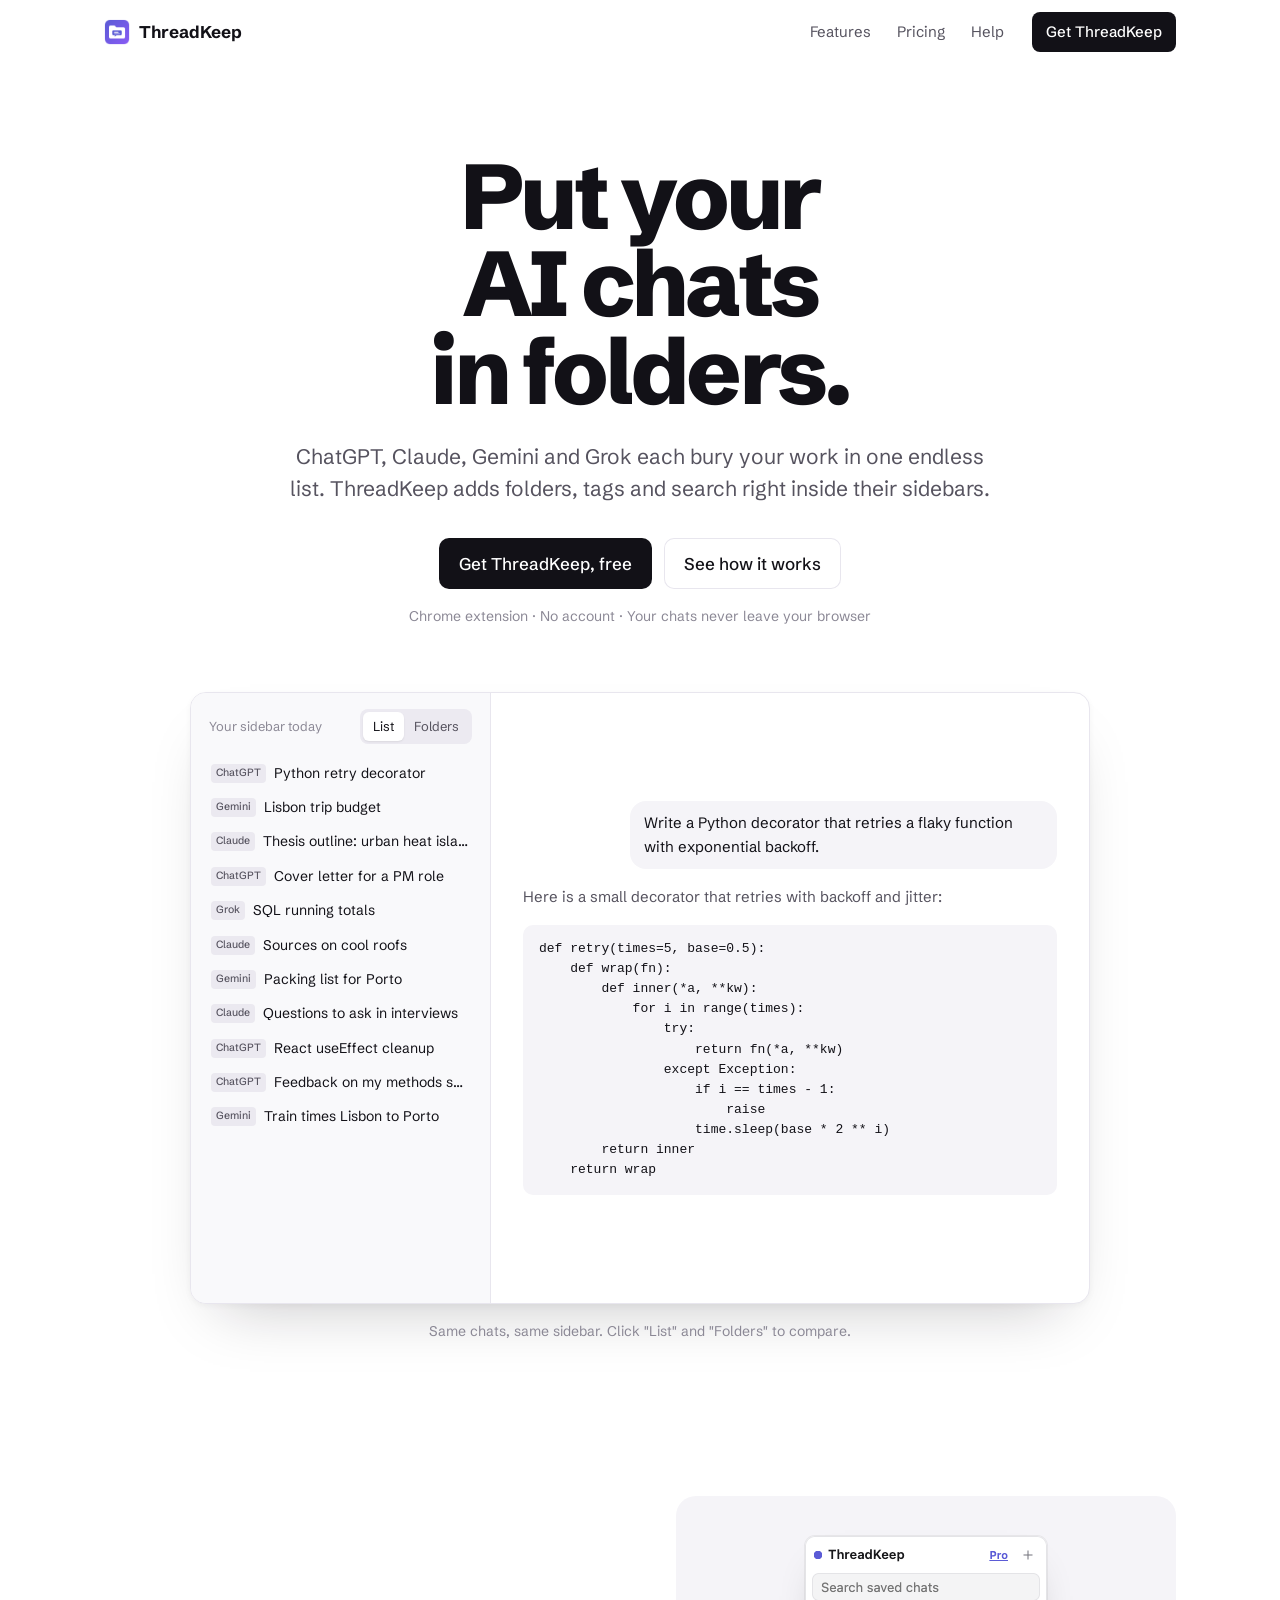
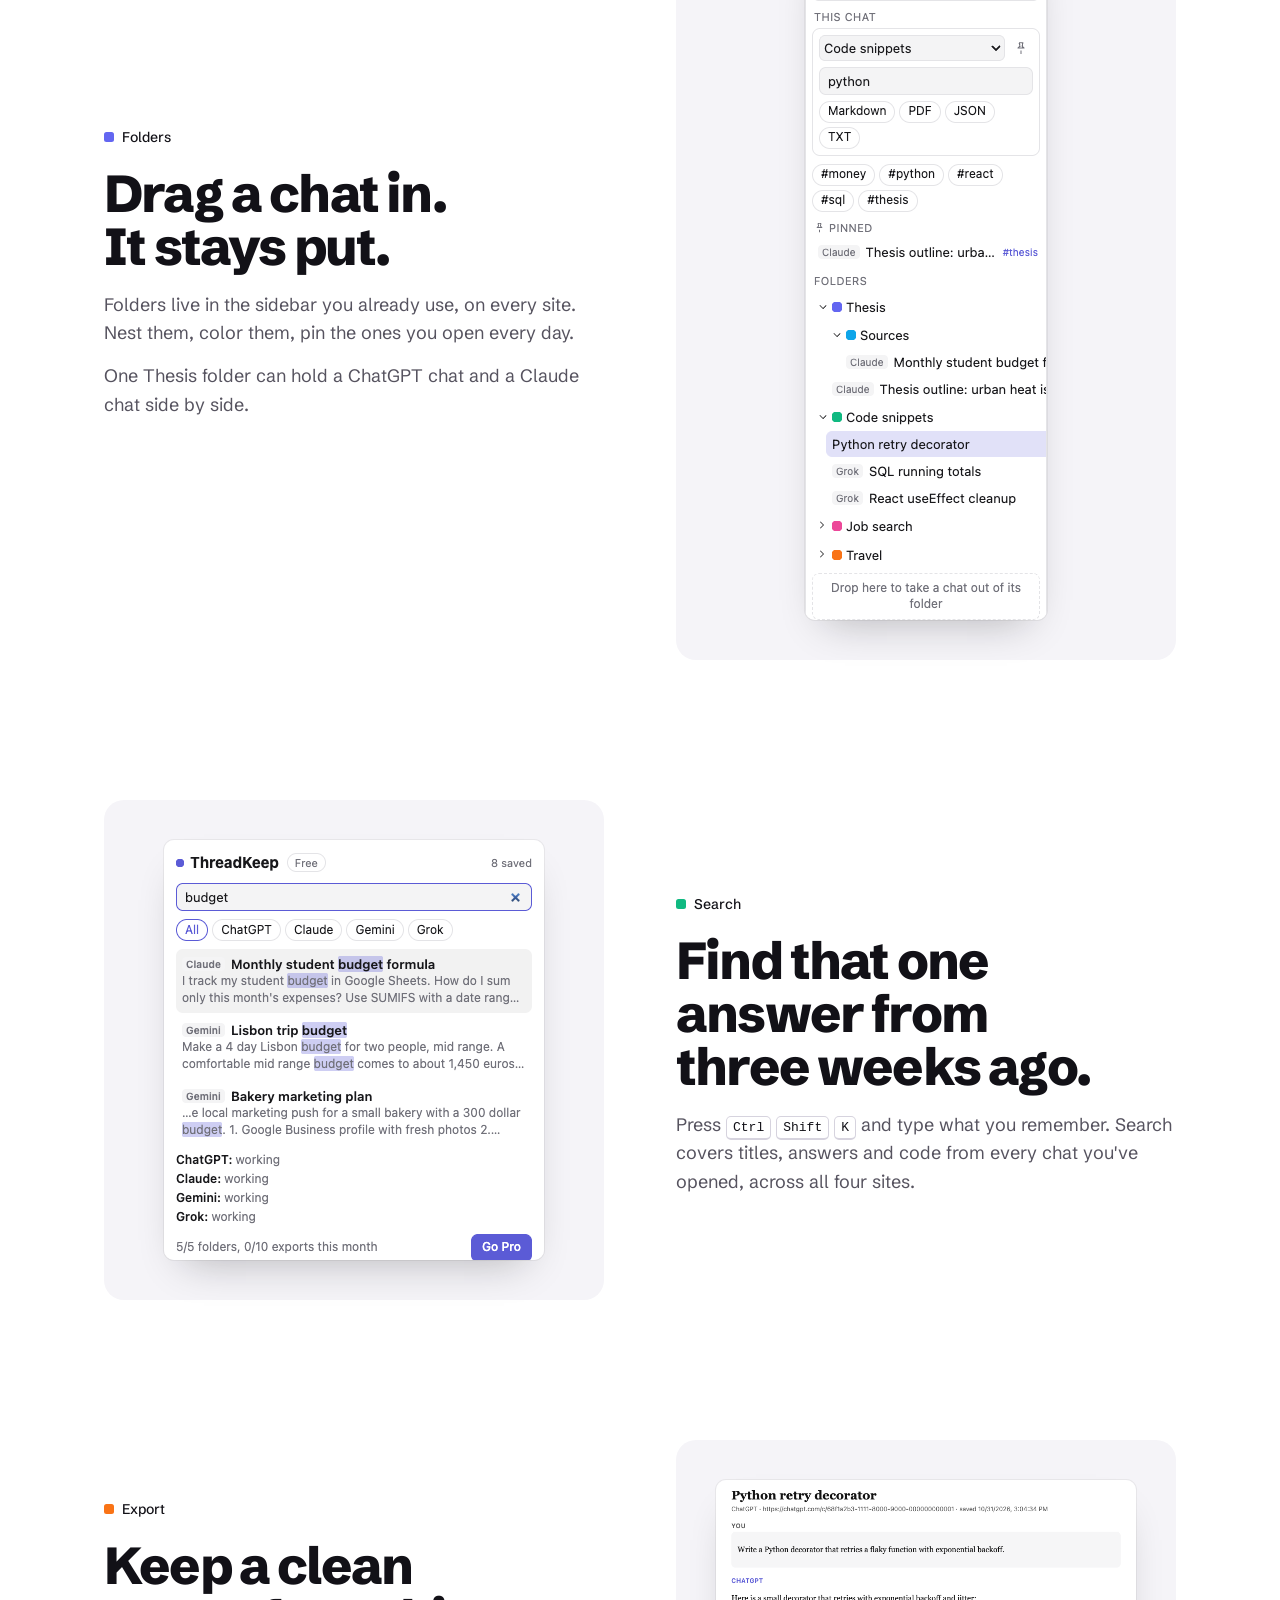
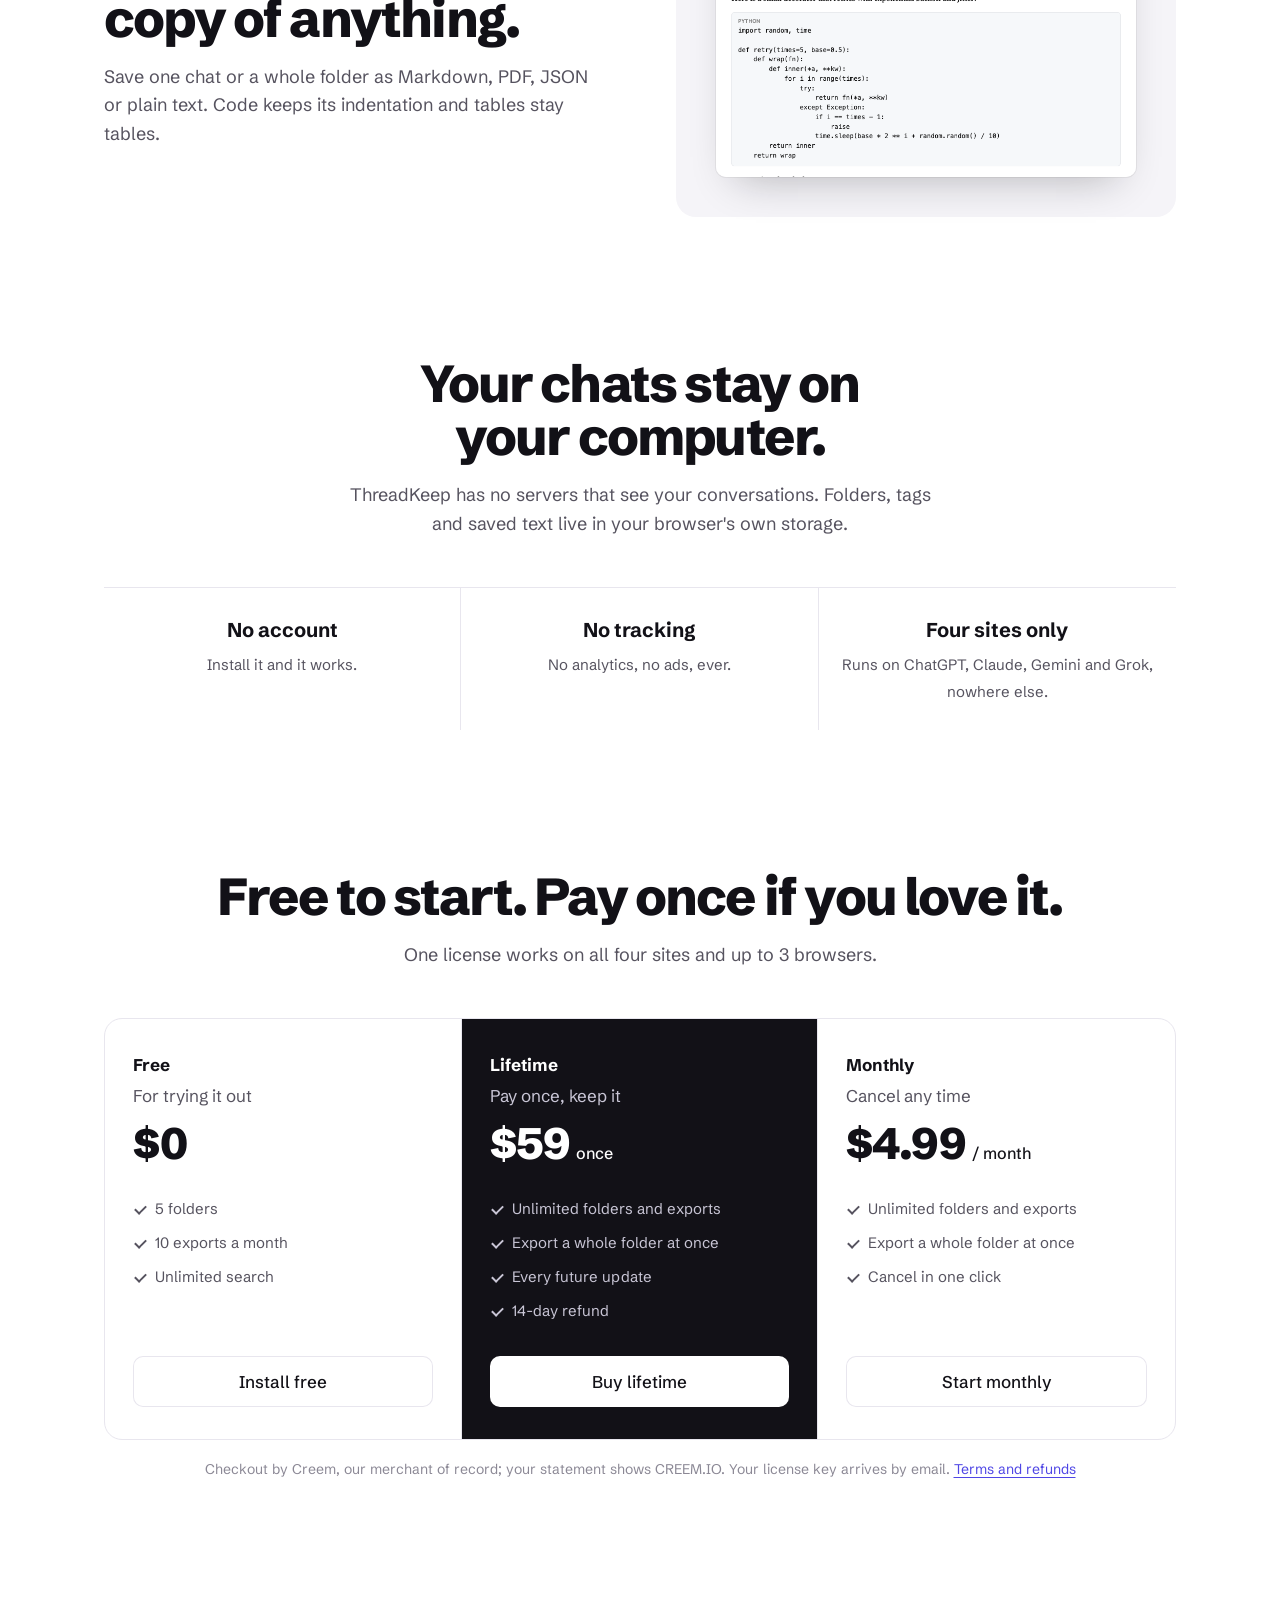
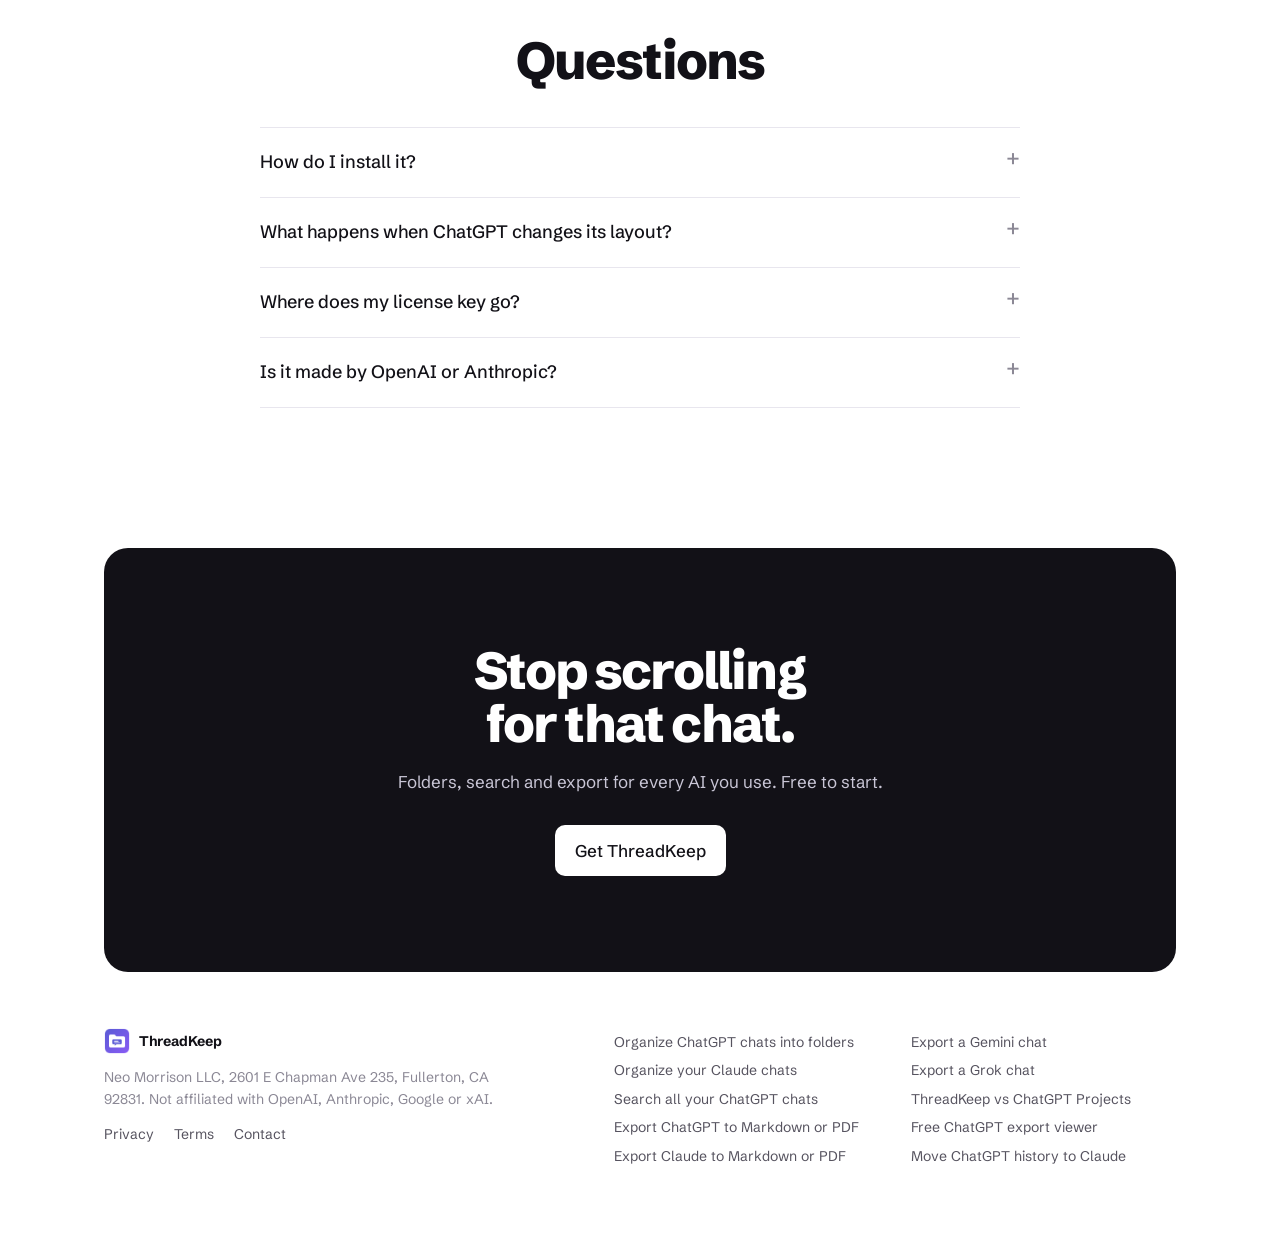
<file: index.html>
<!doctype html>
<html lang="en"><head><meta charset="utf-8"><meta name="viewport" content="width=device-width, initial-scale=1">
<title>ThreadKeep: folders for ChatGPT, Claude, Gemini and Grok</title>
<meta name="description" content="Folders, tags, search and export for ChatGPT, Claude, Gemini and Grok chats. Stored on your device. No account.">
<link rel="canonical" href="https://threadkeep.neomorrison.com/">
<link rel="icon" href="icon-128.png">
<link rel="preconnect" href="https://fonts.googleapis.com"><link rel="preconnect" href="https://fonts.gstatic.com" crossorigin>
<link href="https://fonts.googleapis.com/css2?family=Schibsted+Grotesk:wght@400;500;700;800&display=swap" rel="stylesheet">
<style>
:root{--ink:#121117;--soft:#56535f;--faint:#8b8895;--rule:#e8e6ee;--wash:#f5f4f8;--a:#4f46e5;
--thesis:#6366f1;--code:#10b981;--travel:#f97316;--jobs:#ec4899;--ease:cubic-bezier(.16,1,.3,1)}
*{box-sizing:border-box}
html{scroll-behavior:smooth}
body{margin:0;background:#fff;color:var(--ink);font:400 17px/1.6 "Schibsted Grotesk",system-ui,sans-serif}
::selection{background:#dcd9fb}
a{color:var(--a);text-underline-offset:3px}
:focus-visible{outline:2px solid var(--a);outline-offset:3px;border-radius:4px}
.wrap{max-width:1120px;margin:0 auto;padding:0 24px}

header{position:sticky;top:0;z-index:5;background:rgba(255,255,255,.92);backdrop-filter:saturate(1.4) blur(10px);border-bottom:1px solid transparent;transition:border-color .3s}
header.scrolled{border-bottom-color:var(--rule)}
.bar{display:flex;align-items:center;gap:28px;height:64px}
.brand{display:flex;align-items:center;gap:9px;font-weight:700;color:var(--ink);text-decoration:none;margin-right:auto}
.brand img{width:26px;height:26px;border-radius:6px}
.bar nav a{color:var(--soft);text-decoration:none;font-size:15px}.bar nav a:hover{color:var(--ink)}
.bar nav{display:flex;gap:26px}
.btn{display:inline-flex;align-items:center;gap:8px;background:var(--ink);color:#fff;padding:12px 20px;border-radius:10px;font-weight:500;text-decoration:none;transition:transform .2s var(--ease),background .2s}
.btn:hover{background:#2c2a35;transform:translateY(-1px)}
.btn.small{padding:8px 14px;font-size:15px;border-radius:8px}
.btn.ghost{background:none;color:var(--ink);box-shadow:inset 0 0 0 1px var(--rule)}.btn.ghost:hover{background:var(--wash)}

.hero{text-align:center;padding-top:88px}
h1{font-size:clamp(46px,8vw,92px);line-height:.95;font-weight:800;letter-spacing:-.04em;margin:0 auto 26px;max-width:11ch;text-wrap:balance}
.lede{font-size:clamp(18px,2vw,21px);line-height:1.5;color:var(--soft);max-width:34em;margin:0 auto 34px}
.ctas{display:flex;justify-content:center;flex-wrap:wrap;gap:12px}
.fine{font-size:14px;color:var(--faint);margin-top:16px}
.sites{display:flex;justify-content:center;flex-wrap:wrap;gap:8px 22px;margin-top:22px;font-size:15px;color:var(--soft);font-weight:500}

/* The demo: one long list sorts itself into folders. */
.stage{margin:64px auto 0;max-width:900px;display:grid;grid-template-columns:300px 1fr;border:1px solid var(--rule);border-radius:16px;overflow:hidden;box-shadow:0 30px 60px -30px rgba(18,17,23,.25),0 2px 6px rgba(18,17,23,.04);text-align:left;background:#fff}
.side{background:#f9f9fb;border-right:1px solid var(--rule);padding:16px 12px;height:610px;overflow:hidden}
.side .top{display:flex;align-items:center;justify-content:space-between;padding:0 6px 12px;font-size:13px;color:var(--faint)}
.toggle{display:inline-flex;background:#eceaf1;border-radius:8px;padding:3px}
.toggle button{font:inherit;font-size:13px;border:0;background:none;padding:4px 10px;border-radius:6px;color:var(--soft);cursor:pointer}
.toggle button[aria-pressed=true]{background:#fff;color:var(--ink);box-shadow:0 1px 2px rgba(0,0,0,.08)}
.list{position:relative}
.fh{display:flex;align-items:center;gap:8px;font-size:14px;font-weight:700;padding:10px 6px 4px;opacity:0;transition:opacity .4s}
.sorted .fh{opacity:1}
.fh .n{margin-left:auto;font-weight:500;color:var(--faint);font-size:12px}
.sq{width:10px;height:10px;border-radius:2.5px;flex:none}
.chat{display:flex;align-items:center;gap:8px;font-size:14px;padding:6px 8px;border-radius:7px;white-space:nowrap;overflow:hidden;will-change:transform}
.sorted .chat{padding-left:24px}
.chat:hover{background:#efeef4}
.chat .t{overflow:hidden;text-overflow:ellipsis}
.tag{flex:none;font-size:10.5px;font-weight:500;color:var(--soft);background:#ebe9f0;border-radius:4px;padding:1px 5px}
.main{padding:28px 32px;display:flex;flex-direction:column;justify-content:center;gap:16px}
.main .q{align-self:flex-end;background:var(--wash);border-radius:16px;padding:10px 14px;max-width:80%;font-size:15px}
.main .a{font-size:15px;color:var(--soft);line-height:1.6}
.main pre{margin:0;background:var(--wash);border-radius:10px;padding:14px 16px;font:13px/1.55 ui-monospace,SFMono-Regular,Menlo,monospace;color:var(--ink);overflow:hidden}
.caption{text-align:center;font-size:14px;color:var(--faint);margin-top:16px}

section.feat{padding:140px 0 0}
.feat .row{display:grid;grid-template-columns:1fr 1fr;gap:72px;align-items:center}
.feat.flip .copy{order:2}
h2{font-size:clamp(34px,4.4vw,52px);line-height:1.02;font-weight:800;letter-spacing:-.035em;margin:0 0 18px;text-wrap:balance}
.copy p{color:var(--soft);font-size:18px;margin:0 0 14px;max-width:30em}
.copy .chip{display:inline-flex;align-items:center;gap:8px;font-size:14px;font-weight:500;color:var(--ink);margin-bottom:18px}
kbd{font:500 13px/1 ui-monospace,SFMono-Regular,Menlo,monospace;border:1px solid #d6d3de;border-bottom-width:2px;border-radius:5px;padding:3px 6px;color:var(--ink)}
.pic{background:var(--wash);border-radius:20px;padding:40px;display:flex;justify-content:center;align-items:center}
.pic img{display:block;max-width:100%;height:auto;border-radius:10px;box-shadow:0 20px 40px -20px rgba(18,17,23,.3),0 0 0 1px rgba(18,17,23,.06)}

.private{padding-top:140px;text-align:center}
.private h2{max-width:14ch;margin:0 auto 18px}
.private p{color:var(--soft);font-size:18px;max-width:34em;margin:0 auto}
.facts{display:grid;grid-template-columns:repeat(3,1fr);margin-top:48px;border-top:1px solid var(--rule)}
.facts div{padding:26px 20px;border-right:1px solid var(--rule)}.facts div:last-child{border-right:0}
.facts b{display:block;font-size:20px;margin-bottom:4px}.facts span{color:var(--soft);font-size:15px}

#pricing{padding-top:140px;text-align:center;scroll-margin-top:64px}
.plans{display:grid;grid-template-columns:repeat(3,1fr);gap:0;margin-top:48px;text-align:left;border:1px solid var(--rule);border-radius:18px;overflow:hidden}
.plan{padding:32px 28px;border-right:1px solid var(--rule);display:flex;flex-direction:column}
.plan:last-child{border-right:0}
.plan.best{background:var(--ink);color:#fff}.plan.best .soft,.plan.best li{color:#c9c6d6}
.plan h3{margin:0 0 4px;font-size:17px}
.plan .p{font-size:44px;font-weight:800;letter-spacing:-.03em;line-height:1.1;margin:10px 0 2px}
.plan .p small{font-size:16px;font-weight:500;letter-spacing:0}
.plan ul{list-style:none;padding:0;margin:22px 0 28px;font-size:15px;color:var(--soft)}
.plan li{padding:5px 0 5px 22px;position:relative}
.plan li::before{content:"";position:absolute;left:2px;top:13px;width:9px;height:5px;border-left:2px solid currentColor;border-bottom:2px solid currentColor;transform:rotate(-45deg)}
.plan .btn{margin-top:auto;justify-content:center}
.plan.best .btn{background:#fff;color:var(--ink)}.plan.best .btn:hover{background:#ecebf2}
.soft{color:var(--soft)}
.note{font-size:14px;color:var(--faint);margin-top:18px}

#help{padding-top:140px;scroll-margin-top:64px}
.faq{max-width:760px;margin:40px auto 0}
details{border-top:1px solid var(--rule)}details:last-child{border-bottom:1px solid var(--rule)}
summary{cursor:pointer;padding:20px 0;font-weight:500;font-size:18px;list-style:none;display:flex;justify-content:space-between;gap:16px}
summary::-webkit-details-marker{display:none}
summary::after{content:"+";color:var(--faint);font-size:22px;line-height:1}details[open] summary::after{content:"−"}
details p{color:var(--soft);margin:0 0 20px}
.center{text-align:center}

.end{margin:140px 0 0;padding:96px 24px;background:var(--ink);color:#fff;border-radius:24px;text-align:center}
.end h2{color:#fff;max-width:13ch;margin:0 auto 18px}
.end p{color:#c9c6d6;margin:0 auto 30px;max-width:30em}
.end .btn{background:#fff;color:var(--ink)}

footer{padding:56px 0 64px;font-size:14px;color:var(--faint)}
.fcols{display:flex;flex-wrap:wrap;justify-content:space-between;gap:24px}
footer a{color:var(--soft);text-decoration:none;margin-right:20px}footer a:hover{color:var(--ink)}
.guides{columns:2;column-gap:32px;margin:0;padding:0;list-style:none;font-size:14px}.guides li{padding:3px 0}

@media (max-width:860px){
.bar nav{display:none}
.hero{padding-top:56px}
.stage{grid-template-columns:1fr}.main{display:none}.side{border-right:0}
section.feat{padding-top:96px}.feat .row{grid-template-columns:1fr;gap:36px}.feat.flip .copy{order:0}
.pic{padding:20px}
.facts,.plans{grid-template-columns:1fr}.facts div,.plan{border-right:0;border-bottom:1px solid var(--rule)}.plan:last-child{border-bottom:0}
.private,#pricing,#help{padding-top:96px}.end{margin-top:96px;padding:64px 20px}
.guides{columns:1}
}
@media (prefers-reduced-motion:reduce){html{scroll-behavior:auto}*{transition:none!important}}
</style></head>
<body>
<header id="top"><div class="wrap bar">
<a class="brand" href="./"><img src="icon-128.png" alt="">ThreadKeep</a>
<nav aria-label="Main"><a href="#features">Features</a><a href="#pricing">Pricing</a><a href="#help">Help</a></nav>
<a class="btn small" href="#pricing">Get ThreadKeep</a>
</div></header>

<main>
<div class="wrap hero">
<h1>Put your AI chats in folders.</h1>
<p class="lede">ChatGPT, Claude, Gemini and Grok each bury your work in one endless list. ThreadKeep adds folders, tags and search right inside their sidebars.</p>
<div class="ctas"><a class="btn" href="#pricing">Get ThreadKeep, free</a><a class="btn ghost" href="#features">See how it works</a></div>
<p class="fine">Chrome extension · No account · Your chats never leave your browser</p>

<div class="stage" aria-label="Demo: a chat sidebar sorting into folders">
<div class="side" id="demo">
<div class="top"><span id="state">Your sidebar today</span>
<div class="toggle" role="group" aria-label="Demo view"><button type="button" data-v="list" aria-pressed="true">List</button><button type="button" data-v="folders" aria-pressed="false">Folders</button></div></div>
<div class="list" id="list"></div>
</div>
<div class="main" aria-hidden="true">
<div class="q">Write a Python decorator that retries a flaky function with exponential backoff.</div>
<div class="a">Here is a small decorator that retries with backoff and jitter:</div>
<pre>def retry(times=5, base=0.5):
    def wrap(fn):
        def inner(*a, **kw):
            for i in range(times):
                try:
                    return fn(*a, **kw)
                except Exception:
                    if i == times - 1:
                        raise
                    time.sleep(base * 2 ** i)
        return inner
    return wrap</pre>
</div>
</div>
<p class="caption">Same chats, same sidebar. Click "List" and "Folders" to compare.</p>
</div>

<div class="wrap" id="features">
<section class="feat"><div class="row">
<div class="copy">
<span class="chip"><span class="sq" style="background:var(--thesis)"></span>Folders</span>
<h2>Drag a chat in. It stays put.</h2>
<p>Folders live in the sidebar you already use, on every site. Nest them, color them, pin the ones you open every day.</p>
<p>One Thesis folder can hold a ChatGPT chat and a Claude chat side by side.</p>
</div>
<div class="pic"><img src="shots/panel.png" width="242" height="684" alt="ThreadKeep's folder panel inside the ChatGPT sidebar" loading="lazy"></div>
</div></section>

<section class="feat flip"><div class="row">
<div class="copy">
<span class="chip"><span class="sq" style="background:var(--code)"></span>Search</span>
<h2>Find that one answer from three weeks ago.</h2>
<p>Press <kbd>Ctrl</kbd> <kbd>Shift</kbd> <kbd>K</kbd> and type what you remember. Search covers titles, answers and code from every chat you've opened, across all four sites.</p>
</div>
<div class="pic"><img src="shots/search.png" width="380" height="420" alt="Search results for the word budget across Claude and Gemini chats" loading="lazy"></div>
</div></section>

<section class="feat"><div class="row">
<div class="copy">
<span class="chip"><span class="sq" style="background:var(--travel)"></span>Export</span>
<h2>Keep a clean copy of anything.</h2>
<p>Save one chat or a whole folder as Markdown, PDF, JSON or plain text. Code keeps its indentation and tables stay tables.</p>
</div>
<div class="pic"><img src="shots/export.png" width="820" height="580" alt="A chat exported as a printable page with its code block intact" loading="lazy"></div>
</div></section>
</div>

<div class="wrap private">
<h2>Your chats stay on your computer.</h2>
<p>ThreadKeep has no servers that see your conversations. Folders, tags and saved text live in your browser's own storage.</p>
<div class="facts">
<div><b>No account</b><span>Install it and it works.</span></div>
<div><b>No tracking</b><span>No analytics, no ads, ever.</span></div>
<div><b>Four sites only</b><span>Runs on ChatGPT, Claude, Gemini and Grok, nowhere else.</span></div>
</div>
</div>

<div class="wrap" id="pricing">
<h2>Free to start. Pay once if you love it.</h2>
<p class="soft" style="font-size:18px;margin:0">One license works on all four sites and up to 3 browsers.</p>
<div class="plans">
<div class="plan"><h3>Free</h3><span class="soft">For trying it out</span><div class="p">$0</div>
<ul><li>5 folders</li><li>10 exports a month</li><li>Unlimited search</li></ul>
<a class="btn ghost" href="#help">Install free</a></div>
<div class="plan best"><h3>Lifetime</h3><span class="soft">Pay once, keep it</span><div class="p">$59 <small>once</small></div>
<ul><li>Unlimited folders and exports</li><li>Export a whole folder at once</li><li>Every future update</li><li>14-day refund</li></ul>
<a class="btn" href="https://license-live-production.up.railway.app/buy/lifetime">Buy lifetime</a></div>
<div class="plan"><h3>Monthly</h3><span class="soft">Cancel any time</span><div class="p">$4.99 <small>/ month</small></div>
<ul><li>Unlimited folders and exports</li><li>Export a whole folder at once</li><li>Cancel in one click</li></ul>
<a class="btn ghost" href="https://license-live-production.up.railway.app/buy/monthly">Start monthly</a></div>
</div>
<p class="note">Checkout by Creem, our merchant of record; your statement shows CREEM.IO. Your license key arrives by email. <a href="terms.html">Terms and refunds</a></p>
</div>

<div class="wrap" id="help">
<h2 class="center">Questions</h2>
<div class="faq">
<details><summary>How do I install it?</summary><p>ThreadKeep is in Chrome Web Store review right now. The install button goes live here the day it's approved. Want a nudge when it does? Email <a href="mailto:contact@neomorrison.com?subject=Tell%20me%20when%20ThreadKeep%20is%20live">contact@neomorrison.com</a>.</p></details>
<details><summary>What happens when ChatGPT changes its layout?</summary><p>ThreadKeep checks the page every time it loads. If something moved, it steps aside and says a fix is coming instead of breaking the site, and the fix ships within hours as a small data update.</p></details>
<details><summary>Where does my license key go?</summary><p>It's emailed right after checkout. Paste it into ThreadKeep's settings under "Enter license key".</p></details>
<details><summary>Is it made by OpenAI or Anthropic?</summary><p>No. ThreadKeep is an independent tool from Neo Morrison LLC.</p></details>
</div>
</div>

<div class="wrap"><div class="end">
<h2>Stop scrolling for that chat.</h2>
<p>Folders, search and export for every AI you use. Free to start.</p>
<a class="btn" href="#pricing">Get ThreadKeep</a>
</div></div>
</main>

<footer><div class="wrap fcols">
<div><a class="brand" href="./" style="margin-bottom:12px"><img src="icon-128.png" alt="">ThreadKeep</a>
<p style="max-width:28em;margin:12px 0">Neo Morrison LLC, 2601 E Chapman Ave 235, Fullerton, CA 92831. Not affiliated with OpenAI, Anthropic, Google or xAI.</p>
<a href="privacy.html">Privacy</a><a href="terms.html">Terms</a><a href="mailto:contact@neomorrison.com">Contact</a></div>
<ul class="guides">
<li><a href="organize-chatgpt-chats-into-folders.html">Organize ChatGPT chats into folders</a></li>
<li><a href="organize-claude-chats.html">Organize your Claude chats</a></li>
<li><a href="search-all-chatgpt-conversations.html">Search all your ChatGPT chats</a></li>
<li><a href="export-chatgpt-chat-to-markdown-pdf.html">Export ChatGPT to Markdown or PDF</a></li>
<li><a href="export-claude-chat-to-markdown-pdf.html">Export Claude to Markdown or PDF</a></li>
<li><a href="export-gemini-chat.html">Export a Gemini chat</a></li>
<li><a href="export-grok-conversation.html">Export a Grok chat</a></li>
<li><a href="threadkeep-vs-chatgpt-projects.html">ThreadKeep vs ChatGPT Projects</a></li>
<li><a href="export/">Free ChatGPT export viewer</a></li>
<li><a href="export/chatgpt-to-claude.html">Move ChatGPT history to Claude</a></li>
</ul>
</div></footer>

<script>
const FOLDERS = [
  { id: 'thesis', name: 'Thesis', color: 'var(--thesis)' },
  { id: 'code', name: 'Code snippets', color: 'var(--code)' },
  { id: 'travel', name: 'Travel', color: 'var(--travel)' },
  { id: 'jobs', name: 'Job search', color: 'var(--jobs)' },
];
const CHATS = [
  ['Python retry decorator', 'ChatGPT', 'code'],
  ['Lisbon trip budget', 'Gemini', 'travel'],
  ['Thesis outline: urban heat islands', 'Claude', 'thesis'],
  ['Cover letter for a PM role', 'ChatGPT', 'jobs'],
  ['SQL running totals', 'Grok', 'code'],
  ['Sources on cool roofs', 'Claude', 'thesis'],
  ['Packing list for Porto', 'Gemini', 'travel'],
  ['Questions to ask in interviews', 'Claude', 'jobs'],
  ['React useEffect cleanup', 'ChatGPT', 'code'],
  ['Feedback on my methods section', 'ChatGPT', 'thesis'],
  ['Train times Lisbon to Porto', 'Gemini', 'travel'],
];
const demo = document.getElementById('demo'), list = document.getElementById('list'), state = document.getElementById('state');
const rows = CHATS.map(([t, site, f], i) => {
  const el = document.createElement('div');
  el.className = 'chat'; el.dataset.f = f;
  el.innerHTML = `<span class="tag">${site}</span><span class="t"></span>`;
  el.querySelector('.t').textContent = t;
  return el;
});
const heads = Object.fromEntries(FOLDERS.map(f => {
  const h = document.createElement('div');
  h.className = 'fh';
  h.innerHTML = `<span class="sq" style="background:${f.color}"></span>${f.name}<span class="n">${CHATS.filter(c => c[2] === f.id).length}</span>`;
  return [f.id, h];
}));

function layout(sorted) {
  list.replaceChildren();
  if (sorted) for (const f of FOLDERS) { list.append(heads[f.id]); rows.filter(r => r.dataset.f === f.id).forEach(r => list.append(r)); }
  else rows.forEach(r => list.append(r));
  demo.classList.toggle('sorted', sorted);
  state.textContent = sorted ? 'With ThreadKeep' : 'Your sidebar today';
  demo.querySelectorAll('.toggle button').forEach(b => b.setAttribute('aria-pressed', String((b.dataset.v === 'folders') === sorted)));
}

const still = matchMedia('(prefers-reduced-motion: reduce)').matches;
let sorted = false;
function go(next) {
  if (next === sorted) return;
  const before = new Map(rows.map(r => [r, r.getBoundingClientRect()]));
  layout(next); sorted = next;
  if (still) return;
  rows.forEach((r, i) => {
    const a = before.get(r), b = r.getBoundingClientRect();
    r.animate([{ transform: `translate(${a.left - b.left}px, ${a.top - b.top}px)` }, { transform: 'none' }],
      { duration: 700, delay: i * 25, easing: 'cubic-bezier(.16,1,.3,1)', fill: 'backwards' });
  });
}
layout(false);
demo.querySelectorAll('.toggle button').forEach(b => b.addEventListener('click', () => { auto = false; go(b.dataset.v === 'folders'); }));
let auto = true;
new IntersectionObserver((es, o) => {
  if (es[0].isIntersecting) { o.disconnect(); setTimeout(() => auto && go(true), still ? 0 : 1100); }
}, { threshold: .6 }).observe(demo);

const header = document.querySelector('header');
addEventListener('scroll', () => header.classList.toggle('scrolled', scrollY > 8), { passive: true });
</script>
</body></html>
</file>
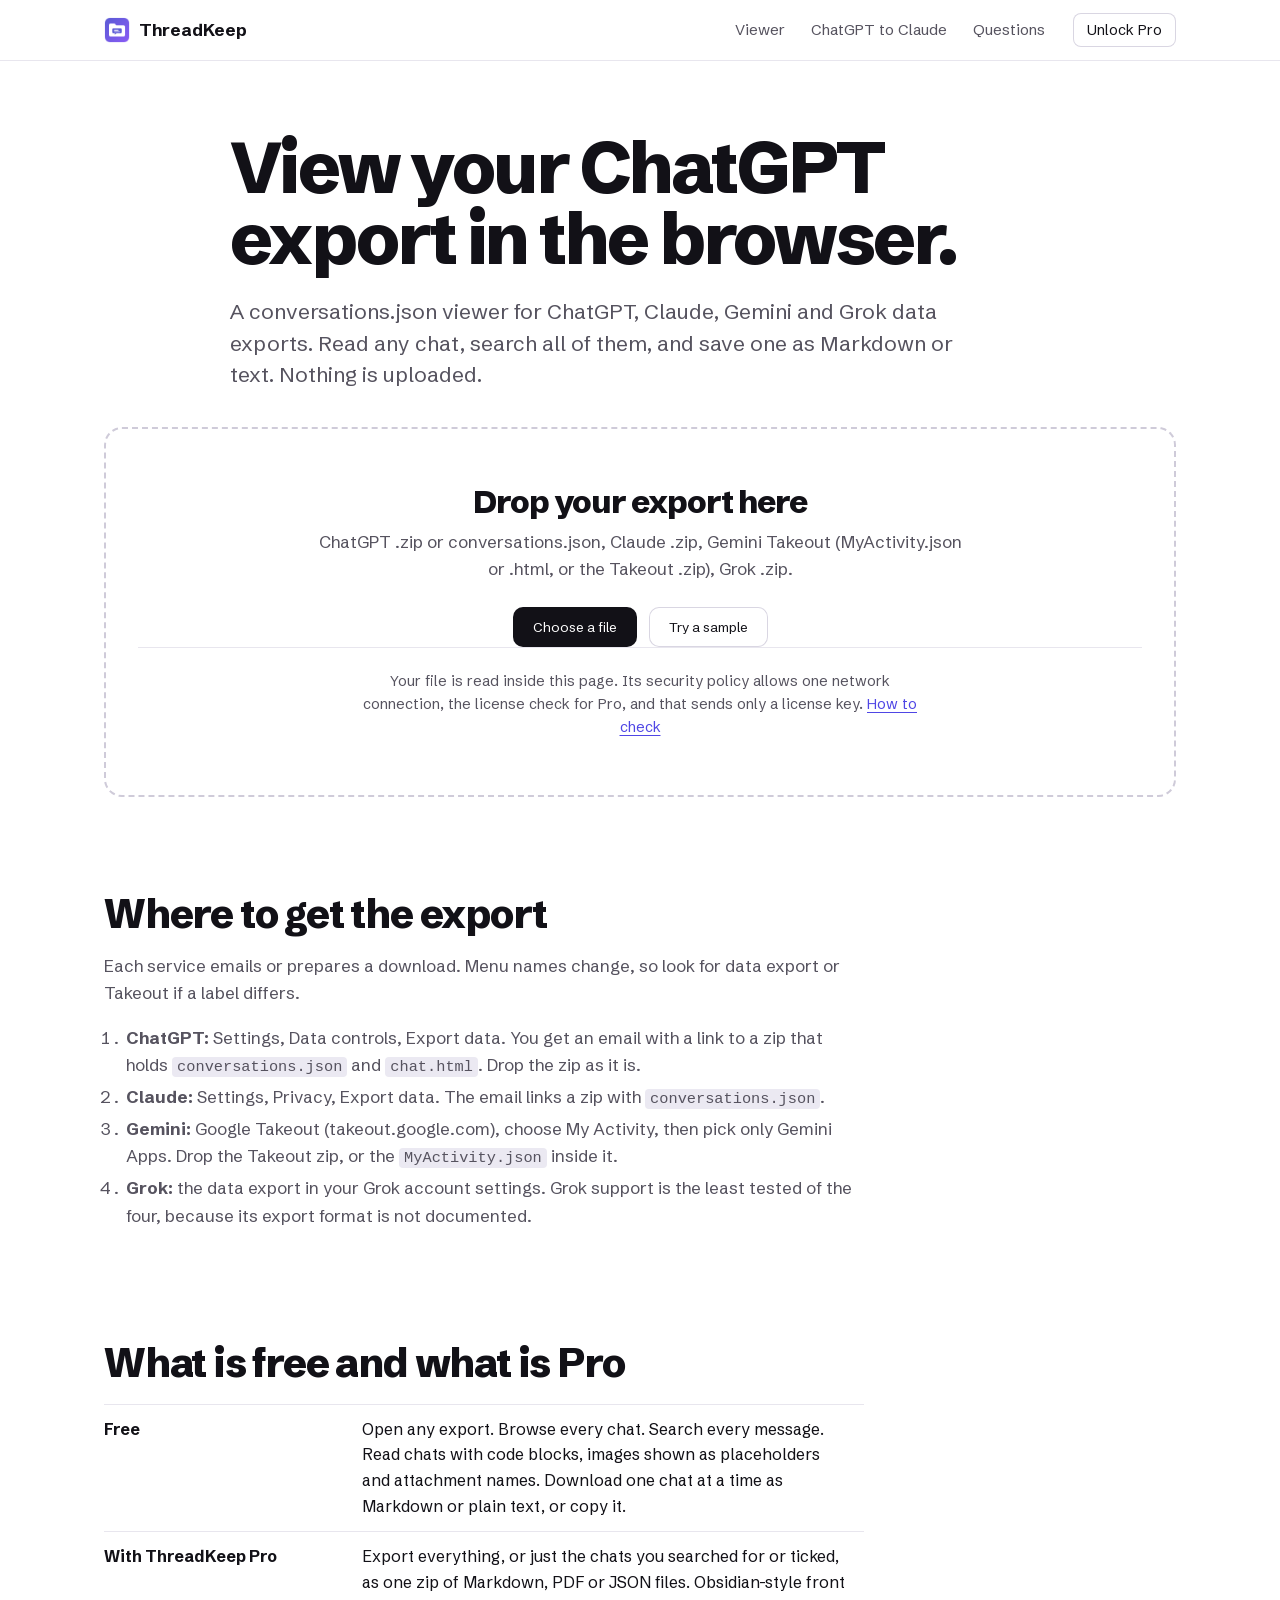
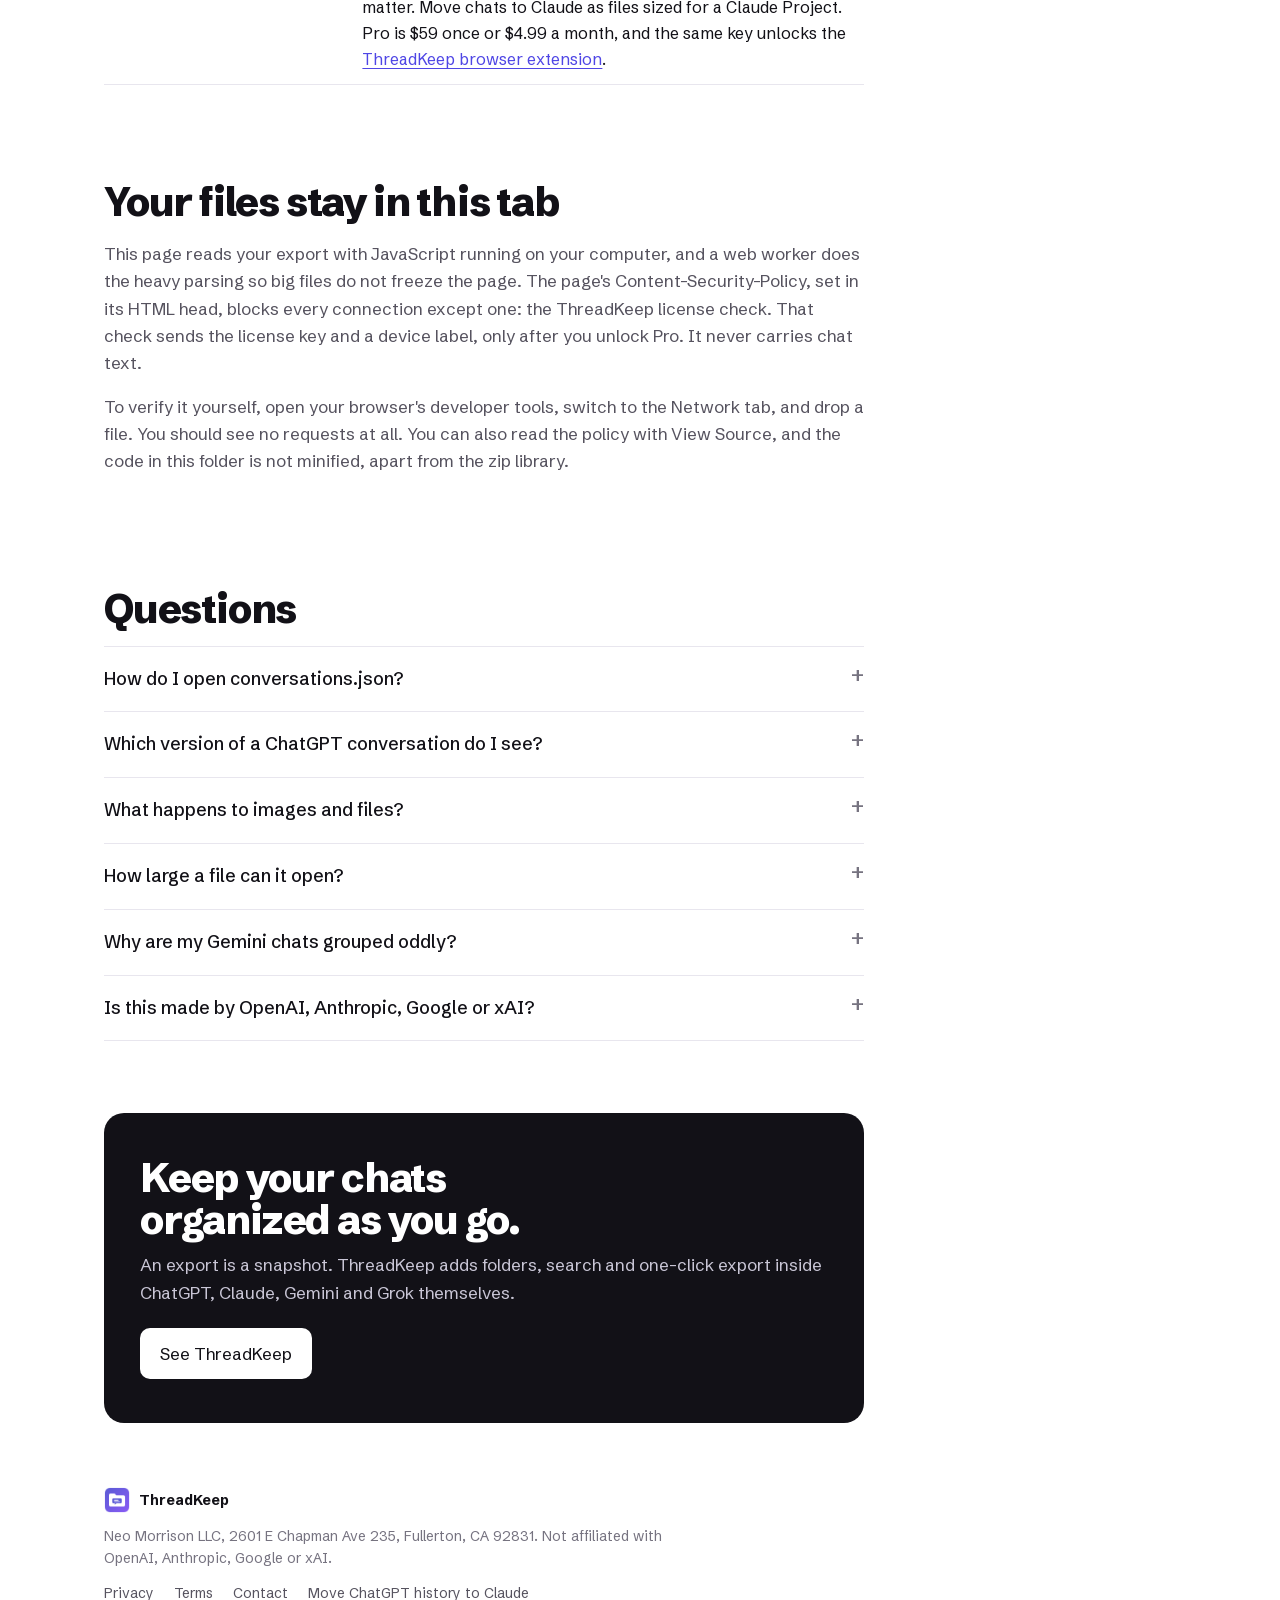
<file: export/index.html>
<!doctype html>
<html lang="en"><head><meta charset="utf-8">
<meta http-equiv="Content-Security-Policy" content="default-src 'none'; script-src 'self'; style-src 'self'; font-src 'self'; img-src 'self' data:; connect-src https://license-live-production.up.railway.app; worker-src blob:; base-uri 'none'; form-action 'none'; object-src 'none'; frame-src 'none'">
<meta name="viewport" content="width=device-width, initial-scale=1">
<title>ChatGPT Export Viewer: Open conversations.json, Search, Export to Markdown</title>
<meta name="description" content="Open your ChatGPT, Claude, Gemini or Grok export in the browser. Read and search every chat, export to Markdown. Free, and your files never leave your computer.">
<link rel="canonical" href="https://threadkeep.neomorrison.com/export/">
<link rel="icon" href="../icon-128.png">
<link rel="stylesheet" href="export.css">
<script type="application/ld+json">{
 "@context": "https://schema.org",
 "@type": "WebApplication",
 "name": "ThreadKeep Export Viewer",
 "url": "https://threadkeep.neomorrison.com/export/",
 "description": "Opens ChatGPT, Claude, Gemini and Grok data exports in the browser. Read, search and export chats to Markdown or text. Bulk export and a ChatGPT-to-Claude helper come with a ThreadKeep Pro license.",
 "applicationCategory": "UtilitiesApplication",
 "operatingSystem": "Any modern browser",
 "offers": {"@type": "Offer", "price": "0", "priceCurrency": "USD"},
 "publisher": {"@type": "Organization", "name": "Neo Morrison LLC", "url": "https://threadkeep.neomorrison.com/"}
}</script>
<script type="application/ld+json">{
 "@context": "https://schema.org",
 "@type": "FAQPage",
 "mainEntity": [
  {"@type": "Question", "name": "How do I open conversations.json from a ChatGPT export?", "acceptedAnswer": {"@type": "Answer", "text": "Drop the export zip, or the conversations.json inside it, onto the box on this page. The file is read in your browser and nothing is uploaded."}},
  {"@type": "Question", "name": "How do I export a ChatGPT conversation to Markdown?", "acceptedAnswer": {"@type": "Answer", "text": "Open your export here, pick the chat, and choose Download Markdown. Code blocks keep their language."}},
  {"@type": "Question", "name": "Does the viewer upload my chats?", "acceptedAnswer": {"@type": "Answer", "text": "No. The page's Content-Security-Policy blocks every network connection except the ThreadKeep license check, which only sends a license key."}}
 ]
}</script>
</head>
<body>
<header><div class="wrap bar">
<a class="brand" href="../"><img src="../icon-128.png" alt="">ThreadKeep</a>
<nav aria-label="Main"><a href="#tool">Viewer</a><a href="chatgpt-to-claude.html">ChatGPT to Claude</a><a href="#help">Questions</a></nav>
<button class="btn small ghost" id="btnPro" type="button"><span data-pro-label>Unlock Pro</span></button>
</div></header>

<main>
<div class="wrap top">
<h1>View your ChatGPT export in the browser.</h1>
<p class="lede">A conversations.json viewer for ChatGPT, Claude, Gemini and Grok data exports. Read any chat, search all of them, and save one as Markdown or text. Nothing is uploaded.</p>
</div>

<div class="wrap" id="tool">
<div class="drop" id="drop">
<div class="idle">
<h2>Drop your export here</h2>
<p class="formats">ChatGPT .zip or conversations.json, Claude .zip, Gemini Takeout (MyActivity.json or .html, or the Takeout .zip), Grok .zip.</p>
<div class="row">
<button class="btn" id="pick" type="button">Choose a file</button>
<button class="btn ghost" id="sample" type="button">Try a sample</button>
</div>
<input id="file" type="file" accept=".zip,.json,.html,application/zip,application/json,text/html" hidden>
<p class="private">Your file is read inside this page. Its security policy allows one network connection, the license check for Pro, and that sends only a license key. <a href="#private">How to check</a></p>
</div>
<div class="busy" role="status"><p id="busy"></p><progress id="progress" hidden></progress></div>
</div>
<p class="status" id="status" role="status" hidden></p>

<div class="work" id="work" hidden>
<div class="wbar">
<span class="name" id="fileName"></span><span class="counts" id="counts"></span>
<span id="gapRow" hidden><label class="fine" for="gap">Gemini sessions: </label><select id="gap" class="auto"><option value="30">30 min gap</option><option value="120">2 hour gap</option><option value="0">Each prompt alone</option></select></span>
<button class="btn small ghost" id="another" type="button">Open another file</button>
</div>
<div class="cols">
<aside class="listpane" aria-label="Chats">
<div class="filters">
<input type="search" id="q" placeholder="Search every message" aria-label="Search every message" autocomplete="off">
<div class="frow">
<select id="fSource" aria-label="Source" hidden></select>
<select id="sort" aria-label="Sort"><option value="rel" hidden>Best match</option><option value="new" selected>Newest first</option><option value="old">Oldest first</option><option value="az">Title A to Z</option><option value="long">Most messages</option></select>
</div>
<div class="frow"><label>From<input type="date" id="fFrom"></label><label>To<input type="date" id="fTo"></label></div>
</div>
<div class="selbar"><label><input type="checkbox" id="selAll" aria-label="Select all chats in the list"></label><span class="grow" id="selCount"></span><span id="shownCount"></span><span id="searching" class="fine" hidden>Searching...</span></div>
<ul class="list" id="list"></ul>
<button class="btn ghost small more" id="more" type="button" hidden></button>
<div class="acts"><button class="btn small" id="btnExport" type="button">Export selection <span class="lock">Pro</span></button><button class="btn small" id="btnClaude" type="button">Move to Claude <span class="lock">Pro</span></button></div>
</aside>
<section class="reader" id="reader" aria-live="polite"></section>
</div>
</div>
</div>

<dialog id="dlgExport"><div class="dlg">
<button class="btn small ghost x" data-close type="button">Close</button>
<h2>Export many chats</h2>
<div class="locked">
<p class="soft">Bulk export is part of ThreadKeep Pro. Reading, searching and one chat at a time stay free.</p>
<form class="keyform" autocomplete="off"><input type="text" name="key" placeholder="License key" aria-label="License key" spellcheck="false"><button class="btn" type="submit">Unlock</button></form>
<p class="err" role="alert"></p>
<p class="buy">No key yet? <a href="https://license-live-production.up.railway.app/buy/lifetime">$59 once</a> or <a href="https://license-live-production.up.railway.app/buy/monthly">$4.99 a month</a>. The same license unlocks the ThreadKeep extension.</p>
</div>
<form class="unlocked opts" id="formExport">
<p class="soft">Builds a zip in your browser.</p>
<fieldset><legend>Which chats</legend>
<label class="opt"><input type="radio" name="scope" value="selected"> <span></span></label>
<label class="opt"><input type="radio" name="scope" value="shown"> <span></span></label>
<label class="opt"><input type="radio" name="scope" value="all"> <span></span></label>
</fieldset>
<fieldset><legend>Format</legend>
<select name="format" aria-label="Format"><option value="md">Markdown, one file per chat</option><option value="pdf">PDF, one file per chat</option><option value="json">JSON, one file per chat plus an index</option></select>
<label class="opt"><input type="checkbox" name="frontmatter"> Add Obsidian-style front matter to Markdown (title, source, dates, tags)</label>
</fieldset>
<div class="go"><button class="btn" type="submit">Build zip</button></div>
<p class="out" role="status"></p>
</form>
</div></dialog>

<dialog id="dlgClaude"><div class="dlg">
<button class="btn small ghost x" data-close type="button">Close</button>
<h2>Move chats to Claude</h2>
<div class="locked">
<p class="soft">This makes files you can add to a Claude Project, with steps for adding them. It is part of ThreadKeep Pro. <a href="chatgpt-to-claude.html">How it works</a>.</p>
<form class="keyform" autocomplete="off"><input type="text" name="key" placeholder="License key" aria-label="License key" spellcheck="false"><button class="btn" type="submit">Unlock</button></form>
<p class="err" role="alert"></p>
<p class="buy">No key yet? <a href="https://license-live-production.up.railway.app/buy/lifetime">$59 once</a> or <a href="https://license-live-production.up.railway.app/buy/monthly">$4.99 a month</a>.</p>
</div>
<form class="unlocked opts" id="formClaude">
<p class="soft">Builds Markdown files sized for a Claude Project, newest chats first.</p>
<fieldset><legend>Which chats</legend>
<label class="opt"><input type="radio" name="scope" value="selected"> <span></span></label>
<label class="opt"><input type="radio" name="scope" value="shown"> <span></span></label>
<label class="opt"><input type="radio" name="scope" value="all"> <span></span></label>
</fieldset>
<fieldset><legend>Files</legend>
<label class="opt"><input type="radio" name="mode" value="combined" checked> A few combined files</label>
<label class="opt"><input type="radio" name="mode" value="perChat"> One file per chat</label>
</fieldset>
<fieldset><legend>Size limit for everything together</legend>
<select name="budget" aria-label="Total size"><option value="150000" selected>About 150,000 tokens (fits Claude's context window)</option><option value="500000">About 500,000 tokens (needs project search)</option><option value="1000000">About 1,000,000 tokens (needs project search)</option><option value="0">No limit</option></select>
<p class="fine">Tokens are estimated at 4 characters each. Anthropic sets the real limits and can change them.</p>
</fieldset>
<fieldset><legend>Largest single file</legend>
<select name="filesize" aria-label="Largest file"><option value="250000">250 KB</option><option value="600000" selected>600 KB</option><option value="2000000">2 MB</option></select>
<label class="opt"><input type="checkbox" name="compact" checked> Compact: leave out tool output and shorten very long messages</label>
</fieldset>
<div class="go"><button class="btn" type="submit">Build files for Claude</button></div>
<p class="out" role="status"></p>
</form>
</div></dialog>

<dialog id="dlgLicense"><div class="dlg">
<button class="btn small ghost x" data-close type="button">Close</button>
<h2>ThreadKeep Pro</h2>
<div class="locked">
<p class="soft">Pro unlocks bulk export (Markdown, PDF, JSON), exporting a filtered set, and the move to Claude. Paste the key from your purchase email.</p>
<form class="keyform" autocomplete="off"><input type="text" name="key" placeholder="License key" aria-label="License key" spellcheck="false"><button class="btn" type="submit">Unlock</button></form>
<p class="err" role="alert"></p>
<p class="buy"><a href="https://license-live-production.up.railway.app/buy/lifetime">$59 once</a> or <a href="https://license-live-production.up.railway.app/buy/monthly">$4.99 a month</a>. A key works on up to 3 devices, and this browser uses one.</p>
</div>
<div class="unlocked">
<p class="soft" id="keyInfo"></p>
<p>Pro is unlocked on this browser.</p>
<button class="btn ghost" id="removeKey" type="button">Remove the key from this browser</button>
</div>
</div></dialog>

<div class="wrap">
<section class="prose" id="get">
<h2>Where to get the export</h2>
<p>Each service emails or prepares a download. Menu names change, so look for data export or Takeout if a label differs.</p>
<ol>
<li><strong>ChatGPT:</strong> Settings, Data controls, Export data. You get an email with a link to a zip that holds <code class="i">conversations.json</code> and <code class="i">chat.html</code>. Drop the zip as it is.</li>
<li><strong>Claude:</strong> Settings, Privacy, Export data. The email links a zip with <code class="i">conversations.json</code>.</li>
<li><strong>Gemini:</strong> Google Takeout (takeout.google.com), choose My Activity, then pick only Gemini Apps. Drop the Takeout zip, or the <code class="i">MyActivity.json</code> inside it.</li>
<li><strong>Grok:</strong> the data export in your Grok account settings. Grok support is the least tested of the four, because its export format is not documented.</li>
</ol>
</section>

<section class="prose" id="plans">
<h2>What is free and what is Pro</h2>
<table class="cmp">
<tr><th>Free</th><td>Open any export. Browse every chat. Search every message. Read chats with code blocks, images shown as placeholders and attachment names. Download one chat at a time as Markdown or plain text, or copy it.</td></tr>
<tr><th>With ThreadKeep Pro</th><td>Export everything, or just the chats you searched for or ticked, as one zip of Markdown, PDF or JSON files. Obsidian-style front matter. Move chats to Claude as files sized for a Claude Project. Pro is $59 once or $4.99 a month, and the same key unlocks the <a href="../">ThreadKeep browser extension</a>.</td></tr>
</table>
</section>

<section class="prose" id="private">
<h2>Your files stay in this tab</h2>
<p>This page reads your export with JavaScript running on your computer, and a web worker does the heavy parsing so big files do not freeze the page. The page's Content-Security-Policy, set in its HTML head, blocks every connection except one: the ThreadKeep license check. That check sends the license key and a device label, only after you unlock Pro. It never carries chat text.</p>
<p>To verify it yourself, open your browser's developer tools, switch to the Network tab, and drop a file. You should see no requests at all. You can also read the policy with View Source, and the code in this folder is not minified, apart from the zip library.</p>
</section>

<section class="prose" id="help">
<h2>Questions</h2>
<details><summary>How do I open conversations.json?</summary><p>Drop the ChatGPT export zip, or the conversations.json from inside it, onto the box above. Newer ChatGPT exports can split chats across several files such as conversations-000.json, and the viewer reads them all.</p></details>
<details><summary>Which version of a ChatGPT conversation do I see?</summary><p>ChatGPT stores a conversation as a tree, because editing a message or regenerating an answer creates a new branch. The viewer follows the branch you were last on, which is what you saw in ChatGPT. Older versions of edited messages are not shown.</p></details>
<details><summary>What happens to images and files?</summary><p>Images appear as a placeholder with the file name, and attachments are listed by name, size and type. The files inside your zip are not extracted in this version.</p></details>
<details><summary>How large a file can it open?</summary><p>The conversations file is read as a stream, so a single JSON file of several hundred megabytes works. A zip is loaded into memory first, and browsers cap that at about 2 GB. If a very large zip fails, unzip it and drop conversations.json instead.</p></details>
<details><summary>Why are my Gemini chats grouped oddly?</summary><p>Google's Takeout lists each prompt and answer as a separate activity with no conversation id. The viewer groups prompts that are close together in time into one session. You can change the gap, or show each prompt alone.</p></details>
<details><summary>Is this made by OpenAI, Anthropic, Google or xAI?</summary><p>No. It is a free tool from the makers of ThreadKeep, an independent product from Neo Morrison LLC.</p></details>
</section>

<div class="cta">
<h2>Keep your chats organized as you go.</h2>
<p>An export is a snapshot. ThreadKeep adds folders, search and one-click export inside ChatGPT, Claude, Gemini and Grok themselves.</p>
<a class="btn" href="../">See ThreadKeep</a>
</div>
</div>
</main>

<footer><div class="wrap">
<a class="brand foot" href="../"><img src="../icon-128.png" alt="">ThreadKeep</a>
<p>Neo Morrison LLC, 2601 E Chapman Ave 235, Fullerton, CA 92831. Not affiliated with OpenAI, Anthropic, Google or xAI.</p>
<a href="../privacy.html">Privacy</a><a href="../terms.html">Terms</a><a href="mailto:contact@neomorrison.com">Contact</a><a href="chatgpt-to-claude.html">Move ChatGPT history to Claude</a>
</div></footer>

<script src="worker-bundle.js"></script>
<script type="module" src="app.js"></script>
</body></html>
</file>
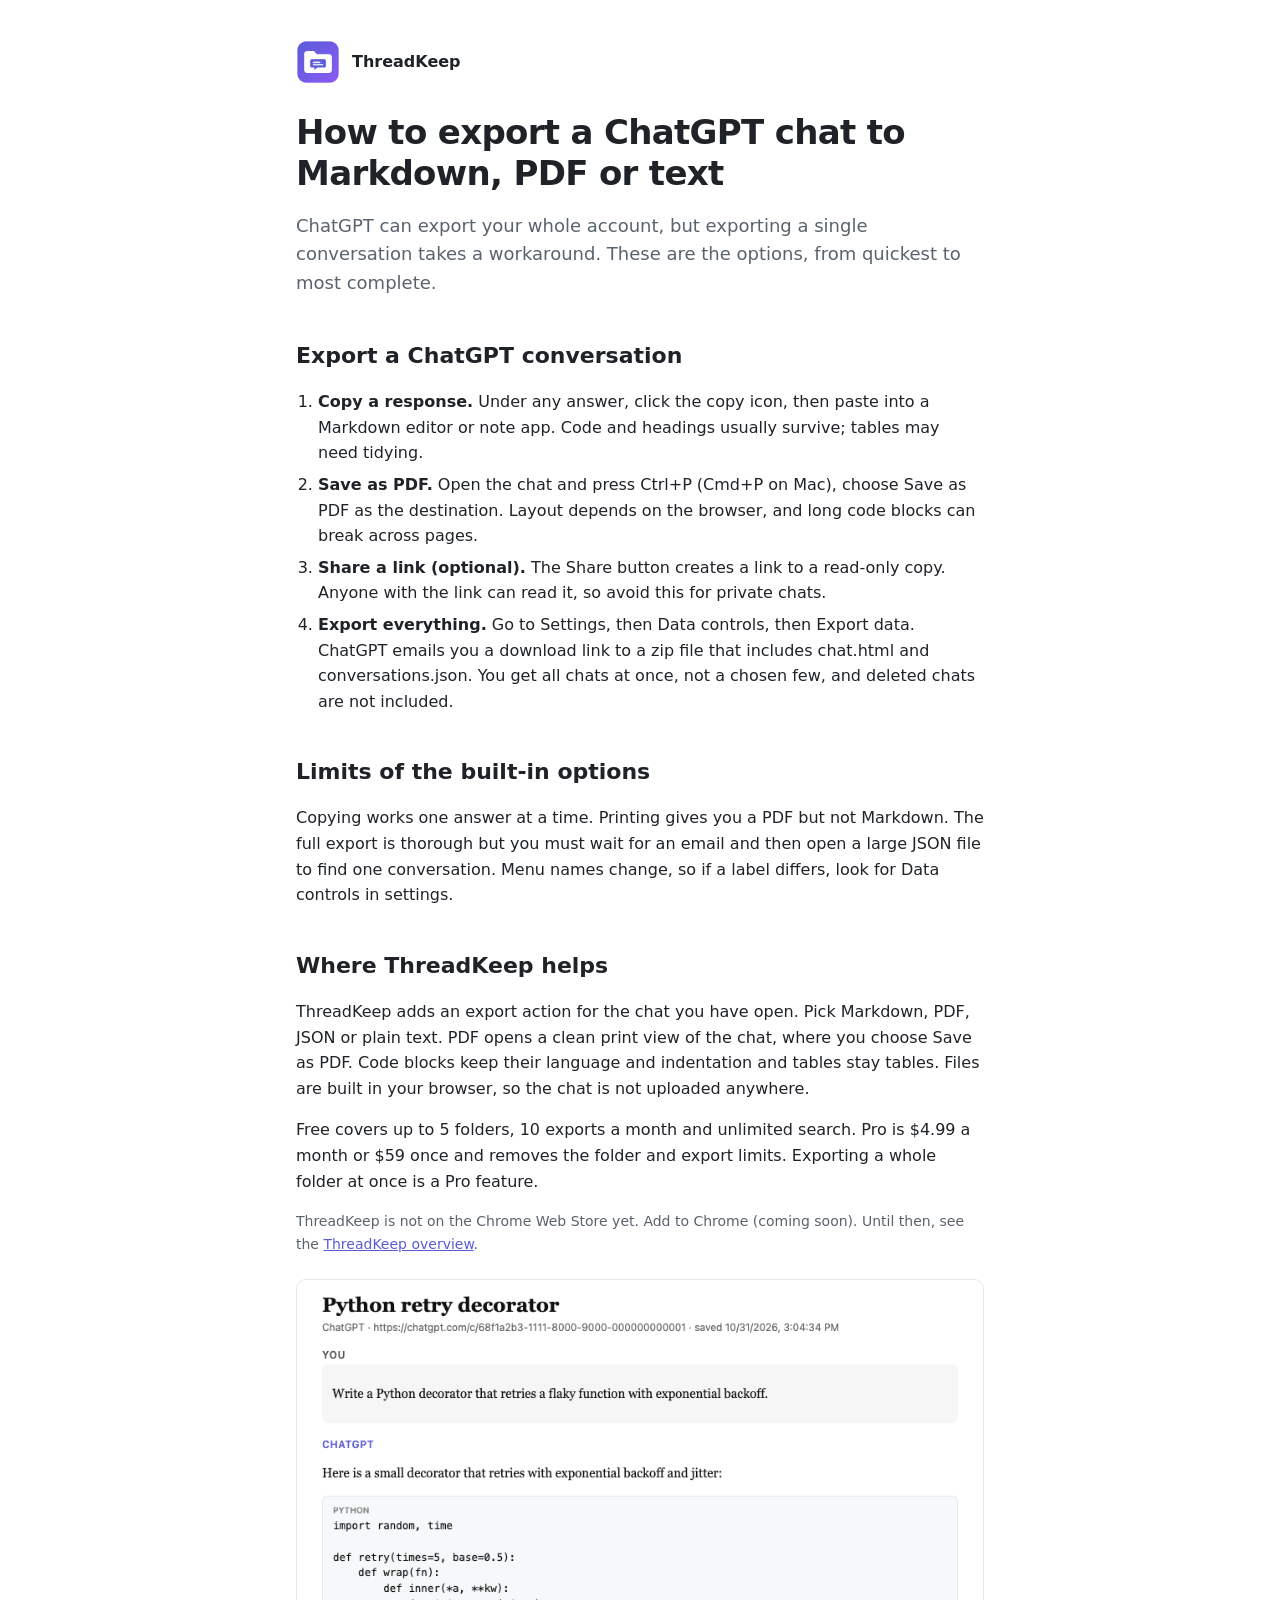
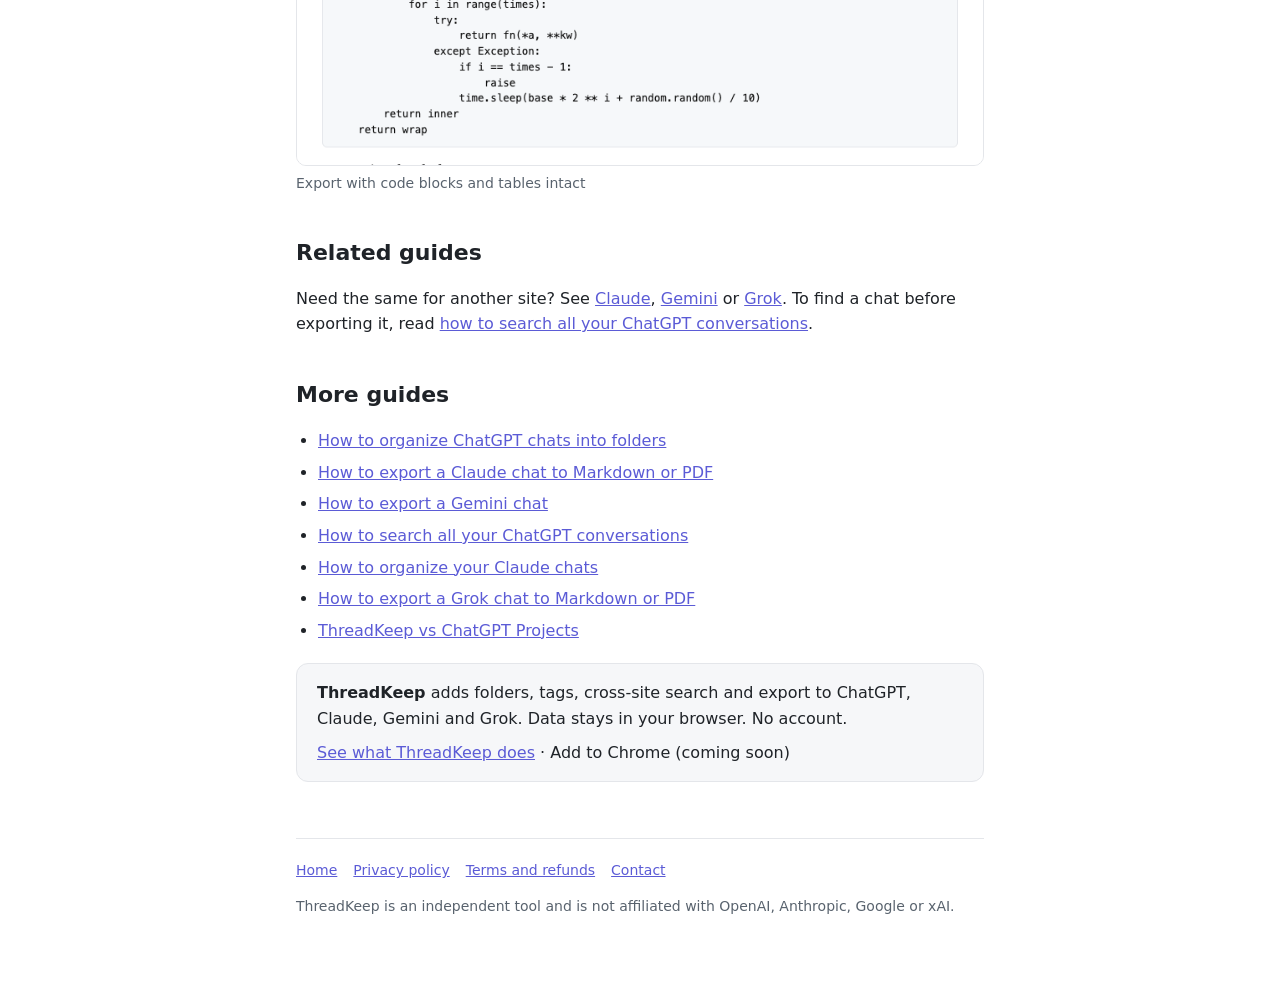
<file: export-chatgpt-chat-to-markdown-pdf.html>
<!doctype html>
<html lang="en"><head><meta charset="utf-8"><meta name="viewport" content="width=device-width, initial-scale=1">
<title>Export a ChatGPT Chat to Markdown, PDF or Text</title>
<meta name="description" content="Four ways to get a ChatGPT conversation out as Markdown, PDF or text: copy, print, share link, or the data export. Plus ThreadKeep&#x27;s quick export.">
<link rel="canonical" href="https://threadkeep.neomorrison.com/export-chatgpt-chat-to-markdown-pdf.html">
<link rel="icon" href="icon-128.png">
<script type="application/ld+json">{
 "@context": "https://schema.org",
 "@type": "HowTo",
 "name": "Export a ChatGPT conversation",
 "description": "Four ways to get a ChatGPT conversation out as Markdown, PDF or text: copy, print, share link, or the data export. Plus ThreadKeep's quick export.",
 "step": [
  {
   "@type": "HowToStep",
   "position": 1,
   "name": "Copy a response",
   "text": "Under any answer, click the copy icon, then paste into a Markdown editor or note app. Code and headings usually survive; tables may need tidying."
  },
  {
   "@type": "HowToStep",
   "position": 2,
   "name": "Save as PDF",
   "text": "Open the chat and press Ctrl+P (Cmd+P on Mac), choose Save as PDF as the destination. Layout depends on the browser, and long code blocks can break across pages."
  },
  {
   "@type": "HowToStep",
   "position": 3,
   "name": "Share a link (optional)",
   "text": "The Share button creates a link to a read-only copy. Anyone with the link can read it, so avoid this for private chats."
  },
  {
   "@type": "HowToStep",
   "position": 4,
   "name": "Export everything",
   "text": "Go to Settings, then Data controls, then Export data. ChatGPT emails you a download link to a zip file that includes chat.html and conversations.json. You get all chats at once, not a chosen few, and deleted chats are not included."
  }
 ]
}</script>
<style>
:root{--bg:#fff;--fg:#1f2328;--muted:#59636e;--line:#e4e6ea;--card:#f6f7f9;--a:#5b5bd6}
@media (prefers-color-scheme:dark){:root{--bg:#16161a;--fg:#ececf1;--muted:#a1a1aa;--line:#2c2c33;--card:#1e1e24;--a:#8b8bf0}}
*{box-sizing:border-box}body{margin:0;background:var(--bg);color:var(--fg);font:16px/1.6 -apple-system,system-ui,"Segoe UI",sans-serif}
main{max-width:720px;margin:0 auto;padding:40px 16px 64px}a{color:var(--a)}
header{display:flex;align-items:center;gap:12px}header img{width:44px;height:44px;border-radius:10px}header a{color:var(--fg);text-decoration:none;font-weight:600}
h1{font-size:34px;line-height:1.2;margin:28px 0 12px;letter-spacing:-.02em}h2{margin:40px 0 12px;font-size:22px}
.lead{font-size:18px;color:var(--muted)}
ol,ul{padding-left:22px}li{margin:6px 0}
.card{background:var(--card);border:1px solid var(--line);border-radius:12px;padding:16px 20px;margin:20px 0}
.card p{margin:0}.card p+p{margin-top:8px}
figure{margin:24px 0}figure img{width:100%;border:1px solid var(--line);border-radius:10px;display:block}figcaption{font-size:14px;color:var(--muted);margin-top:6px}
table{border-collapse:collapse;width:100%;font-size:15px}th,td{text-align:left;border-bottom:1px solid var(--line);padding:8px 6px;vertical-align:top}
.small{font-size:14px;color:var(--muted)}
footer{margin-top:56px;padding-top:20px;border-top:1px solid var(--line);font-size:14px;color:var(--muted)}
footer a{margin-right:16px}
</style></head>
<body><main>
<header><img src="icon-128.png" alt=""><a href="index.html">ThreadKeep</a></header>
<h1>How to export a ChatGPT chat to Markdown, PDF or text</h1>
<p class="lead">ChatGPT can export your whole account, but exporting a single conversation takes a workaround. These are the options, from quickest to most complete.</p>
<h2>Export a ChatGPT conversation</h2>
<ol>
<li><strong>Copy a response.</strong> Under any answer, click the copy icon, then paste into a Markdown editor or note app. Code and headings usually survive; tables may need tidying.</li>
<li><strong>Save as PDF.</strong> Open the chat and press Ctrl+P (Cmd+P on Mac), choose Save as PDF as the destination. Layout depends on the browser, and long code blocks can break across pages.</li>
<li><strong>Share a link (optional).</strong> The Share button creates a link to a read-only copy. Anyone with the link can read it, so avoid this for private chats.</li>
<li><strong>Export everything.</strong> Go to Settings, then Data controls, then Export data. ChatGPT emails you a download link to a zip file that includes chat.html and conversations.json. You get all chats at once, not a chosen few, and deleted chats are not included.</li>
</ol>
<h2>Limits of the built-in options</h2>
<p>Copying works one answer at a time. Printing gives you a PDF but not Markdown. The full export is thorough but you must wait for an email and then open a large JSON file to find one conversation. Menu names change, so if a label differs, look for Data controls in settings.</p>
<h2>Where ThreadKeep helps</h2>
<p>ThreadKeep adds an export action for the chat you have open. Pick Markdown, PDF, JSON or plain text. PDF opens a clean print view of the chat, where you choose Save as PDF. Code blocks keep their language and indentation and tables stay tables. Files are built in your browser, so the chat is not uploaded anywhere.</p><p>Free covers up to 5 folders, 10 exports a month and unlimited search. Pro is $4.99 a month or $59 once and removes the folder and export limits. Exporting a whole folder at once is a Pro feature.</p><p class="small">ThreadKeep is not on the Chrome Web Store yet. Add to Chrome (coming soon). Until then, see the <a href="index.html">ThreadKeep overview</a>.</p>
<figure><img src="shots/export.png" alt="Export menu for a chat" loading="lazy"><figcaption>Export with code blocks and tables intact</figcaption></figure>
<h2>Related guides</h2>
<p>Need the same for another site? See <a href="export-claude-chat-to-markdown-pdf.html">Claude</a>, <a href="export-gemini-chat.html">Gemini</a> or <a href="export-grok-conversation.html">Grok</a>. To find a chat before exporting it, read <a href="search-all-chatgpt-conversations.html">how to search all your ChatGPT conversations</a>.</p>
<h2>More guides</h2>
<ul><li><a href="organize-chatgpt-chats-into-folders.html">How to organize ChatGPT chats into folders</a></li><li><a href="export-claude-chat-to-markdown-pdf.html">How to export a Claude chat to Markdown or PDF</a></li><li><a href="export-gemini-chat.html">How to export a Gemini chat</a></li><li><a href="search-all-chatgpt-conversations.html">How to search all your ChatGPT conversations</a></li><li><a href="organize-claude-chats.html">How to organize your Claude chats</a></li><li><a href="export-grok-conversation.html">How to export a Grok chat to Markdown or PDF</a></li><li><a href="threadkeep-vs-chatgpt-projects.html">ThreadKeep vs ChatGPT Projects</a></li></ul>
<div class="card"><p><strong>ThreadKeep</strong> adds folders, tags, cross-site search and export to ChatGPT, Claude, Gemini and Grok. Data stays in your browser. No account.</p><p><a href="index.html">See what ThreadKeep does</a> · Add to Chrome (coming soon)</p></div>
<footer>
<a href="index.html">Home</a><a href="privacy.html">Privacy policy</a><a href="terms.html">Terms and refunds</a><a href="mailto:contact@neomorrison.com">Contact</a>
<p>ThreadKeep is an independent tool and is not affiliated with OpenAI, Anthropic, Google or xAI.</p>
</footer>
</main></body></html>
</file>
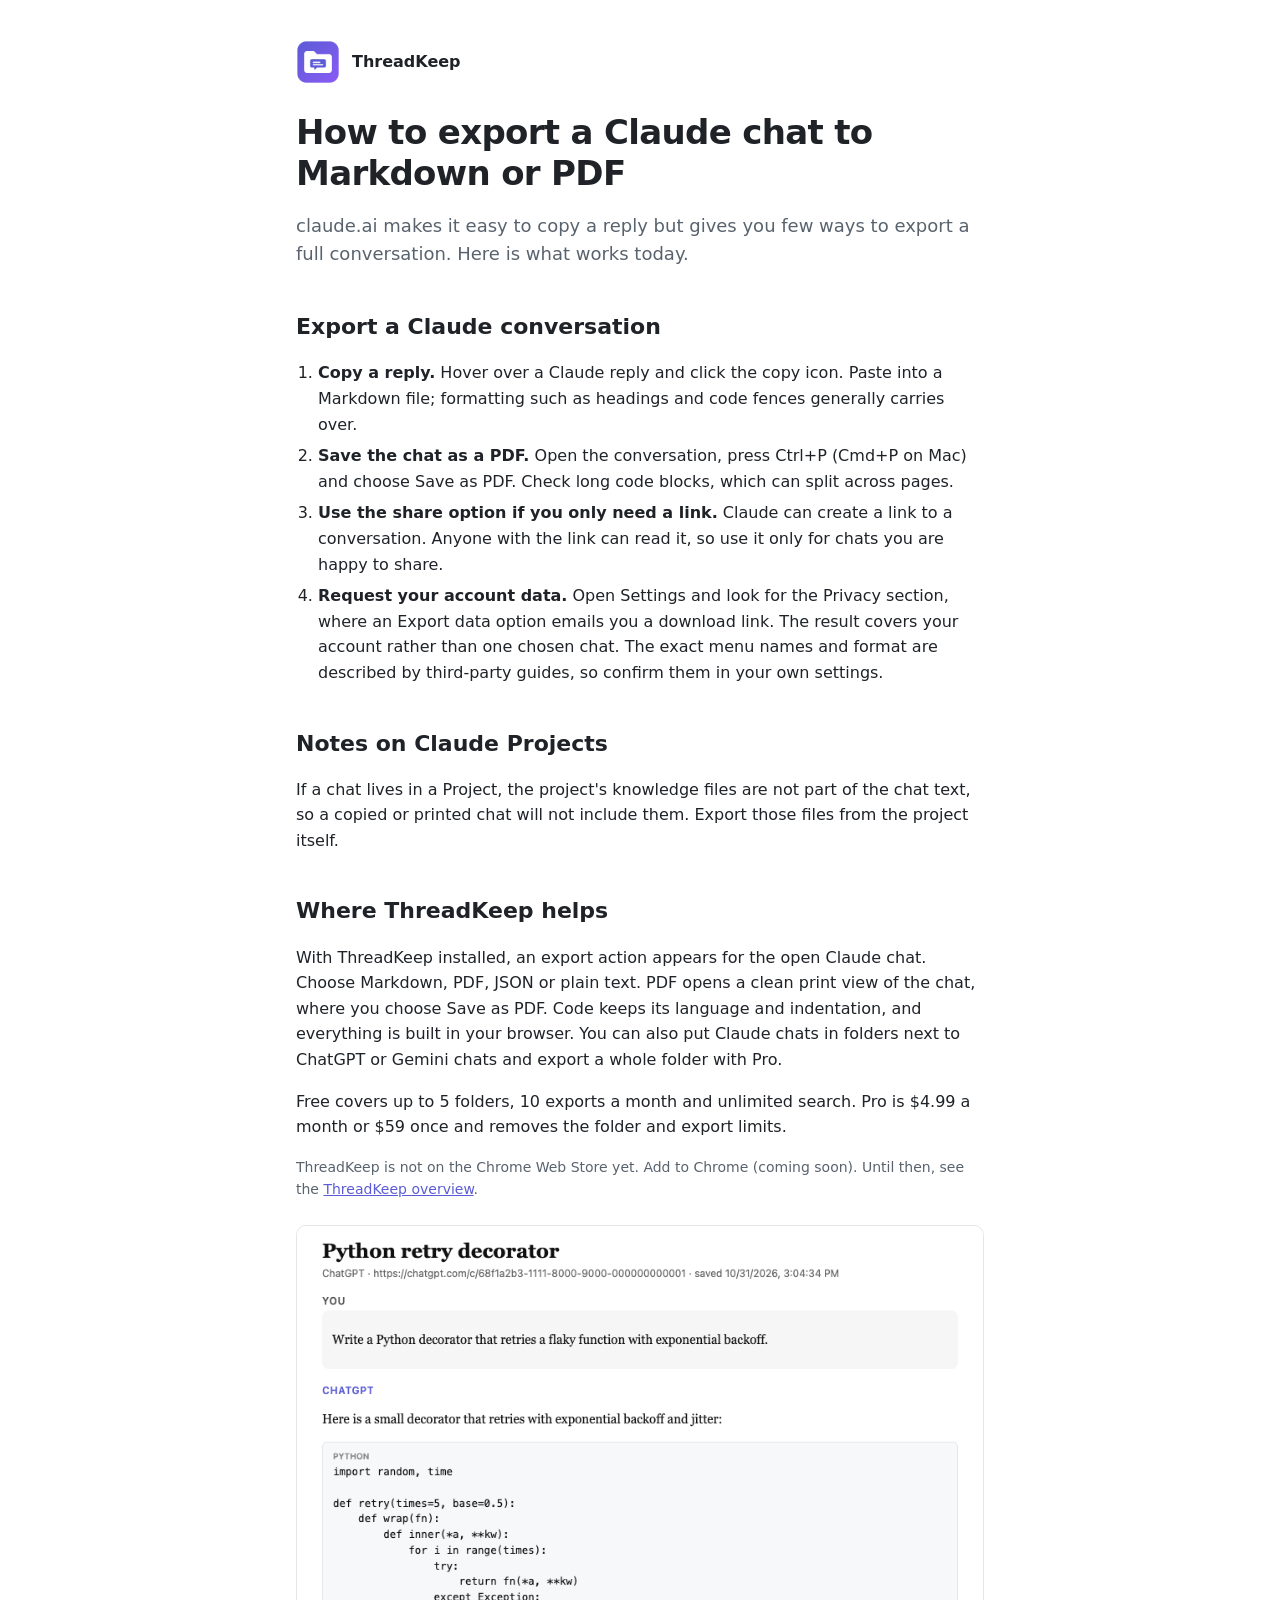
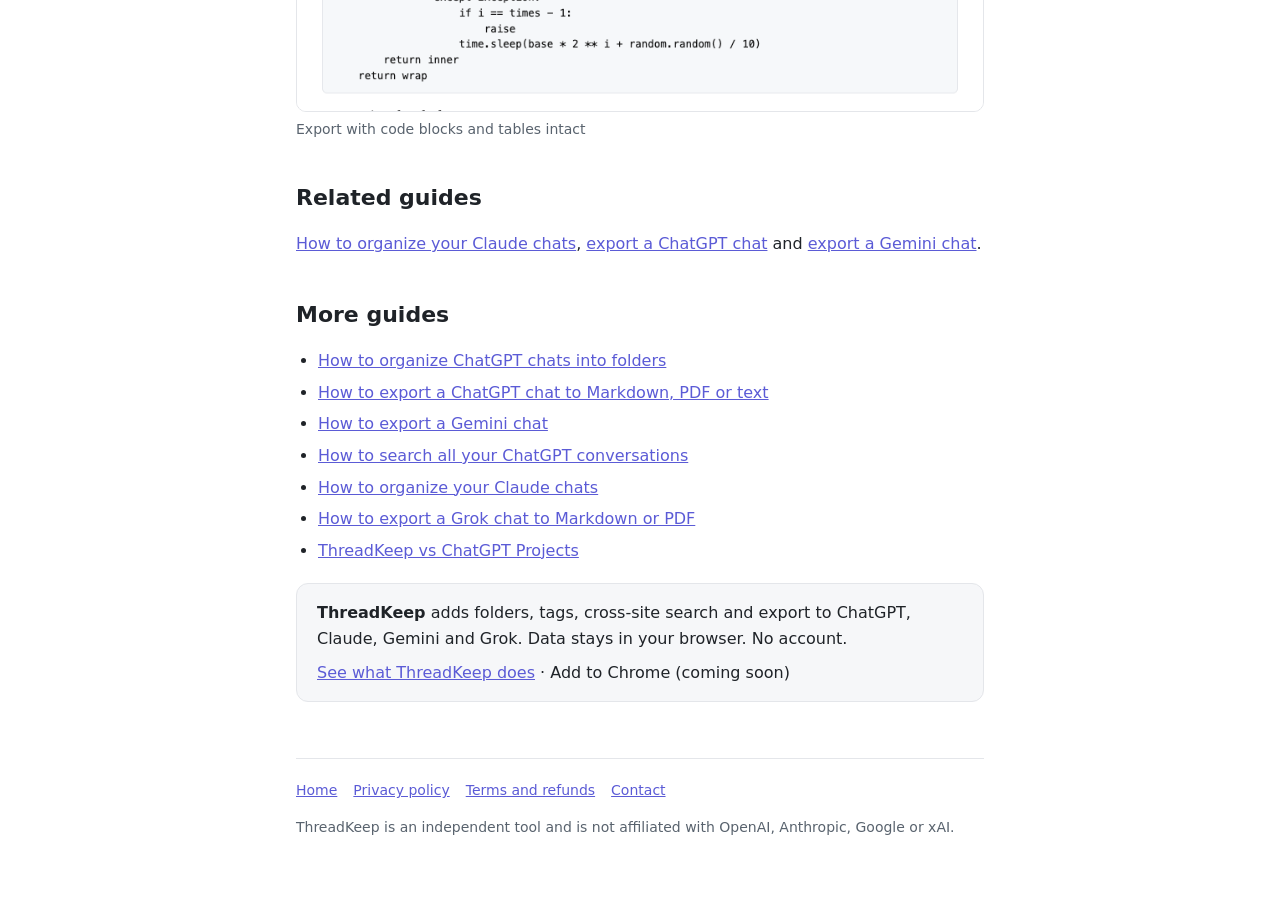
<file: export-claude-chat-to-markdown-pdf.html>
<!doctype html>
<html lang="en"><head><meta charset="utf-8"><meta name="viewport" content="width=device-width, initial-scale=1">
<title>Export a Claude Chat to Markdown or PDF</title>
<meta name="description" content="How to save a claude.ai conversation as Markdown, PDF or JSON: copy, print to PDF, share, or the account data export. And a quick option with ThreadKeep.">
<link rel="canonical" href="https://threadkeep.neomorrison.com/export-claude-chat-to-markdown-pdf.html">
<link rel="icon" href="icon-128.png">
<script type="application/ld+json">{
 "@context": "https://schema.org",
 "@type": "HowTo",
 "name": "Export a Claude conversation",
 "description": "How to save a claude.ai conversation as Markdown, PDF or JSON: copy, print to PDF, share, or the account data export. And a quick option with ThreadKeep.",
 "step": [
  {
   "@type": "HowToStep",
   "position": 1,
   "name": "Copy a reply",
   "text": "Hover over a Claude reply and click the copy icon. Paste into a Markdown file; formatting such as headings and code fences generally carries over."
  },
  {
   "@type": "HowToStep",
   "position": 2,
   "name": "Save the chat as a PDF",
   "text": "Open the conversation, press Ctrl+P (Cmd+P on Mac) and choose Save as PDF. Check long code blocks, which can split across pages."
  },
  {
   "@type": "HowToStep",
   "position": 3,
   "name": "Use the share option if you only need a link",
   "text": "Claude can create a link to a conversation. Anyone with the link can read it, so use it only for chats you are happy to share."
  },
  {
   "@type": "HowToStep",
   "position": 4,
   "name": "Request your account data",
   "text": "Open Settings and look for the Privacy section, where an Export data option emails you a download link. The result covers your account rather than one chosen chat. The exact menu names and format are described by third-party guides, so confirm them in your own settings."
  }
 ]
}</script>
<style>
:root{--bg:#fff;--fg:#1f2328;--muted:#59636e;--line:#e4e6ea;--card:#f6f7f9;--a:#5b5bd6}
@media (prefers-color-scheme:dark){:root{--bg:#16161a;--fg:#ececf1;--muted:#a1a1aa;--line:#2c2c33;--card:#1e1e24;--a:#8b8bf0}}
*{box-sizing:border-box}body{margin:0;background:var(--bg);color:var(--fg);font:16px/1.6 -apple-system,system-ui,"Segoe UI",sans-serif}
main{max-width:720px;margin:0 auto;padding:40px 16px 64px}a{color:var(--a)}
header{display:flex;align-items:center;gap:12px}header img{width:44px;height:44px;border-radius:10px}header a{color:var(--fg);text-decoration:none;font-weight:600}
h1{font-size:34px;line-height:1.2;margin:28px 0 12px;letter-spacing:-.02em}h2{margin:40px 0 12px;font-size:22px}
.lead{font-size:18px;color:var(--muted)}
ol,ul{padding-left:22px}li{margin:6px 0}
.card{background:var(--card);border:1px solid var(--line);border-radius:12px;padding:16px 20px;margin:20px 0}
.card p{margin:0}.card p+p{margin-top:8px}
figure{margin:24px 0}figure img{width:100%;border:1px solid var(--line);border-radius:10px;display:block}figcaption{font-size:14px;color:var(--muted);margin-top:6px}
table{border-collapse:collapse;width:100%;font-size:15px}th,td{text-align:left;border-bottom:1px solid var(--line);padding:8px 6px;vertical-align:top}
.small{font-size:14px;color:var(--muted)}
footer{margin-top:56px;padding-top:20px;border-top:1px solid var(--line);font-size:14px;color:var(--muted)}
footer a{margin-right:16px}
</style></head>
<body><main>
<header><img src="icon-128.png" alt=""><a href="index.html">ThreadKeep</a></header>
<h1>How to export a Claude chat to Markdown or PDF</h1>
<p class="lead">claude.ai makes it easy to copy a reply but gives you few ways to export a full conversation. Here is what works today.</p>
<h2>Export a Claude conversation</h2>
<ol>
<li><strong>Copy a reply.</strong> Hover over a Claude reply and click the copy icon. Paste into a Markdown file; formatting such as headings and code fences generally carries over.</li>
<li><strong>Save the chat as a PDF.</strong> Open the conversation, press Ctrl+P (Cmd+P on Mac) and choose Save as PDF. Check long code blocks, which can split across pages.</li>
<li><strong>Use the share option if you only need a link.</strong> Claude can create a link to a conversation. Anyone with the link can read it, so use it only for chats you are happy to share.</li>
<li><strong>Request your account data.</strong> Open Settings and look for the Privacy section, where an Export data option emails you a download link. The result covers your account rather than one chosen chat. The exact menu names and format are described by third-party guides, so confirm them in your own settings.</li>
</ol>
<h2>Notes on Claude Projects</h2>
<p>If a chat lives in a Project, the project's knowledge files are not part of the chat text, so a copied or printed chat will not include them. Export those files from the project itself.</p>
<h2>Where ThreadKeep helps</h2>
<p>With ThreadKeep installed, an export action appears for the open Claude chat. Choose Markdown, PDF, JSON or plain text. PDF opens a clean print view of the chat, where you choose Save as PDF. Code keeps its language and indentation, and everything is built in your browser. You can also put Claude chats in folders next to ChatGPT or Gemini chats and export a whole folder with Pro.</p><p>Free covers up to 5 folders, 10 exports a month and unlimited search. Pro is $4.99 a month or $59 once and removes the folder and export limits.</p><p class="small">ThreadKeep is not on the Chrome Web Store yet. Add to Chrome (coming soon). Until then, see the <a href="index.html">ThreadKeep overview</a>.</p>
<figure><img src="shots/export.png" alt="Export menu for a chat" loading="lazy"><figcaption>Export with code blocks and tables intact</figcaption></figure>
<h2>Related guides</h2>
<p><a href="organize-claude-chats.html">How to organize your Claude chats</a>, <a href="export-chatgpt-chat-to-markdown-pdf.html">export a ChatGPT chat</a> and <a href="export-gemini-chat.html">export a Gemini chat</a>.</p>
<h2>More guides</h2>
<ul><li><a href="organize-chatgpt-chats-into-folders.html">How to organize ChatGPT chats into folders</a></li><li><a href="export-chatgpt-chat-to-markdown-pdf.html">How to export a ChatGPT chat to Markdown, PDF or text</a></li><li><a href="export-gemini-chat.html">How to export a Gemini chat</a></li><li><a href="search-all-chatgpt-conversations.html">How to search all your ChatGPT conversations</a></li><li><a href="organize-claude-chats.html">How to organize your Claude chats</a></li><li><a href="export-grok-conversation.html">How to export a Grok chat to Markdown or PDF</a></li><li><a href="threadkeep-vs-chatgpt-projects.html">ThreadKeep vs ChatGPT Projects</a></li></ul>
<div class="card"><p><strong>ThreadKeep</strong> adds folders, tags, cross-site search and export to ChatGPT, Claude, Gemini and Grok. Data stays in your browser. No account.</p><p><a href="index.html">See what ThreadKeep does</a> · Add to Chrome (coming soon)</p></div>
<footer>
<a href="index.html">Home</a><a href="privacy.html">Privacy policy</a><a href="terms.html">Terms and refunds</a><a href="mailto:contact@neomorrison.com">Contact</a>
<p>ThreadKeep is an independent tool and is not affiliated with OpenAI, Anthropic, Google or xAI.</p>
</footer>
</main></body></html>
</file>
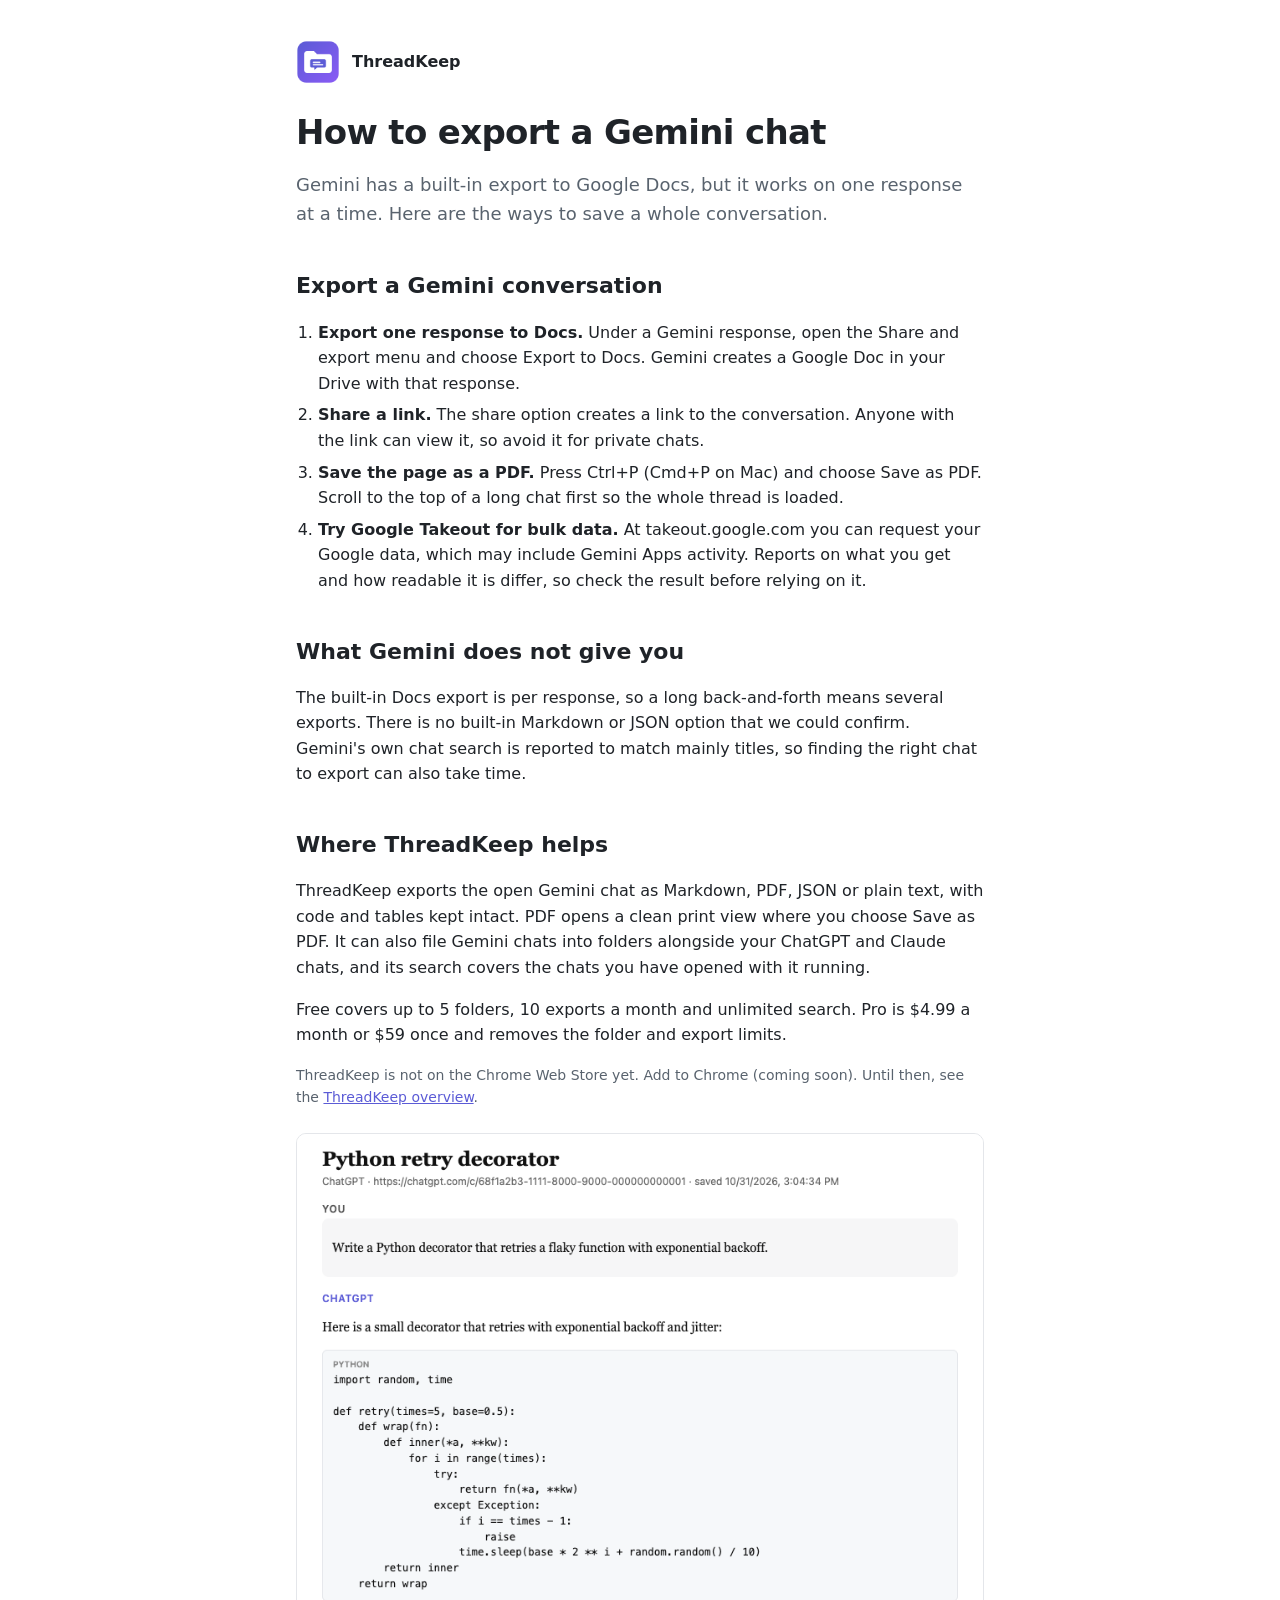
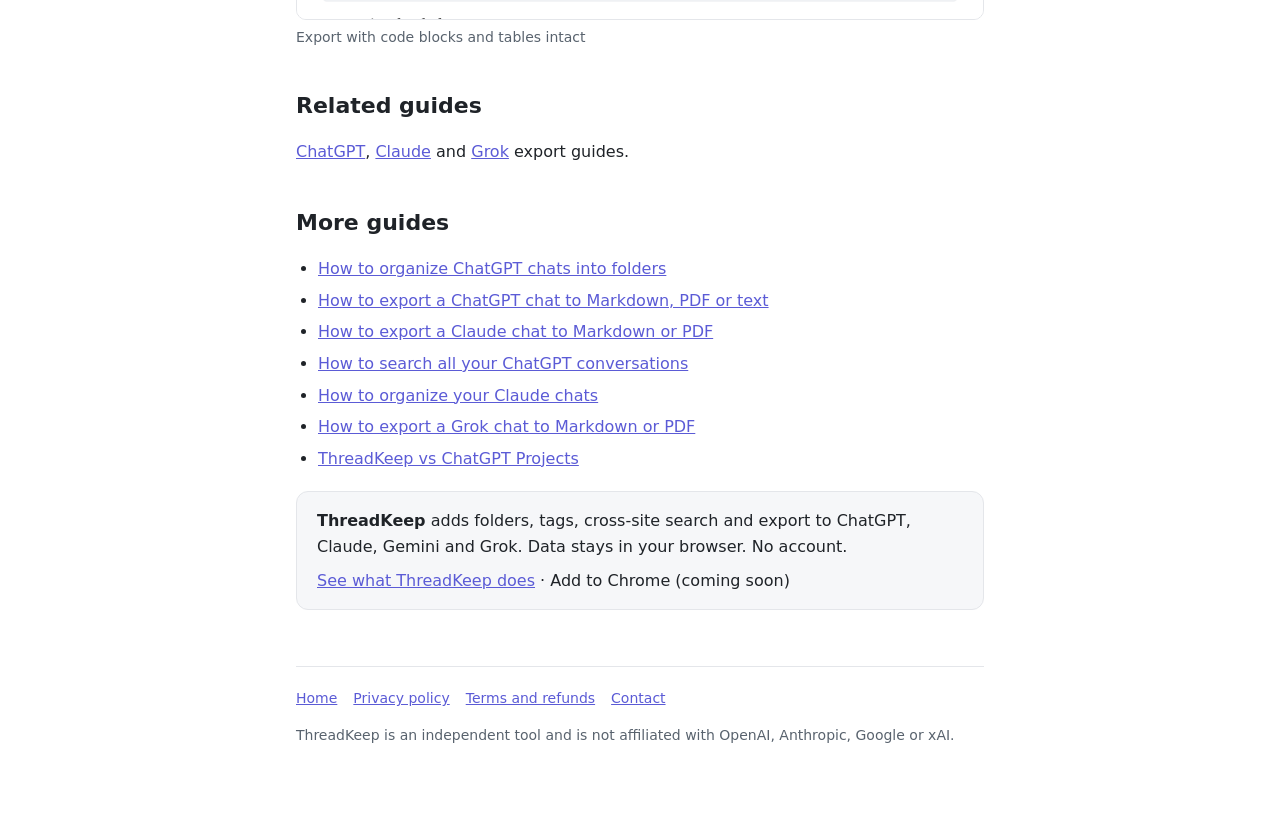
<file: export-gemini-chat.html>
<!doctype html>
<html lang="en"><head><meta charset="utf-8"><meta name="viewport" content="width=device-width, initial-scale=1">
<title>How to Export a Gemini Chat to Docs, PDF or Markdown</title>
<meta name="description" content="Export a Gemini conversation: Share and export, Google Docs, print to PDF, and Takeout. Plus quick Markdown, PDF and JSON export with ThreadKeep.">
<link rel="canonical" href="https://threadkeep.neomorrison.com/export-gemini-chat.html">
<link rel="icon" href="icon-128.png">
<script type="application/ld+json">{
 "@context": "https://schema.org",
 "@type": "HowTo",
 "name": "Export a Gemini conversation",
 "description": "Export a Gemini conversation: Share and export, Google Docs, print to PDF, and Takeout. Plus quick Markdown, PDF and JSON export with ThreadKeep.",
 "step": [
  {
   "@type": "HowToStep",
   "position": 1,
   "name": "Export one response to Docs",
   "text": "Under a Gemini response, open the Share and export menu and choose Export to Docs. Gemini creates a Google Doc in your Drive with that response."
  },
  {
   "@type": "HowToStep",
   "position": 2,
   "name": "Share a link",
   "text": "The share option creates a link to the conversation. Anyone with the link can view it, so avoid it for private chats."
  },
  {
   "@type": "HowToStep",
   "position": 3,
   "name": "Save the page as a PDF",
   "text": "Press Ctrl+P (Cmd+P on Mac) and choose Save as PDF. Scroll to the top of a long chat first so the whole thread is loaded."
  },
  {
   "@type": "HowToStep",
   "position": 4,
   "name": "Try Google Takeout for bulk data",
   "text": "At takeout.google.com you can request your Google data, which may include Gemini Apps activity. Reports on what you get and how readable it is differ, so check the result before relying on it."
  }
 ]
}</script>
<style>
:root{--bg:#fff;--fg:#1f2328;--muted:#59636e;--line:#e4e6ea;--card:#f6f7f9;--a:#5b5bd6}
@media (prefers-color-scheme:dark){:root{--bg:#16161a;--fg:#ececf1;--muted:#a1a1aa;--line:#2c2c33;--card:#1e1e24;--a:#8b8bf0}}
*{box-sizing:border-box}body{margin:0;background:var(--bg);color:var(--fg);font:16px/1.6 -apple-system,system-ui,"Segoe UI",sans-serif}
main{max-width:720px;margin:0 auto;padding:40px 16px 64px}a{color:var(--a)}
header{display:flex;align-items:center;gap:12px}header img{width:44px;height:44px;border-radius:10px}header a{color:var(--fg);text-decoration:none;font-weight:600}
h1{font-size:34px;line-height:1.2;margin:28px 0 12px;letter-spacing:-.02em}h2{margin:40px 0 12px;font-size:22px}
.lead{font-size:18px;color:var(--muted)}
ol,ul{padding-left:22px}li{margin:6px 0}
.card{background:var(--card);border:1px solid var(--line);border-radius:12px;padding:16px 20px;margin:20px 0}
.card p{margin:0}.card p+p{margin-top:8px}
figure{margin:24px 0}figure img{width:100%;border:1px solid var(--line);border-radius:10px;display:block}figcaption{font-size:14px;color:var(--muted);margin-top:6px}
table{border-collapse:collapse;width:100%;font-size:15px}th,td{text-align:left;border-bottom:1px solid var(--line);padding:8px 6px;vertical-align:top}
.small{font-size:14px;color:var(--muted)}
footer{margin-top:56px;padding-top:20px;border-top:1px solid var(--line);font-size:14px;color:var(--muted)}
footer a{margin-right:16px}
</style></head>
<body><main>
<header><img src="icon-128.png" alt=""><a href="index.html">ThreadKeep</a></header>
<h1>How to export a Gemini chat</h1>
<p class="lead">Gemini has a built-in export to Google Docs, but it works on one response at a time. Here are the ways to save a whole conversation.</p>
<h2>Export a Gemini conversation</h2>
<ol>
<li><strong>Export one response to Docs.</strong> Under a Gemini response, open the Share and export menu and choose Export to Docs. Gemini creates a Google Doc in your Drive with that response.</li>
<li><strong>Share a link.</strong> The share option creates a link to the conversation. Anyone with the link can view it, so avoid it for private chats.</li>
<li><strong>Save the page as a PDF.</strong> Press Ctrl+P (Cmd+P on Mac) and choose Save as PDF. Scroll to the top of a long chat first so the whole thread is loaded.</li>
<li><strong>Try Google Takeout for bulk data.</strong> At takeout.google.com you can request your Google data, which may include Gemini Apps activity. Reports on what you get and how readable it is differ, so check the result before relying on it.</li>
</ol>
<h2>What Gemini does not give you</h2>
<p>The built-in Docs export is per response, so a long back-and-forth means several exports. There is no built-in Markdown or JSON option that we could confirm. Gemini's own chat search is reported to match mainly titles, so finding the right chat to export can also take time.</p>
<h2>Where ThreadKeep helps</h2>
<p>ThreadKeep exports the open Gemini chat as Markdown, PDF, JSON or plain text, with code and tables kept intact. PDF opens a clean print view where you choose Save as PDF. It can also file Gemini chats into folders alongside your ChatGPT and Claude chats, and its search covers the chats you have opened with it running.</p><p>Free covers up to 5 folders, 10 exports a month and unlimited search. Pro is $4.99 a month or $59 once and removes the folder and export limits.</p><p class="small">ThreadKeep is not on the Chrome Web Store yet. Add to Chrome (coming soon). Until then, see the <a href="index.html">ThreadKeep overview</a>.</p>
<figure><img src="shots/export.png" alt="Export menu for a chat" loading="lazy"><figcaption>Export with code blocks and tables intact</figcaption></figure>
<h2>Related guides</h2>
<p><a href="export-chatgpt-chat-to-markdown-pdf.html">ChatGPT</a>, <a href="export-claude-chat-to-markdown-pdf.html">Claude</a> and <a href="export-grok-conversation.html">Grok</a> export guides.</p>
<h2>More guides</h2>
<ul><li><a href="organize-chatgpt-chats-into-folders.html">How to organize ChatGPT chats into folders</a></li><li><a href="export-chatgpt-chat-to-markdown-pdf.html">How to export a ChatGPT chat to Markdown, PDF or text</a></li><li><a href="export-claude-chat-to-markdown-pdf.html">How to export a Claude chat to Markdown or PDF</a></li><li><a href="search-all-chatgpt-conversations.html">How to search all your ChatGPT conversations</a></li><li><a href="organize-claude-chats.html">How to organize your Claude chats</a></li><li><a href="export-grok-conversation.html">How to export a Grok chat to Markdown or PDF</a></li><li><a href="threadkeep-vs-chatgpt-projects.html">ThreadKeep vs ChatGPT Projects</a></li></ul>
<div class="card"><p><strong>ThreadKeep</strong> adds folders, tags, cross-site search and export to ChatGPT, Claude, Gemini and Grok. Data stays in your browser. No account.</p><p><a href="index.html">See what ThreadKeep does</a> · Add to Chrome (coming soon)</p></div>
<footer>
<a href="index.html">Home</a><a href="privacy.html">Privacy policy</a><a href="terms.html">Terms and refunds</a><a href="mailto:contact@neomorrison.com">Contact</a>
<p>ThreadKeep is an independent tool and is not affiliated with OpenAI, Anthropic, Google or xAI.</p>
</footer>
</main></body></html>
</file>
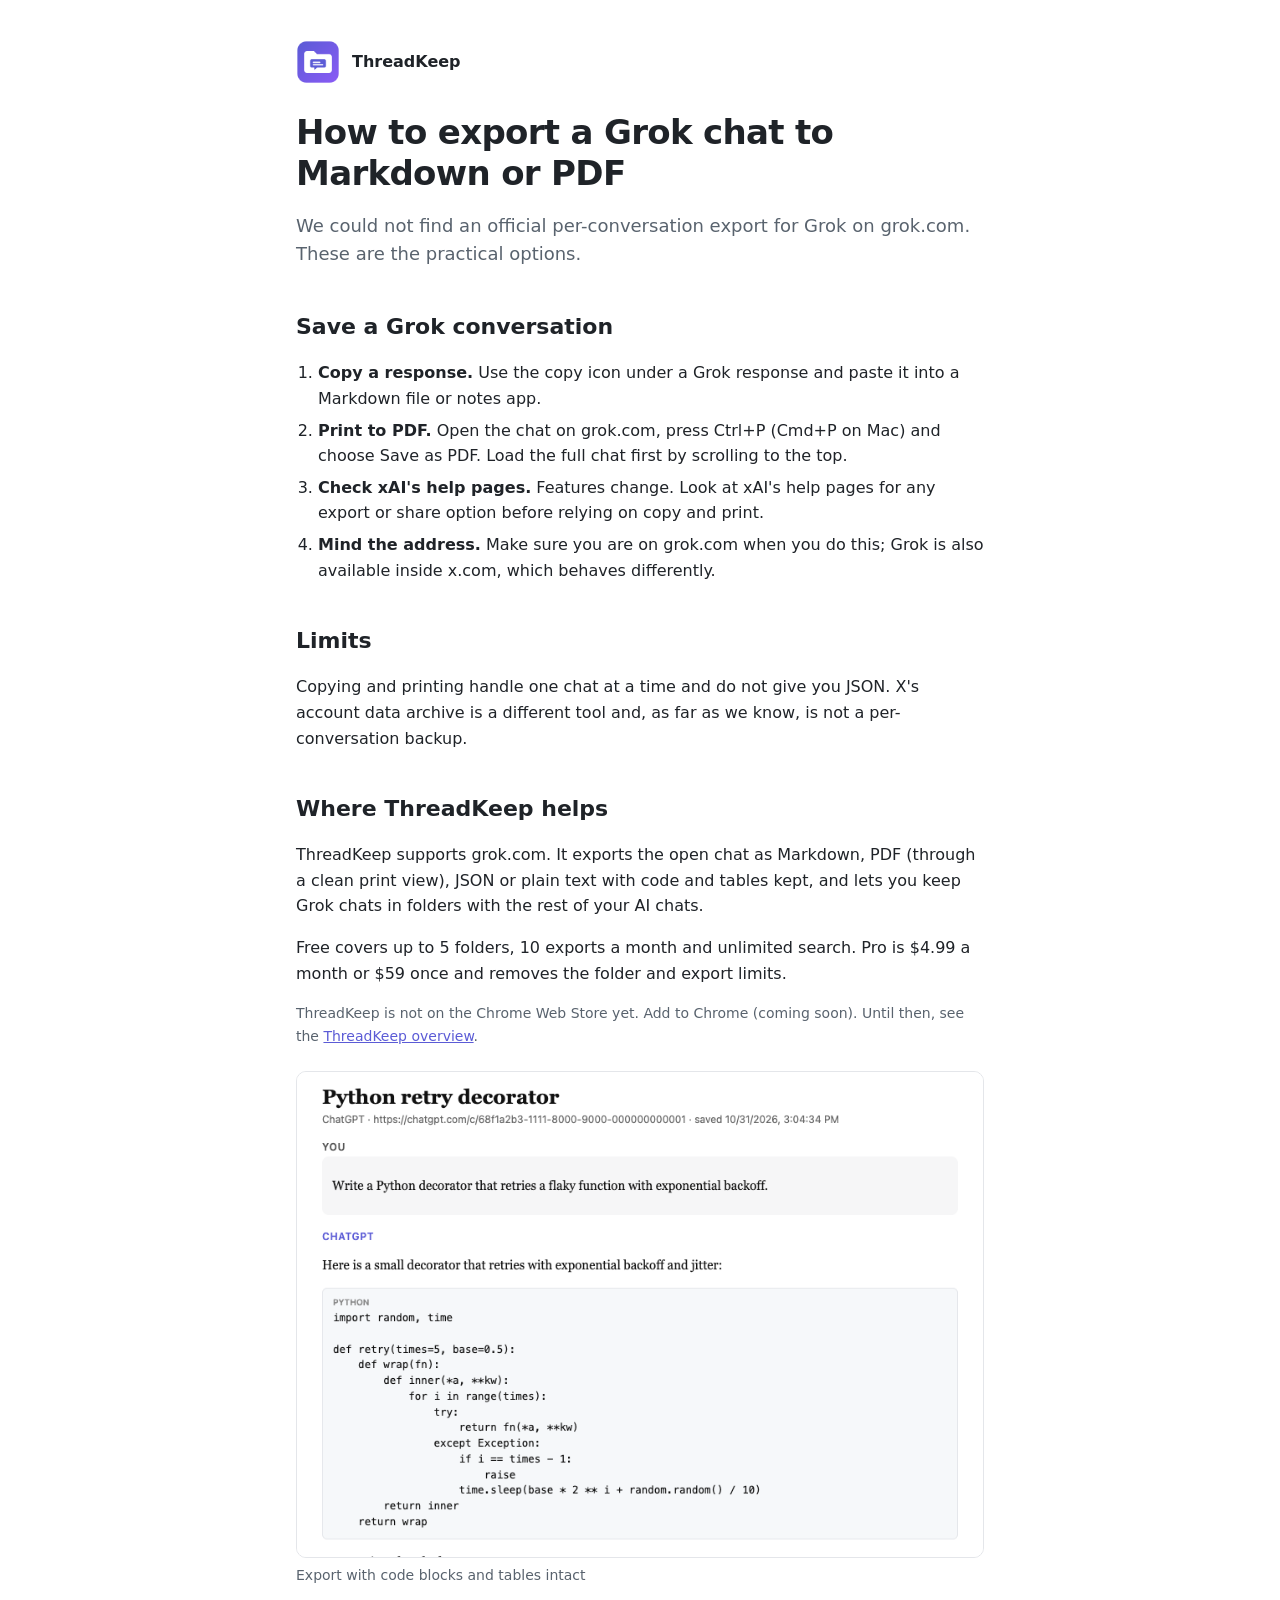
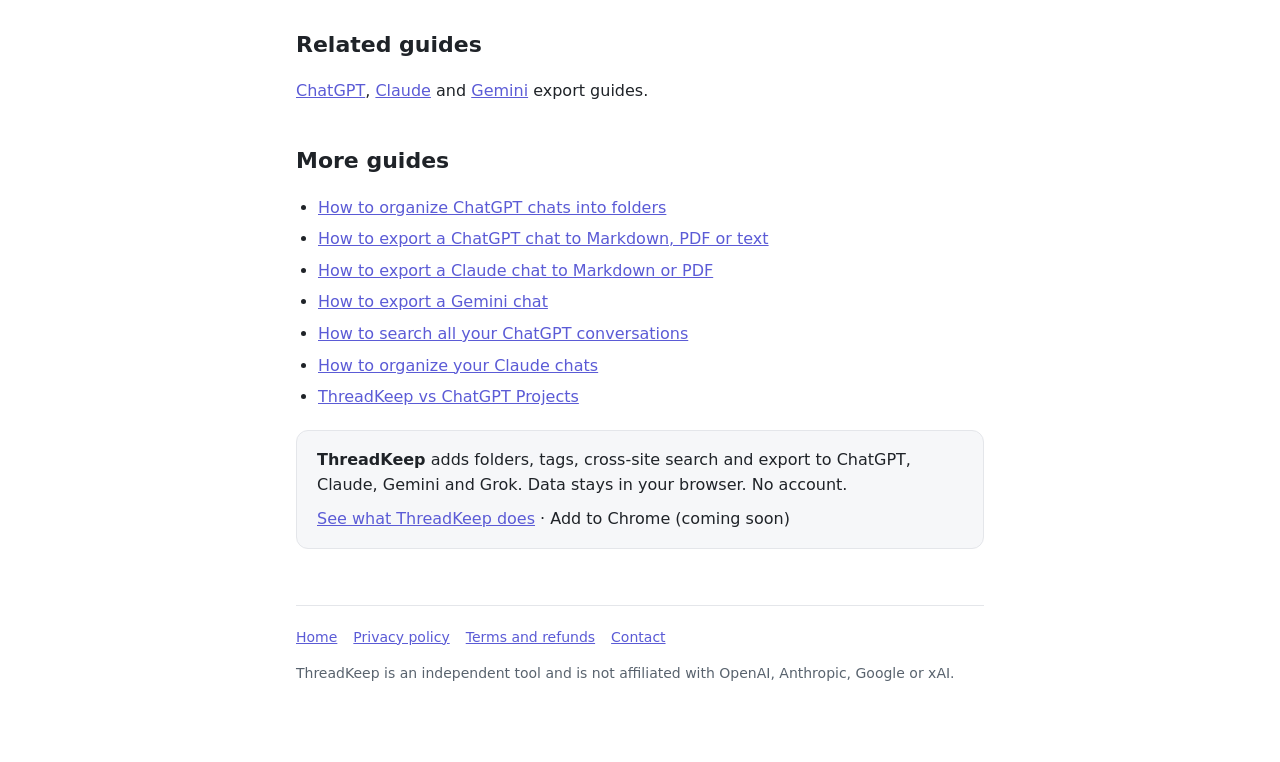
<file: export-grok-conversation.html>
<!doctype html>
<html lang="en"><head><meta charset="utf-8"><meta name="viewport" content="width=device-width, initial-scale=1">
<title>How to Export a Grok Chat to Markdown or PDF</title>
<meta name="description" content="Grok on grok.com has no per-chat export we could find. Copy, print to PDF, and a quick Markdown, PDF, JSON or text export with ThreadKeep.">
<link rel="canonical" href="https://threadkeep.neomorrison.com/export-grok-conversation.html">
<link rel="icon" href="icon-128.png">
<script type="application/ld+json">{
 "@context": "https://schema.org",
 "@type": "HowTo",
 "name": "Save a Grok conversation",
 "description": "Grok on grok.com has no per-chat export we could find. Copy, print to PDF, and a quick Markdown, PDF, JSON or text export with ThreadKeep.",
 "step": [
  {
   "@type": "HowToStep",
   "position": 1,
   "name": "Copy a response",
   "text": "Use the copy icon under a Grok response and paste it into a Markdown file or notes app."
  },
  {
   "@type": "HowToStep",
   "position": 2,
   "name": "Print to PDF",
   "text": "Open the chat on grok.com, press Ctrl+P (Cmd+P on Mac) and choose Save as PDF. Load the full chat first by scrolling to the top."
  },
  {
   "@type": "HowToStep",
   "position": 3,
   "name": "Check xAI's help pages",
   "text": "Features change. Look at xAI's help pages for any export or share option before relying on copy and print."
  },
  {
   "@type": "HowToStep",
   "position": 4,
   "name": "Mind the address",
   "text": "Make sure you are on grok.com when you do this; Grok is also available inside x.com, which behaves differently."
  }
 ]
}</script>
<style>
:root{--bg:#fff;--fg:#1f2328;--muted:#59636e;--line:#e4e6ea;--card:#f6f7f9;--a:#5b5bd6}
@media (prefers-color-scheme:dark){:root{--bg:#16161a;--fg:#ececf1;--muted:#a1a1aa;--line:#2c2c33;--card:#1e1e24;--a:#8b8bf0}}
*{box-sizing:border-box}body{margin:0;background:var(--bg);color:var(--fg);font:16px/1.6 -apple-system,system-ui,"Segoe UI",sans-serif}
main{max-width:720px;margin:0 auto;padding:40px 16px 64px}a{color:var(--a)}
header{display:flex;align-items:center;gap:12px}header img{width:44px;height:44px;border-radius:10px}header a{color:var(--fg);text-decoration:none;font-weight:600}
h1{font-size:34px;line-height:1.2;margin:28px 0 12px;letter-spacing:-.02em}h2{margin:40px 0 12px;font-size:22px}
.lead{font-size:18px;color:var(--muted)}
ol,ul{padding-left:22px}li{margin:6px 0}
.card{background:var(--card);border:1px solid var(--line);border-radius:12px;padding:16px 20px;margin:20px 0}
.card p{margin:0}.card p+p{margin-top:8px}
figure{margin:24px 0}figure img{width:100%;border:1px solid var(--line);border-radius:10px;display:block}figcaption{font-size:14px;color:var(--muted);margin-top:6px}
table{border-collapse:collapse;width:100%;font-size:15px}th,td{text-align:left;border-bottom:1px solid var(--line);padding:8px 6px;vertical-align:top}
.small{font-size:14px;color:var(--muted)}
footer{margin-top:56px;padding-top:20px;border-top:1px solid var(--line);font-size:14px;color:var(--muted)}
footer a{margin-right:16px}
</style></head>
<body><main>
<header><img src="icon-128.png" alt=""><a href="index.html">ThreadKeep</a></header>
<h1>How to export a Grok chat to Markdown or PDF</h1>
<p class="lead">We could not find an official per-conversation export for Grok on grok.com. These are the practical options.</p>
<h2>Save a Grok conversation</h2>
<ol>
<li><strong>Copy a response.</strong> Use the copy icon under a Grok response and paste it into a Markdown file or notes app.</li>
<li><strong>Print to PDF.</strong> Open the chat on grok.com, press Ctrl+P (Cmd+P on Mac) and choose Save as PDF. Load the full chat first by scrolling to the top.</li>
<li><strong>Check xAI&#x27;s help pages.</strong> Features change. Look at xAI&#x27;s help pages for any export or share option before relying on copy and print.</li>
<li><strong>Mind the address.</strong> Make sure you are on grok.com when you do this; Grok is also available inside x.com, which behaves differently.</li>
</ol>
<h2>Limits</h2>
<p>Copying and printing handle one chat at a time and do not give you JSON. X's account data archive is a different tool and, as far as we know, is not a per-conversation backup.</p>
<h2>Where ThreadKeep helps</h2>
<p>ThreadKeep supports grok.com. It exports the open chat as Markdown, PDF (through a clean print view), JSON or plain text with code and tables kept, and lets you keep Grok chats in folders with the rest of your AI chats.</p><p>Free covers up to 5 folders, 10 exports a month and unlimited search. Pro is $4.99 a month or $59 once and removes the folder and export limits.</p><p class="small">ThreadKeep is not on the Chrome Web Store yet. Add to Chrome (coming soon). Until then, see the <a href="index.html">ThreadKeep overview</a>.</p>
<figure><img src="shots/export.png" alt="Export menu for a chat" loading="lazy"><figcaption>Export with code blocks and tables intact</figcaption></figure>
<h2>Related guides</h2>
<p><a href="export-chatgpt-chat-to-markdown-pdf.html">ChatGPT</a>, <a href="export-claude-chat-to-markdown-pdf.html">Claude</a> and <a href="export-gemini-chat.html">Gemini</a> export guides.</p>
<h2>More guides</h2>
<ul><li><a href="organize-chatgpt-chats-into-folders.html">How to organize ChatGPT chats into folders</a></li><li><a href="export-chatgpt-chat-to-markdown-pdf.html">How to export a ChatGPT chat to Markdown, PDF or text</a></li><li><a href="export-claude-chat-to-markdown-pdf.html">How to export a Claude chat to Markdown or PDF</a></li><li><a href="export-gemini-chat.html">How to export a Gemini chat</a></li><li><a href="search-all-chatgpt-conversations.html">How to search all your ChatGPT conversations</a></li><li><a href="organize-claude-chats.html">How to organize your Claude chats</a></li><li><a href="threadkeep-vs-chatgpt-projects.html">ThreadKeep vs ChatGPT Projects</a></li></ul>
<div class="card"><p><strong>ThreadKeep</strong> adds folders, tags, cross-site search and export to ChatGPT, Claude, Gemini and Grok. Data stays in your browser. No account.</p><p><a href="index.html">See what ThreadKeep does</a> · Add to Chrome (coming soon)</p></div>
<footer>
<a href="index.html">Home</a><a href="privacy.html">Privacy policy</a><a href="terms.html">Terms and refunds</a><a href="mailto:contact@neomorrison.com">Contact</a>
<p>ThreadKeep is an independent tool and is not affiliated with OpenAI, Anthropic, Google or xAI.</p>
</footer>
</main></body></html>
</file>
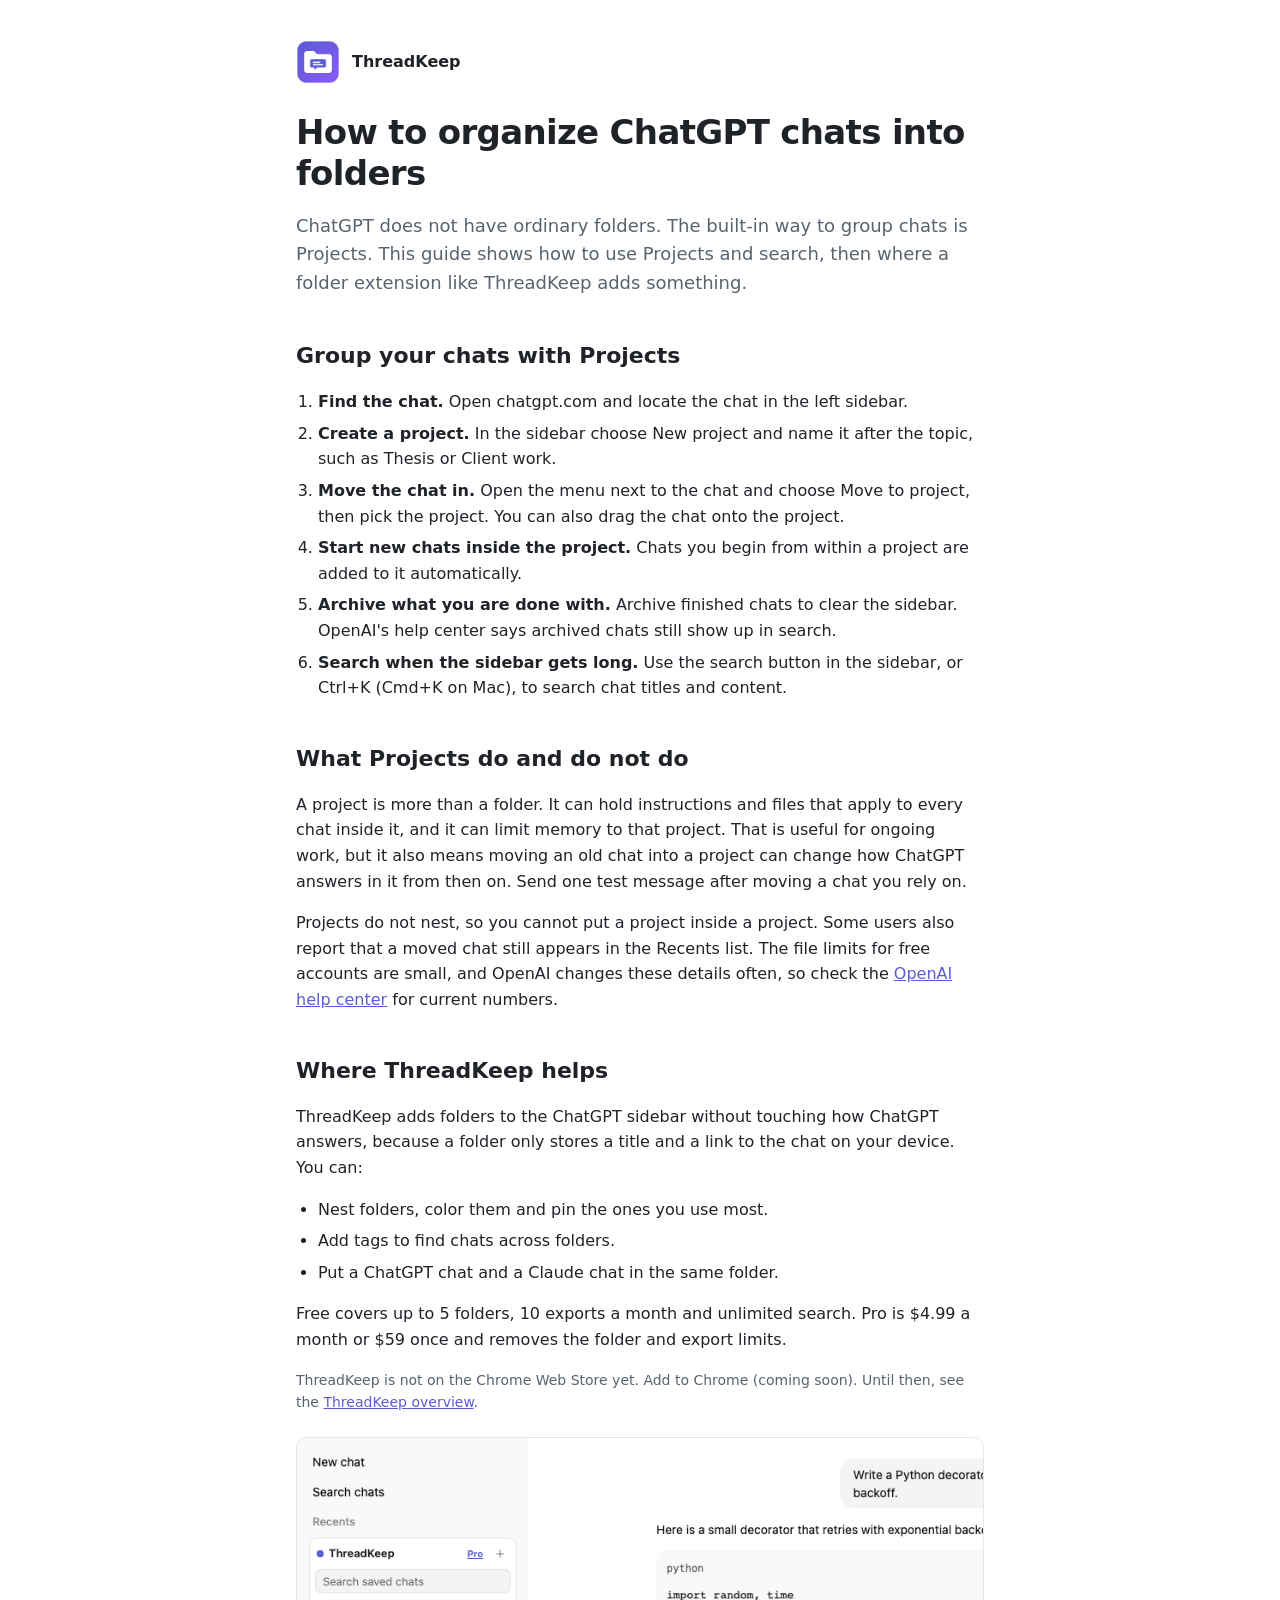
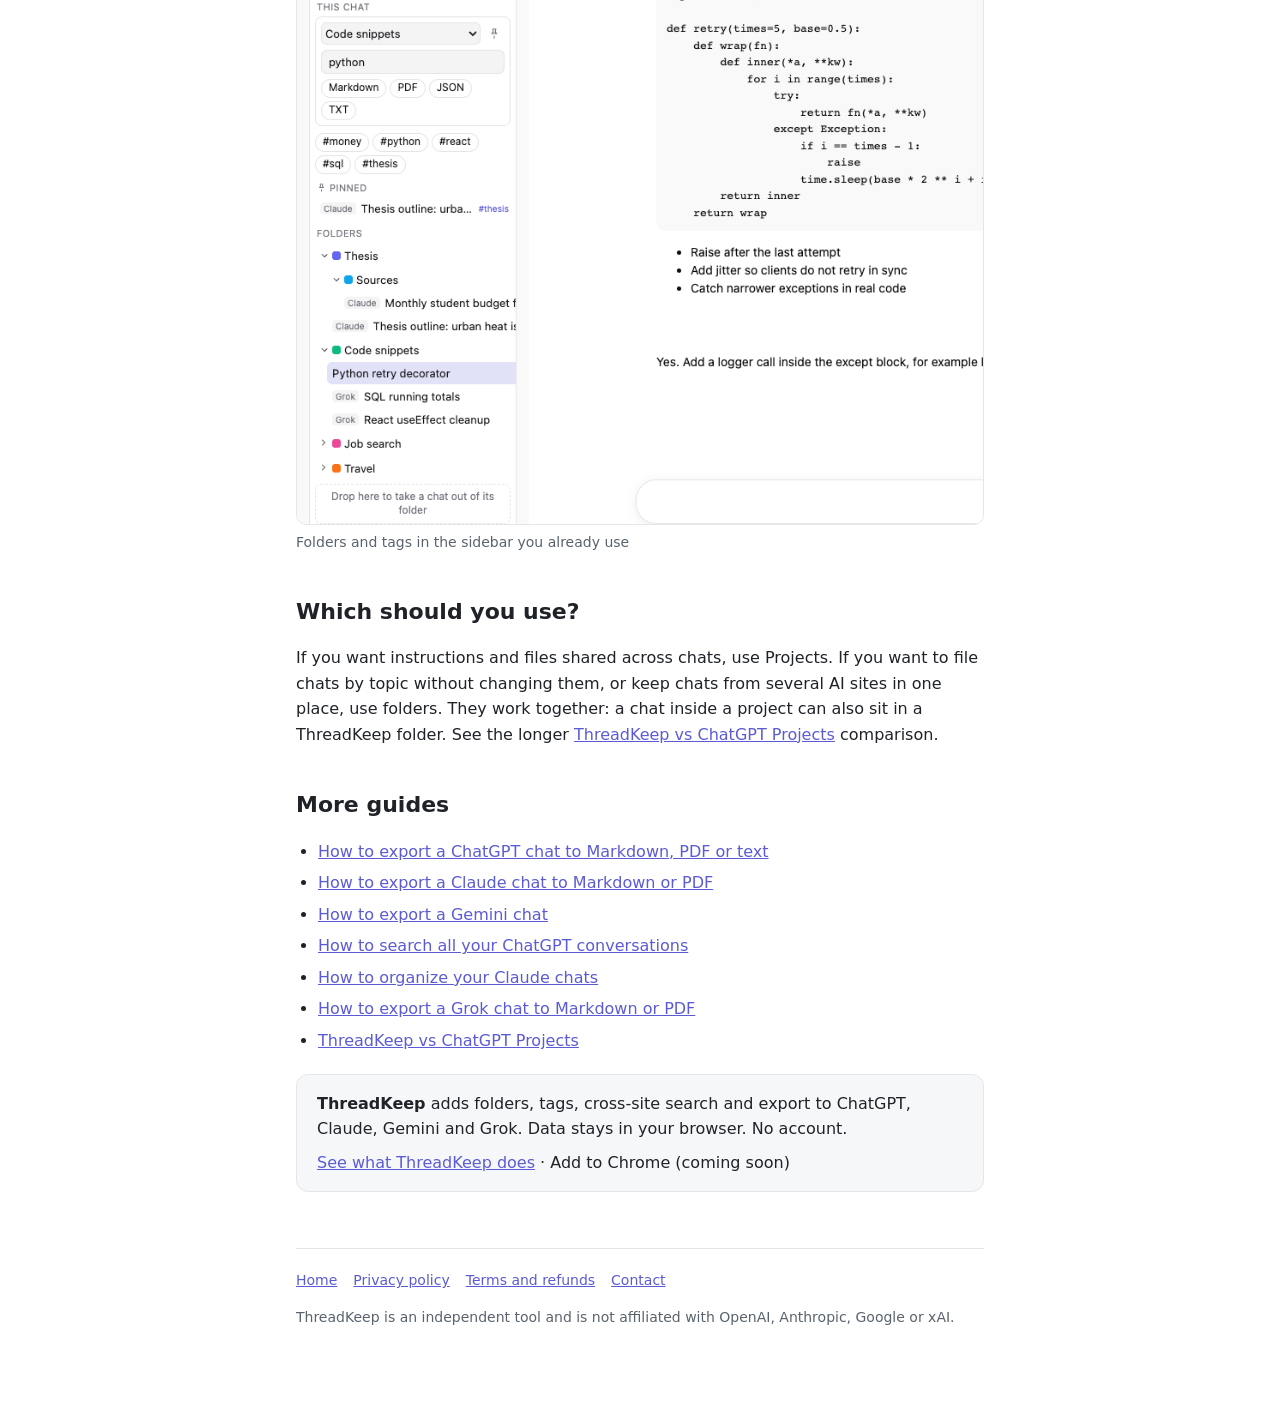
<file: organize-chatgpt-chats-into-folders.html>
<!doctype html>
<html lang="en"><head><meta charset="utf-8"><meta name="viewport" content="width=device-width, initial-scale=1">
<title>How to Organize ChatGPT Chats Into Folders</title>
<meta name="description" content="ChatGPT has no plain folders for chats, but Projects, pinning and search help. Here is how to use them, and where a folder extension fits.">
<link rel="canonical" href="https://threadkeep.neomorrison.com/organize-chatgpt-chats-into-folders.html">
<link rel="icon" href="icon-128.png">
<script type="application/ld+json">{
 "@context": "https://schema.org",
 "@type": "HowTo",
 "name": "Organize ChatGPT chats into groups",
 "description": "ChatGPT has no plain folders for chats, but Projects, pinning and search help. Here is how to use them, and where a folder extension fits.",
 "step": [
  {
   "@type": "HowToStep",
   "position": 1,
   "name": "Find the chat",
   "text": "Open chatgpt.com and locate the chat in the left sidebar."
  },
  {
   "@type": "HowToStep",
   "position": 2,
   "name": "Create a project",
   "text": "In the sidebar choose New project and name it after the topic, such as Thesis or Client work."
  },
  {
   "@type": "HowToStep",
   "position": 3,
   "name": "Move the chat in",
   "text": "Open the menu next to the chat and choose Move to project, then pick the project. You can also drag the chat onto the project."
  },
  {
   "@type": "HowToStep",
   "position": 4,
   "name": "Start new chats inside the project",
   "text": "Chats you begin from within a project are added to it automatically."
  },
  {
   "@type": "HowToStep",
   "position": 5,
   "name": "Archive what you are done with",
   "text": "Archive finished chats to clear the sidebar. OpenAI's help center says archived chats still show up in search."
  },
  {
   "@type": "HowToStep",
   "position": 6,
   "name": "Search when the sidebar gets long",
   "text": "Use the search button in the sidebar, or Ctrl+K (Cmd+K on Mac), to search chat titles and content."
  }
 ]
}</script>
<style>
:root{--bg:#fff;--fg:#1f2328;--muted:#59636e;--line:#e4e6ea;--card:#f6f7f9;--a:#5b5bd6}
@media (prefers-color-scheme:dark){:root{--bg:#16161a;--fg:#ececf1;--muted:#a1a1aa;--line:#2c2c33;--card:#1e1e24;--a:#8b8bf0}}
*{box-sizing:border-box}body{margin:0;background:var(--bg);color:var(--fg);font:16px/1.6 -apple-system,system-ui,"Segoe UI",sans-serif}
main{max-width:720px;margin:0 auto;padding:40px 16px 64px}a{color:var(--a)}
header{display:flex;align-items:center;gap:12px}header img{width:44px;height:44px;border-radius:10px}header a{color:var(--fg);text-decoration:none;font-weight:600}
h1{font-size:34px;line-height:1.2;margin:28px 0 12px;letter-spacing:-.02em}h2{margin:40px 0 12px;font-size:22px}
.lead{font-size:18px;color:var(--muted)}
ol,ul{padding-left:22px}li{margin:6px 0}
.card{background:var(--card);border:1px solid var(--line);border-radius:12px;padding:16px 20px;margin:20px 0}
.card p{margin:0}.card p+p{margin-top:8px}
figure{margin:24px 0}figure img{width:100%;border:1px solid var(--line);border-radius:10px;display:block}figcaption{font-size:14px;color:var(--muted);margin-top:6px}
table{border-collapse:collapse;width:100%;font-size:15px}th,td{text-align:left;border-bottom:1px solid var(--line);padding:8px 6px;vertical-align:top}
.small{font-size:14px;color:var(--muted)}
footer{margin-top:56px;padding-top:20px;border-top:1px solid var(--line);font-size:14px;color:var(--muted)}
footer a{margin-right:16px}
</style></head>
<body><main>
<header><img src="icon-128.png" alt=""><a href="index.html">ThreadKeep</a></header>
<h1>How to organize ChatGPT chats into folders</h1>
<p class="lead">ChatGPT does not have ordinary folders. The built-in way to group chats is Projects. This guide shows how to use Projects and search, then where a folder extension like ThreadKeep adds something.</p>
<h2>Group your chats with Projects</h2>
<ol>
<li><strong>Find the chat.</strong> Open chatgpt.com and locate the chat in the left sidebar.</li>
<li><strong>Create a project.</strong> In the sidebar choose New project and name it after the topic, such as Thesis or Client work.</li>
<li><strong>Move the chat in.</strong> Open the menu next to the chat and choose Move to project, then pick the project. You can also drag the chat onto the project.</li>
<li><strong>Start new chats inside the project.</strong> Chats you begin from within a project are added to it automatically.</li>
<li><strong>Archive what you are done with.</strong> Archive finished chats to clear the sidebar. OpenAI&#x27;s help center says archived chats still show up in search.</li>
<li><strong>Search when the sidebar gets long.</strong> Use the search button in the sidebar, or Ctrl+K (Cmd+K on Mac), to search chat titles and content.</li>
</ol>
<h2>What Projects do and do not do</h2>
<p>A project is more than a folder. It can hold instructions and files that apply to every chat inside it, and it can limit memory to that project. That is useful for ongoing work, but it also means moving an old chat into a project can change how ChatGPT answers in it from then on. Send one test message after moving a chat you rely on.</p><p>Projects do not nest, so you cannot put a project inside a project. Some users also report that a moved chat still appears in the Recents list. The file limits for free accounts are small, and OpenAI changes these details often, so check the <a href="https://help.openai.com/">OpenAI help center</a> for current numbers.</p>
<h2>Where ThreadKeep helps</h2>
<p>ThreadKeep adds folders to the ChatGPT sidebar without touching how ChatGPT answers, because a folder only stores a title and a link to the chat on your device. You can:</p><ul><li>Nest folders, color them and pin the ones you use most.</li><li>Add tags to find chats across folders.</li><li>Put a ChatGPT chat and a Claude chat in the same folder.</li></ul><p>Free covers up to 5 folders, 10 exports a month and unlimited search. Pro is $4.99 a month or $59 once and removes the folder and export limits.</p><p class="small">ThreadKeep is not on the Chrome Web Store yet. Add to Chrome (coming soon). Until then, see the <a href="index.html">ThreadKeep overview</a>.</p>
<figure><img src="shots/folders.png" alt="Folders inside the ChatGPT sidebar" loading="lazy"><figcaption>Folders and tags in the sidebar you already use</figcaption></figure>
<h2>Which should you use?</h2>
<p>If you want instructions and files shared across chats, use Projects. If you want to file chats by topic without changing them, or keep chats from several AI sites in one place, use folders. They work together: a chat inside a project can also sit in a ThreadKeep folder. See the longer <a href="threadkeep-vs-chatgpt-projects.html">ThreadKeep vs ChatGPT Projects</a> comparison.</p>
<h2>More guides</h2>
<ul><li><a href="export-chatgpt-chat-to-markdown-pdf.html">How to export a ChatGPT chat to Markdown, PDF or text</a></li><li><a href="export-claude-chat-to-markdown-pdf.html">How to export a Claude chat to Markdown or PDF</a></li><li><a href="export-gemini-chat.html">How to export a Gemini chat</a></li><li><a href="search-all-chatgpt-conversations.html">How to search all your ChatGPT conversations</a></li><li><a href="organize-claude-chats.html">How to organize your Claude chats</a></li><li><a href="export-grok-conversation.html">How to export a Grok chat to Markdown or PDF</a></li><li><a href="threadkeep-vs-chatgpt-projects.html">ThreadKeep vs ChatGPT Projects</a></li></ul>
<div class="card"><p><strong>ThreadKeep</strong> adds folders, tags, cross-site search and export to ChatGPT, Claude, Gemini and Grok. Data stays in your browser. No account.</p><p><a href="index.html">See what ThreadKeep does</a> · Add to Chrome (coming soon)</p></div>
<footer>
<a href="index.html">Home</a><a href="privacy.html">Privacy policy</a><a href="terms.html">Terms and refunds</a><a href="mailto:contact@neomorrison.com">Contact</a>
<p>ThreadKeep is an independent tool and is not affiliated with OpenAI, Anthropic, Google or xAI.</p>
</footer>
</main></body></html>
</file>
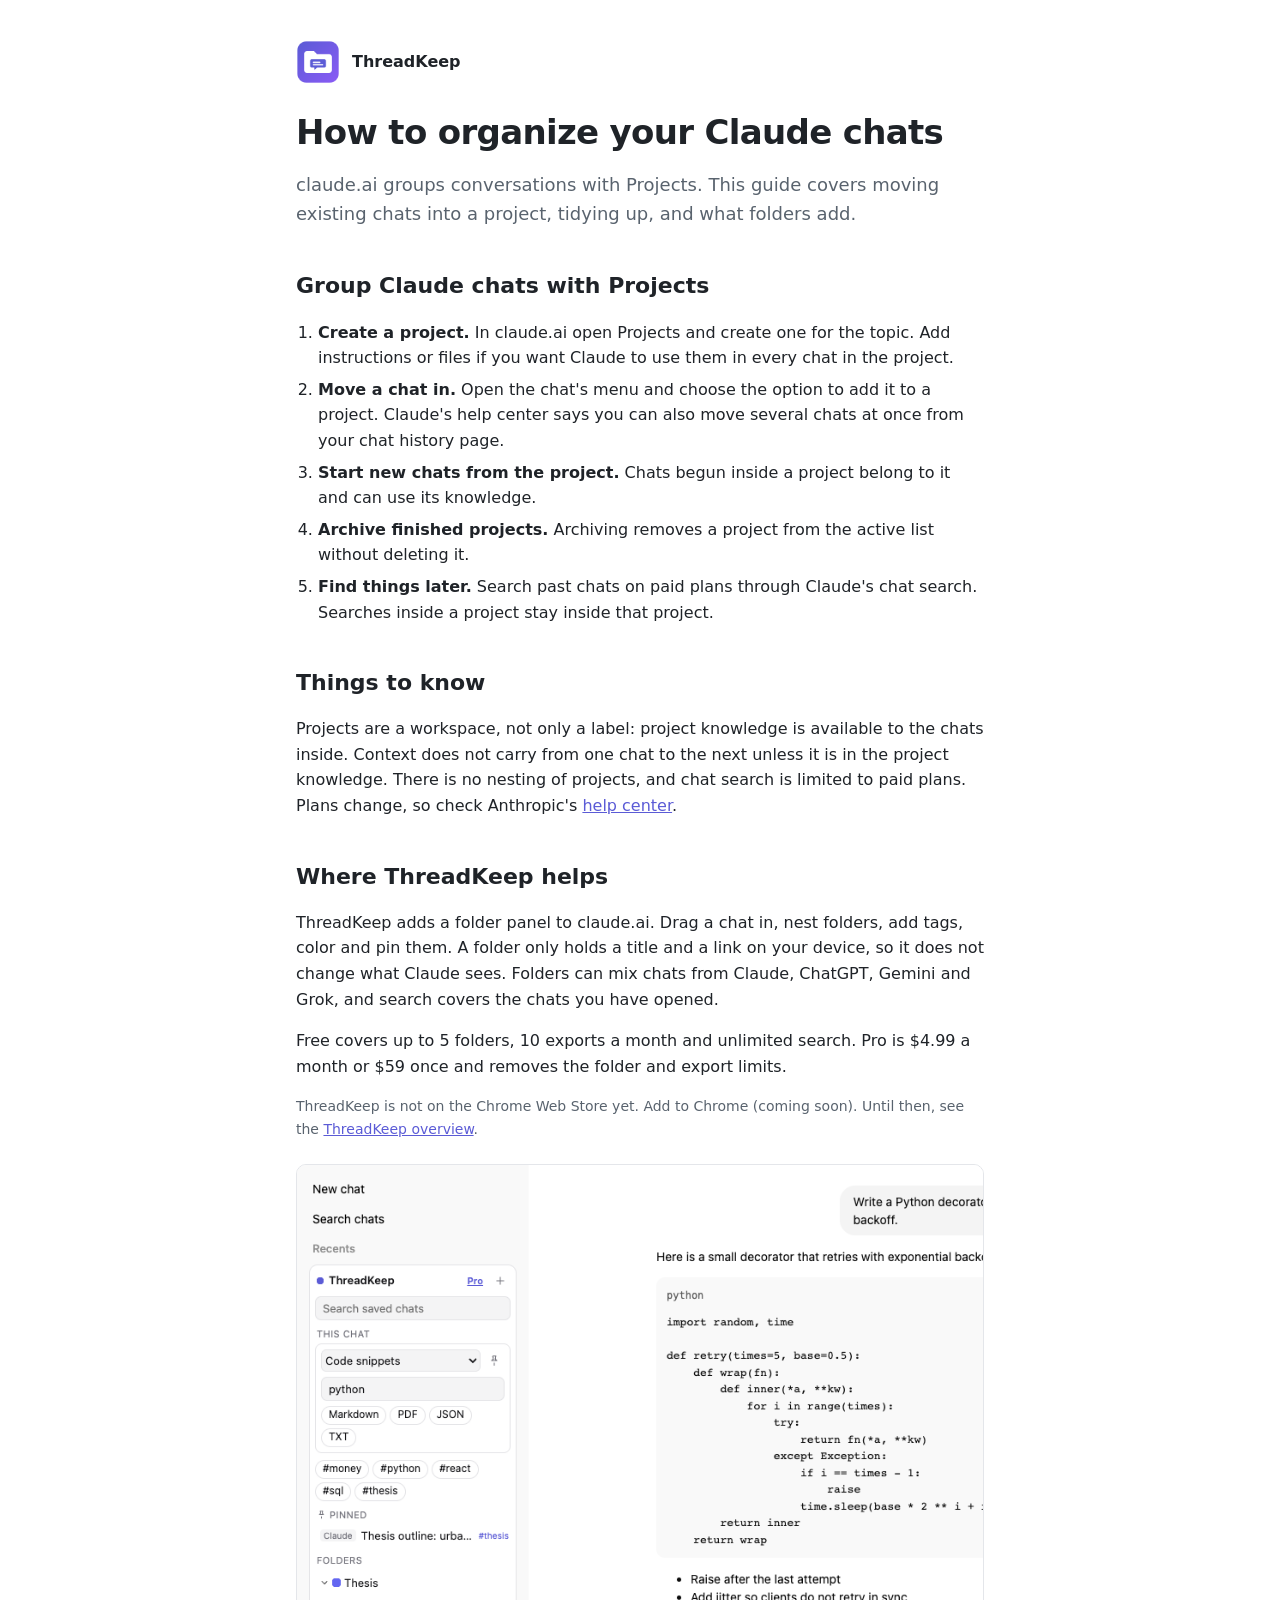
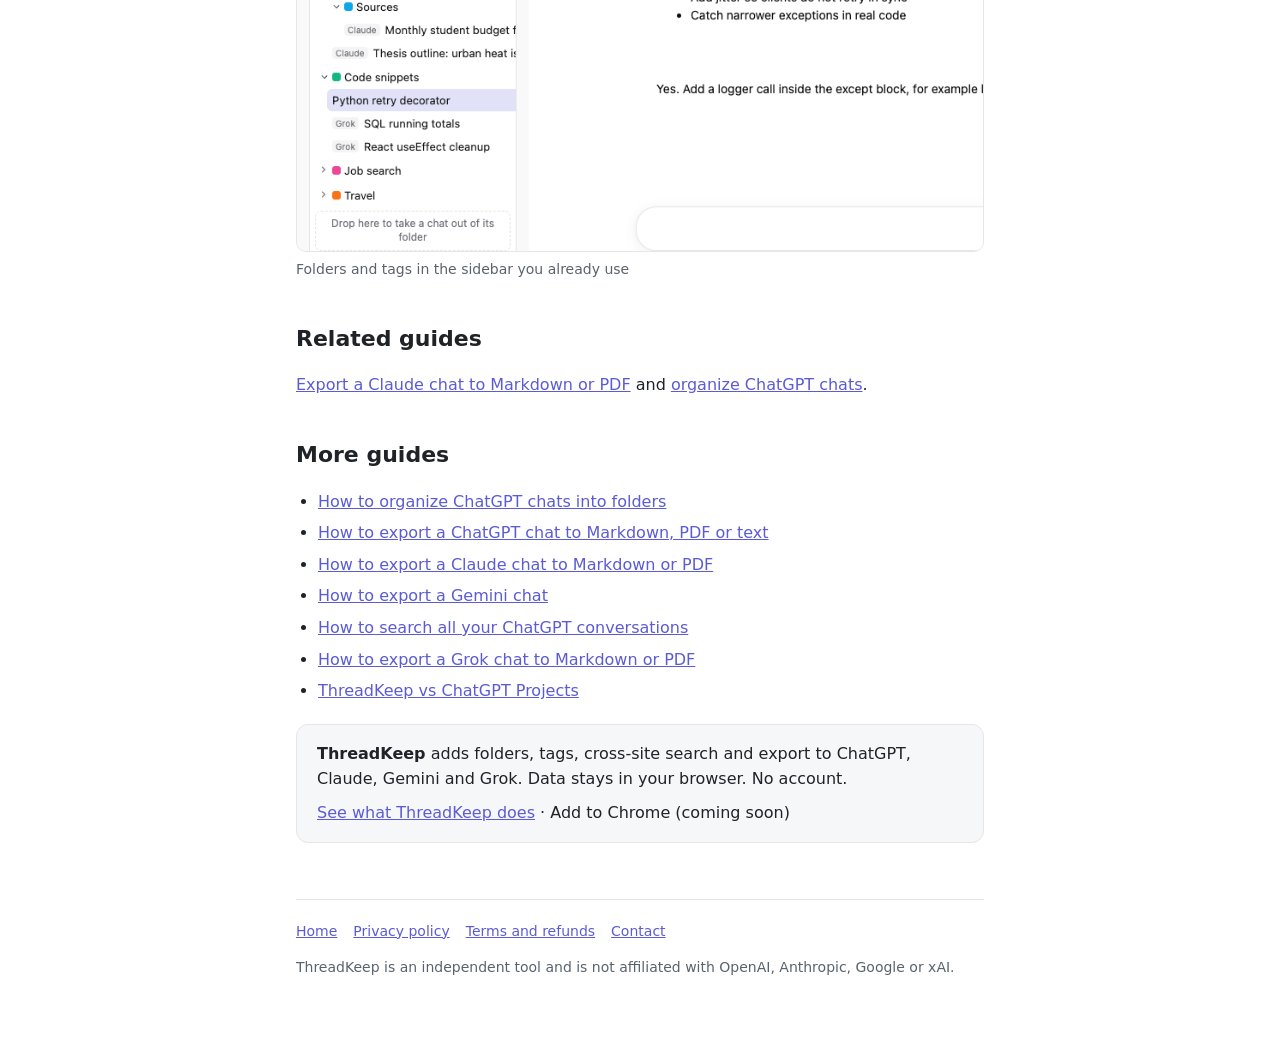
<file: organize-claude-chats.html>
<!doctype html>
<html lang="en"><head><meta charset="utf-8"><meta name="viewport" content="width=device-width, initial-scale=1">
<title>How to Organize Your Claude Chats</title>
<meta name="description" content="Claude groups chats with Projects, but has no plain folders. How to move chats into Projects, archive them, and where folders and tags help.">
<link rel="canonical" href="https://threadkeep.neomorrison.com/organize-claude-chats.html">
<link rel="icon" href="icon-128.png">
<script type="application/ld+json">{
 "@context": "https://schema.org",
 "@type": "HowTo",
 "name": "Organize Claude chats",
 "description": "Claude groups chats with Projects, but has no plain folders. How to move chats into Projects, archive them, and where folders and tags help.",
 "step": [
  {
   "@type": "HowToStep",
   "position": 1,
   "name": "Create a project",
   "text": "In claude.ai open Projects and create one for the topic. Add instructions or files if you want Claude to use them in every chat in the project."
  },
  {
   "@type": "HowToStep",
   "position": 2,
   "name": "Move a chat in",
   "text": "Open the chat's menu and choose the option to add it to a project. Claude's help center says you can also move several chats at once from your chat history page."
  },
  {
   "@type": "HowToStep",
   "position": 3,
   "name": "Start new chats from the project",
   "text": "Chats begun inside a project belong to it and can use its knowledge."
  },
  {
   "@type": "HowToStep",
   "position": 4,
   "name": "Archive finished projects",
   "text": "Archiving removes a project from the active list without deleting it."
  },
  {
   "@type": "HowToStep",
   "position": 5,
   "name": "Find things later",
   "text": "Search past chats on paid plans through Claude's chat search. Searches inside a project stay inside that project."
  }
 ]
}</script>
<style>
:root{--bg:#fff;--fg:#1f2328;--muted:#59636e;--line:#e4e6ea;--card:#f6f7f9;--a:#5b5bd6}
@media (prefers-color-scheme:dark){:root{--bg:#16161a;--fg:#ececf1;--muted:#a1a1aa;--line:#2c2c33;--card:#1e1e24;--a:#8b8bf0}}
*{box-sizing:border-box}body{margin:0;background:var(--bg);color:var(--fg);font:16px/1.6 -apple-system,system-ui,"Segoe UI",sans-serif}
main{max-width:720px;margin:0 auto;padding:40px 16px 64px}a{color:var(--a)}
header{display:flex;align-items:center;gap:12px}header img{width:44px;height:44px;border-radius:10px}header a{color:var(--fg);text-decoration:none;font-weight:600}
h1{font-size:34px;line-height:1.2;margin:28px 0 12px;letter-spacing:-.02em}h2{margin:40px 0 12px;font-size:22px}
.lead{font-size:18px;color:var(--muted)}
ol,ul{padding-left:22px}li{margin:6px 0}
.card{background:var(--card);border:1px solid var(--line);border-radius:12px;padding:16px 20px;margin:20px 0}
.card p{margin:0}.card p+p{margin-top:8px}
figure{margin:24px 0}figure img{width:100%;border:1px solid var(--line);border-radius:10px;display:block}figcaption{font-size:14px;color:var(--muted);margin-top:6px}
table{border-collapse:collapse;width:100%;font-size:15px}th,td{text-align:left;border-bottom:1px solid var(--line);padding:8px 6px;vertical-align:top}
.small{font-size:14px;color:var(--muted)}
footer{margin-top:56px;padding-top:20px;border-top:1px solid var(--line);font-size:14px;color:var(--muted)}
footer a{margin-right:16px}
</style></head>
<body><main>
<header><img src="icon-128.png" alt=""><a href="index.html">ThreadKeep</a></header>
<h1>How to organize your Claude chats</h1>
<p class="lead">claude.ai groups conversations with Projects. This guide covers moving existing chats into a project, tidying up, and what folders add.</p>
<h2>Group Claude chats with Projects</h2>
<ol>
<li><strong>Create a project.</strong> In claude.ai open Projects and create one for the topic. Add instructions or files if you want Claude to use them in every chat in the project.</li>
<li><strong>Move a chat in.</strong> Open the chat&#x27;s menu and choose the option to add it to a project. Claude&#x27;s help center says you can also move several chats at once from your chat history page.</li>
<li><strong>Start new chats from the project.</strong> Chats begun inside a project belong to it and can use its knowledge.</li>
<li><strong>Archive finished projects.</strong> Archiving removes a project from the active list without deleting it.</li>
<li><strong>Find things later.</strong> Search past chats on paid plans through Claude&#x27;s chat search. Searches inside a project stay inside that project.</li>
</ol>
<h2>Things to know</h2>
<p>Projects are a workspace, not only a label: project knowledge is available to the chats inside. Context does not carry from one chat to the next unless it is in the project knowledge. There is no nesting of projects, and chat search is limited to paid plans. Plans change, so check Anthropic's <a href="https://support.claude.com/">help center</a>.</p>
<h2>Where ThreadKeep helps</h2>
<p>ThreadKeep adds a folder panel to claude.ai. Drag a chat in, nest folders, add tags, color and pin them. A folder only holds a title and a link on your device, so it does not change what Claude sees. Folders can mix chats from Claude, ChatGPT, Gemini and Grok, and search covers the chats you have opened.</p><p>Free covers up to 5 folders, 10 exports a month and unlimited search. Pro is $4.99 a month or $59 once and removes the folder and export limits.</p><p class="small">ThreadKeep is not on the Chrome Web Store yet. Add to Chrome (coming soon). Until then, see the <a href="index.html">ThreadKeep overview</a>.</p>
<figure><img src="shots/folders.png" alt="Folders inside the chat sidebar" loading="lazy"><figcaption>Folders and tags in the sidebar you already use</figcaption></figure>
<h2>Related guides</h2>
<p><a href="export-claude-chat-to-markdown-pdf.html">Export a Claude chat to Markdown or PDF</a> and <a href="organize-chatgpt-chats-into-folders.html">organize ChatGPT chats</a>.</p>
<h2>More guides</h2>
<ul><li><a href="organize-chatgpt-chats-into-folders.html">How to organize ChatGPT chats into folders</a></li><li><a href="export-chatgpt-chat-to-markdown-pdf.html">How to export a ChatGPT chat to Markdown, PDF or text</a></li><li><a href="export-claude-chat-to-markdown-pdf.html">How to export a Claude chat to Markdown or PDF</a></li><li><a href="export-gemini-chat.html">How to export a Gemini chat</a></li><li><a href="search-all-chatgpt-conversations.html">How to search all your ChatGPT conversations</a></li><li><a href="export-grok-conversation.html">How to export a Grok chat to Markdown or PDF</a></li><li><a href="threadkeep-vs-chatgpt-projects.html">ThreadKeep vs ChatGPT Projects</a></li></ul>
<div class="card"><p><strong>ThreadKeep</strong> adds folders, tags, cross-site search and export to ChatGPT, Claude, Gemini and Grok. Data stays in your browser. No account.</p><p><a href="index.html">See what ThreadKeep does</a> · Add to Chrome (coming soon)</p></div>
<footer>
<a href="index.html">Home</a><a href="privacy.html">Privacy policy</a><a href="terms.html">Terms and refunds</a><a href="mailto:contact@neomorrison.com">Contact</a>
<p>ThreadKeep is an independent tool and is not affiliated with OpenAI, Anthropic, Google or xAI.</p>
</footer>
</main></body></html>
</file>
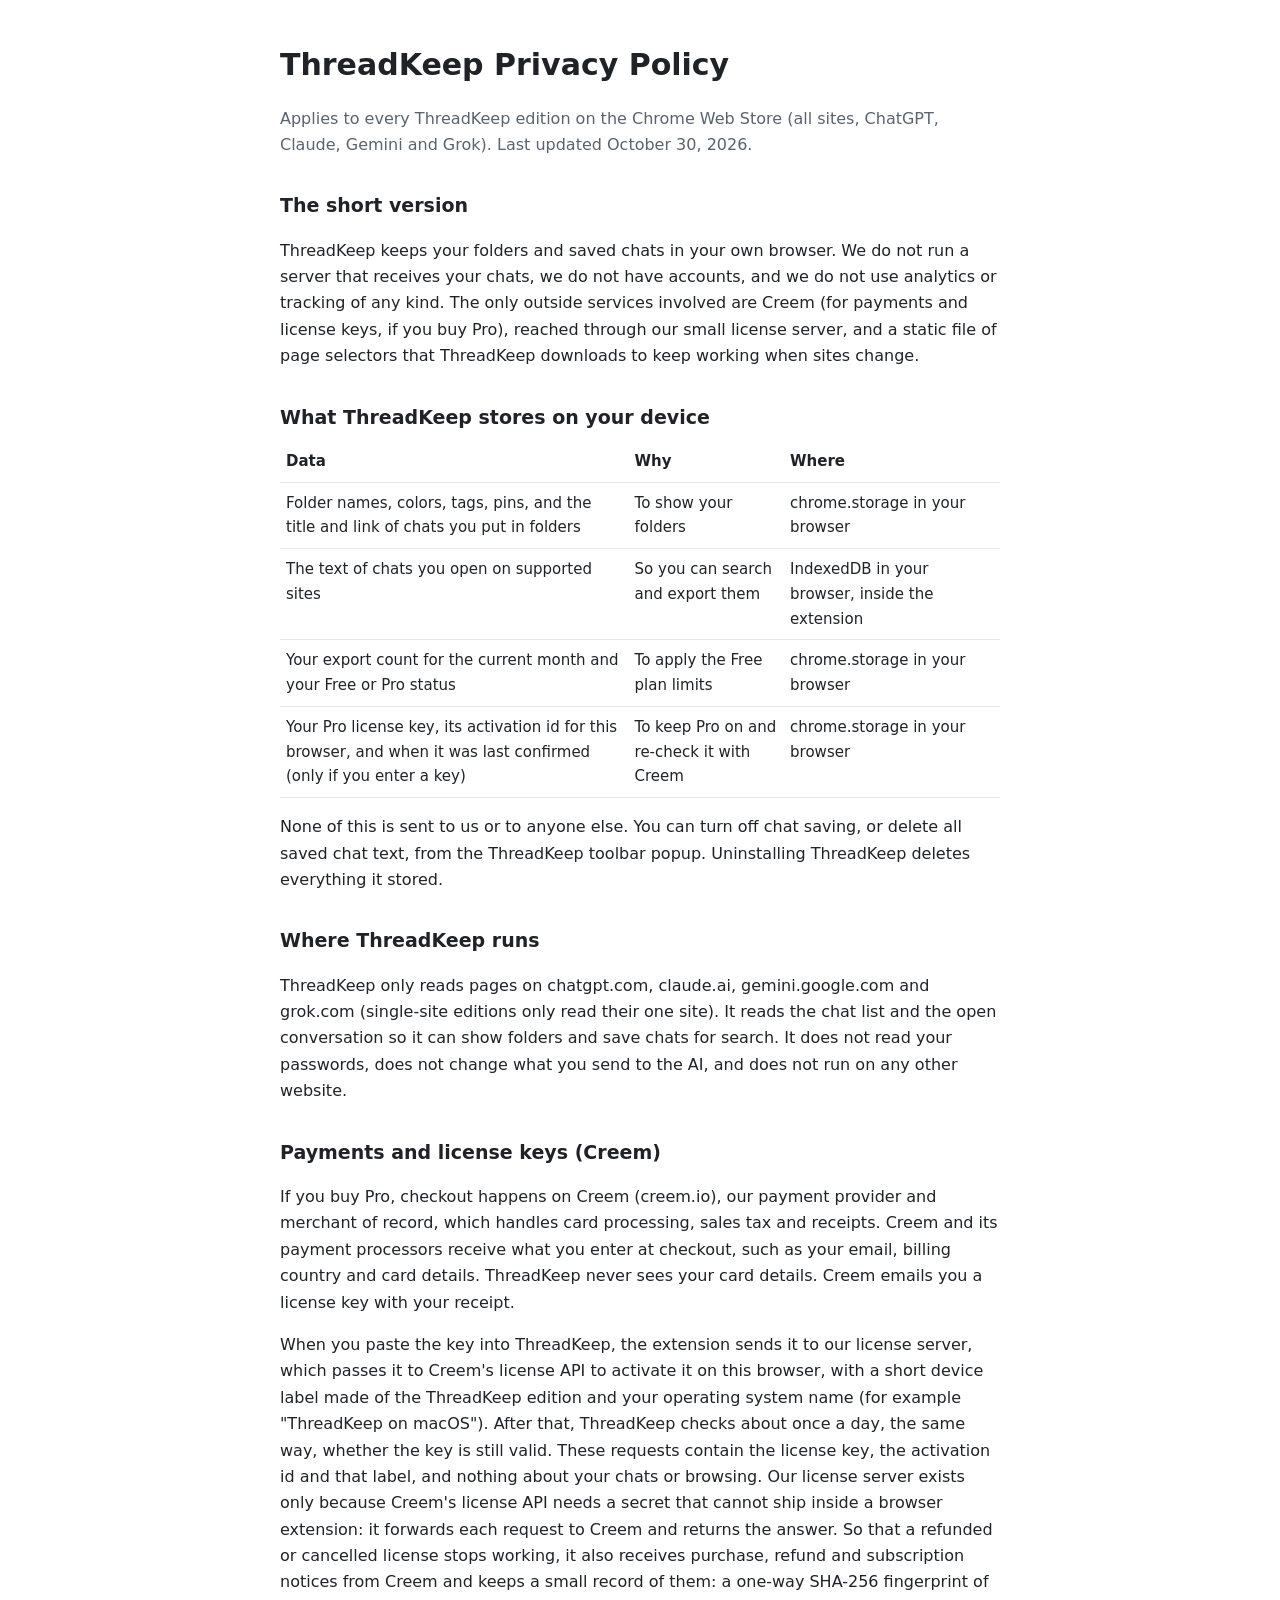
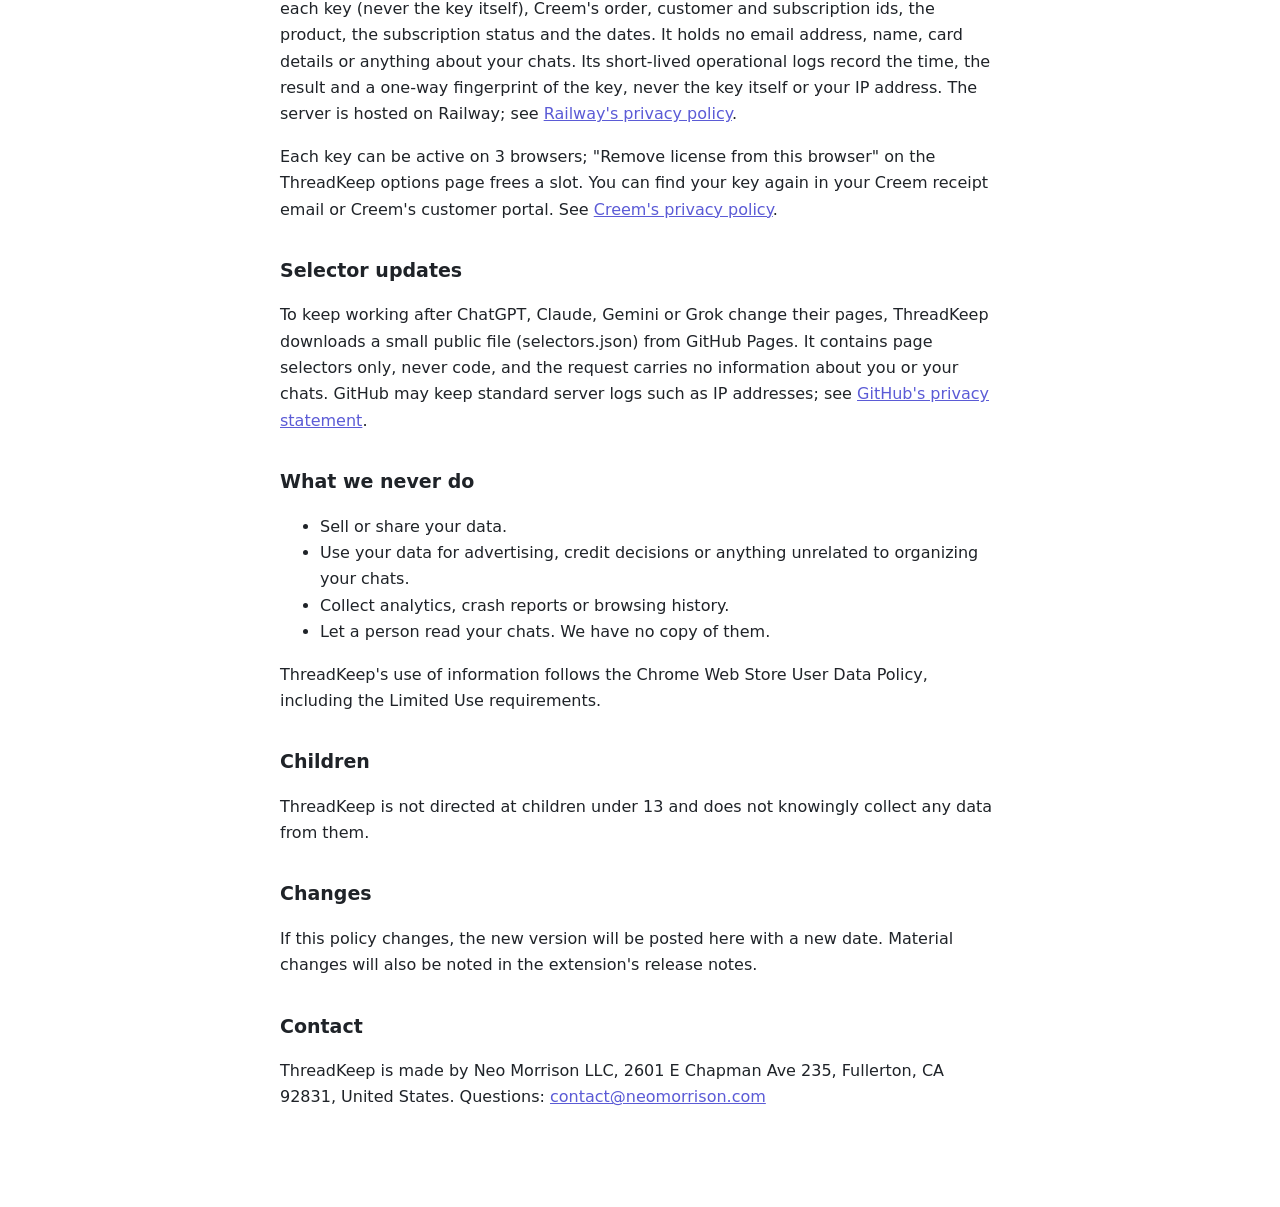
<file: privacy.html>
<!doctype html>
<html lang="en">
<head>
<meta charset="utf-8">
<meta name="viewport" content="width=device-width, initial-scale=1">
<title>ThreadKeep Privacy Policy</title>
<style>
  :root { --bg: #ffffff; --fg: #1f2328; --muted: #59636e; --accent: #5b5bd6; --line: #e5e7eb; }
  @media (prefers-color-scheme: dark) { :root { --bg: #16161a; --fg: #ececf1; --muted: #a1a1aa; --accent: #8b8bf0; --line: #2e2e35; } }
  body { margin: 0; background: var(--bg); color: var(--fg); font: 16px/1.65 -apple-system, system-ui, "Segoe UI", Roboto, sans-serif; }
  main { max-width: 720px; margin: 0 auto; padding: 40px 16px 80px; }
  h1 { font-size: 30px; margin: 0 0 4px; }
  h2 { font-size: 19px; margin: 32px 0 8px; }
  .muted { color: var(--muted); }
  a { color: var(--accent); }
  table { border-collapse: collapse; width: 100%; font-size: 15px; }
  td, th { text-align: left; border-bottom: 1px solid var(--line); padding: 8px 6px; vertical-align: top; }
</style>
</head>
<body>
<main>
  <h1>ThreadKeep Privacy Policy</h1>
  <p class="muted">Applies to every ThreadKeep edition on the Chrome Web Store (all sites, ChatGPT, Claude, Gemini and Grok). Last updated October 30, 2026.</p>

  <h2>The short version</h2>
  <p>ThreadKeep keeps your folders and saved chats in your own browser. We do not run a server that receives your chats, we do not have accounts, and we do not use analytics or tracking of any kind. The only outside services involved are Creem (for payments and license keys, if you buy Pro), reached through our small license server, and a static file of page selectors that ThreadKeep downloads to keep working when sites change.</p>

  <h2>What ThreadKeep stores on your device</h2>
  <table>
    <tr><th>Data</th><th>Why</th><th>Where</th></tr>
    <tr><td>Folder names, colors, tags, pins, and the title and link of chats you put in folders</td><td>To show your folders</td><td>chrome.storage in your browser</td></tr>
    <tr><td>The text of chats you open on supported sites</td><td>So you can search and export them</td><td>IndexedDB in your browser, inside the extension</td></tr>
    <tr><td>Your export count for the current month and your Free or Pro status</td><td>To apply the Free plan limits</td><td>chrome.storage in your browser</td></tr>
    <tr><td>Your Pro license key, its activation id for this browser, and when it was last confirmed (only if you enter a key)</td><td>To keep Pro on and re-check it with Creem</td><td>chrome.storage in your browser</td></tr>
  </table>
  <p>None of this is sent to us or to anyone else. You can turn off chat saving, or delete all saved chat text, from the ThreadKeep toolbar popup. Uninstalling ThreadKeep deletes everything it stored.</p>

  <h2>Where ThreadKeep runs</h2>
  <p>ThreadKeep only reads pages on chatgpt.com, claude.ai, gemini.google.com and grok.com (single-site editions only read their one site). It reads the chat list and the open conversation so it can show folders and save chats for search. It does not read your passwords, does not change what you send to the AI, and does not run on any other website.</p>

  <h2>Payments and license keys (Creem)</h2>
  <p>If you buy Pro, checkout happens on Creem (creem.io), our payment provider and merchant of record, which handles card processing, sales tax and receipts. Creem and its payment processors receive what you enter at checkout, such as your email, billing country and card details. ThreadKeep never sees your card details. Creem emails you a license key with your receipt.</p>
  <p>When you paste the key into ThreadKeep, the extension sends it to our license server, which passes it to Creem's license API to activate it on this browser, with a short device label made of the ThreadKeep edition and your operating system name (for example "ThreadKeep on macOS"). After that, ThreadKeep checks about once a day, the same way, whether the key is still valid. These requests contain the license key, the activation id and that label, and nothing about your chats or browsing. Our license server exists only because Creem's license API needs a secret that cannot ship inside a browser extension: it forwards each request to Creem and returns the answer. So that a refunded or cancelled license stops working, it also receives purchase, refund and subscription notices from Creem and keeps a small record of them: a one-way SHA-256 fingerprint of each key (never the key itself), Creem's order, customer and subscription ids, the product, the subscription status and the dates. It holds no email address, name, card details or anything about your chats. Its short-lived operational logs record the time, the result and a one-way fingerprint of the key, never the key itself or your IP address. The server is hosted on Railway; see <a href="https://railway.com/legal/privacy">Railway's privacy policy</a>.</p>
  <p>Each key can be active on 3 browsers; "Remove license from this browser" on the ThreadKeep options page frees a slot. You can find your key again in your Creem receipt email or Creem's customer portal. See <a href="https://www.creem.io/privacy">Creem's privacy policy</a>.</p>

  <h2>Selector updates</h2>
  <p>To keep working after ChatGPT, Claude, Gemini or Grok change their pages, ThreadKeep downloads a small public file (selectors.json) from GitHub Pages. It contains page selectors only, never code, and the request carries no information about you or your chats. GitHub may keep standard server logs such as IP addresses; see <a href="https://docs.github.com/site-policy/privacy-policies/github-general-privacy-statement">GitHub's privacy statement</a>.</p>

  <h2>What we never do</h2>
  <ul>
    <li>Sell or share your data.</li>
    <li>Use your data for advertising, credit decisions or anything unrelated to organizing your chats.</li>
    <li>Collect analytics, crash reports or browsing history.</li>
    <li>Let a person read your chats. We have no copy of them.</li>
  </ul>
  <p>ThreadKeep's use of information follows the Chrome Web Store User Data Policy, including the Limited Use requirements.</p>

  <h2>Children</h2>
  <p>ThreadKeep is not directed at children under 13 and does not knowingly collect any data from them.</p>

  <h2>Changes</h2>
  <p>If this policy changes, the new version will be posted here with a new date. Material changes will also be noted in the extension's release notes.</p>

  <h2>Contact</h2>
  <p>ThreadKeep is made by Neo Morrison LLC, 2601 E Chapman Ave 235, Fullerton, CA 92831, United States. Questions: <a href="mailto:contact@neomorrison.com">contact@neomorrison.com</a></p>
</main>
</body>
</html>
</file>
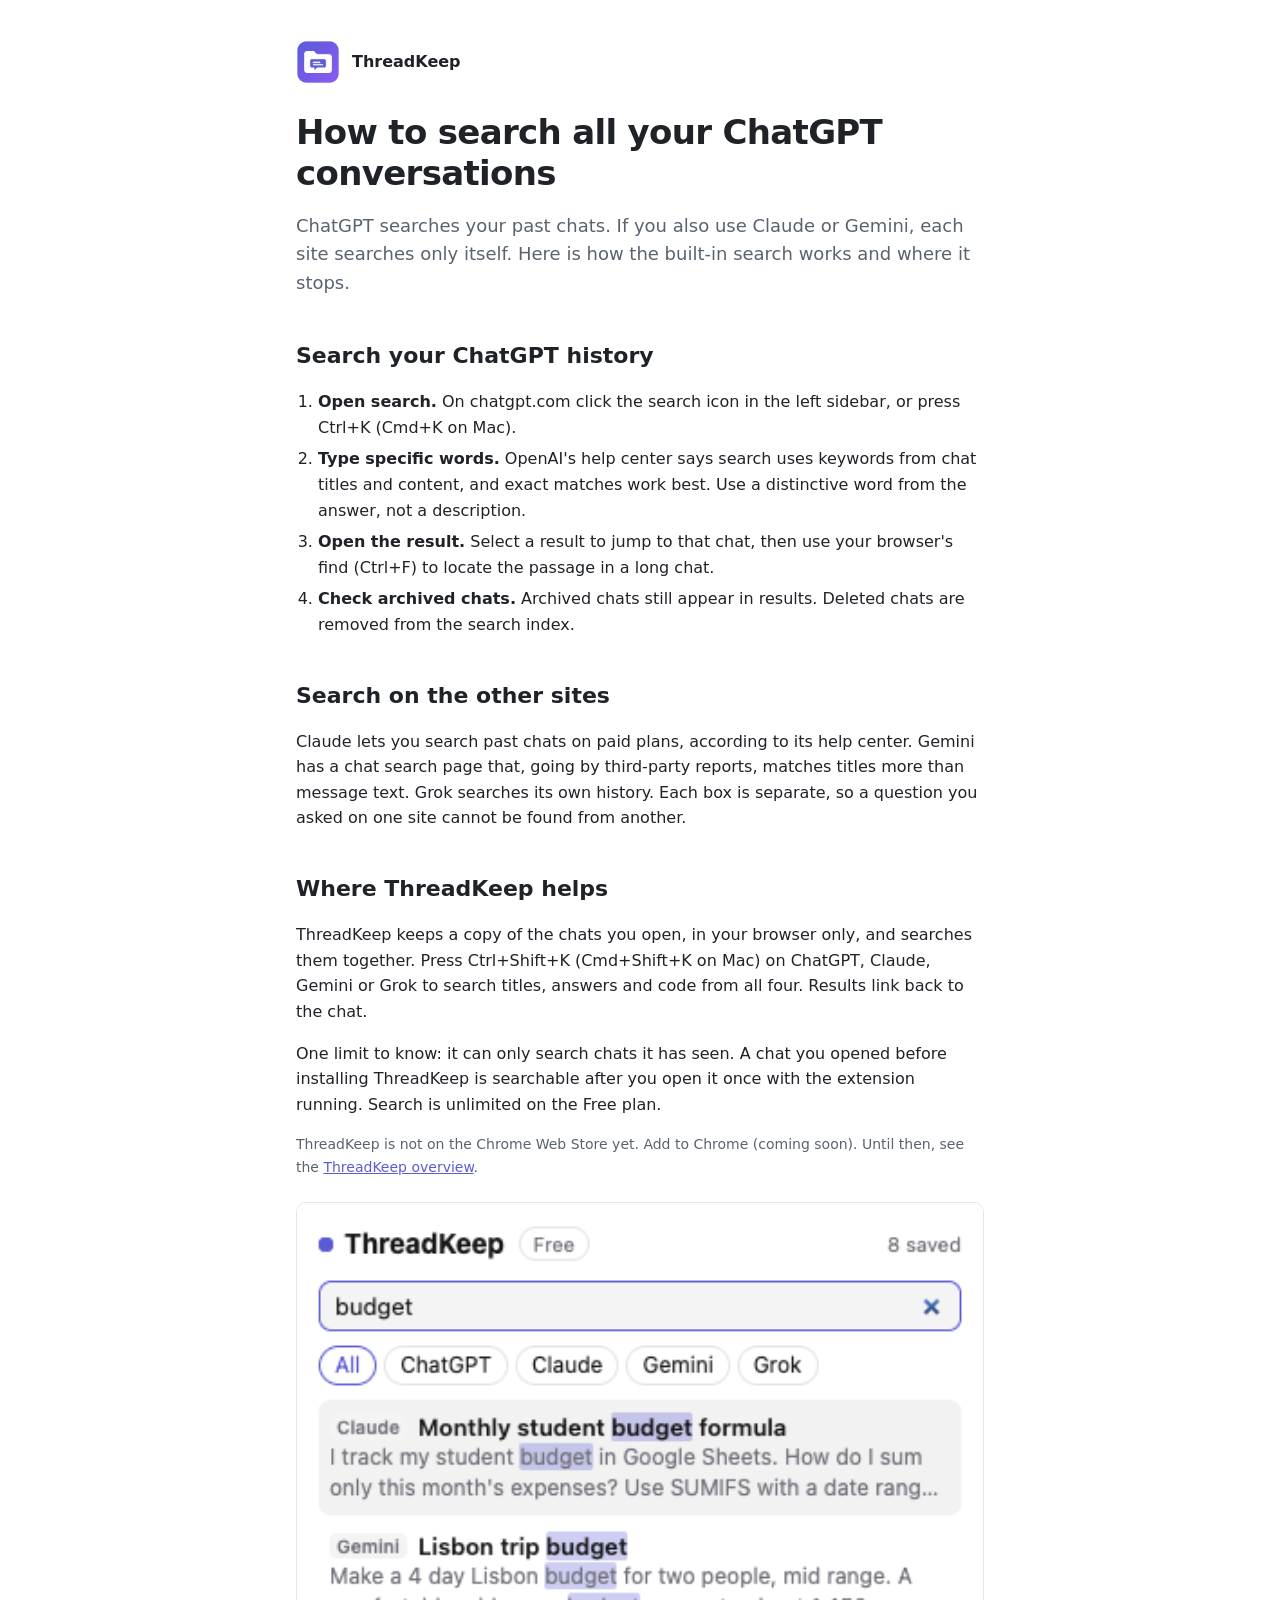
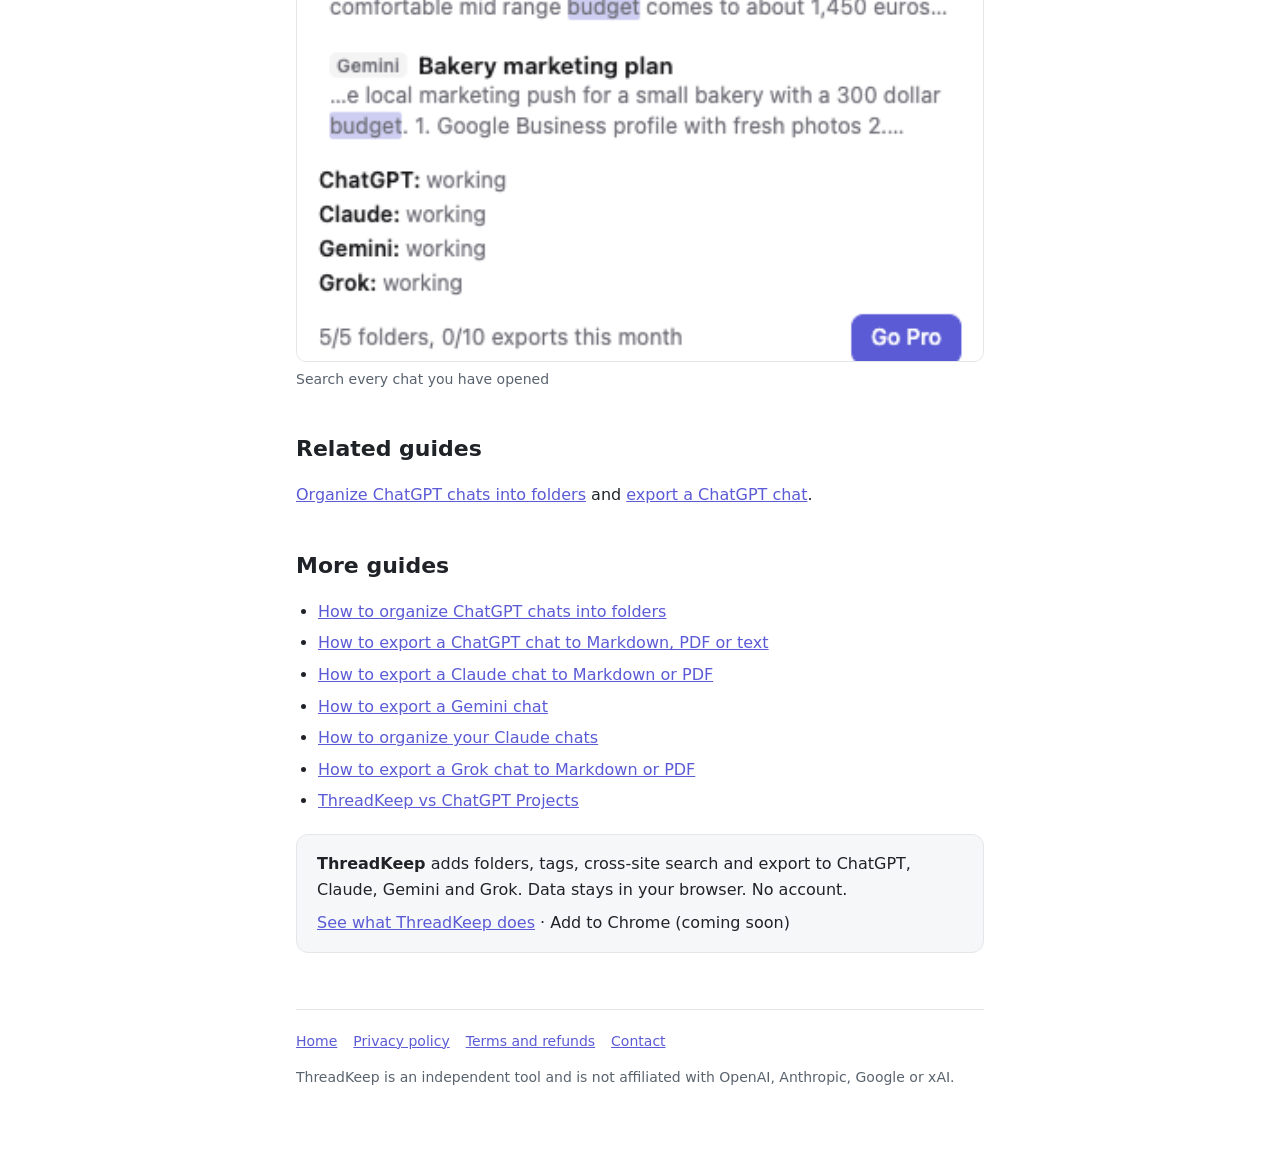
<file: search-all-chatgpt-conversations.html>
<!doctype html>
<html lang="en"><head><meta charset="utf-8"><meta name="viewport" content="width=device-width, initial-scale=1">
<title>How to Search All Your ChatGPT Conversations</title>
<meta name="description" content="Find an old ChatGPT answer fast: the built-in chat search, tips for better keywords, and how to search ChatGPT, Claude, Gemini and Grok from one box.">
<link rel="canonical" href="https://threadkeep.neomorrison.com/search-all-chatgpt-conversations.html">
<link rel="icon" href="icon-128.png">
<script type="application/ld+json">{
 "@context": "https://schema.org",
 "@type": "HowTo",
 "name": "Search your ChatGPT conversations",
 "description": "Find an old ChatGPT answer fast: the built-in chat search, tips for better keywords, and how to search ChatGPT, Claude, Gemini and Grok from one box.",
 "step": [
  {
   "@type": "HowToStep",
   "position": 1,
   "name": "Open search",
   "text": "On chatgpt.com click the search icon in the left sidebar, or press Ctrl+K (Cmd+K on Mac)."
  },
  {
   "@type": "HowToStep",
   "position": 2,
   "name": "Type specific words",
   "text": "OpenAI's help center says search uses keywords from chat titles and content, and exact matches work best. Use a distinctive word from the answer, not a description."
  },
  {
   "@type": "HowToStep",
   "position": 3,
   "name": "Open the result",
   "text": "Select a result to jump to that chat, then use your browser's find (Ctrl+F) to locate the passage in a long chat."
  },
  {
   "@type": "HowToStep",
   "position": 4,
   "name": "Check archived chats",
   "text": "Archived chats still appear in results. Deleted chats are removed from the search index."
  }
 ]
}</script>
<style>
:root{--bg:#fff;--fg:#1f2328;--muted:#59636e;--line:#e4e6ea;--card:#f6f7f9;--a:#5b5bd6}
@media (prefers-color-scheme:dark){:root{--bg:#16161a;--fg:#ececf1;--muted:#a1a1aa;--line:#2c2c33;--card:#1e1e24;--a:#8b8bf0}}
*{box-sizing:border-box}body{margin:0;background:var(--bg);color:var(--fg);font:16px/1.6 -apple-system,system-ui,"Segoe UI",sans-serif}
main{max-width:720px;margin:0 auto;padding:40px 16px 64px}a{color:var(--a)}
header{display:flex;align-items:center;gap:12px}header img{width:44px;height:44px;border-radius:10px}header a{color:var(--fg);text-decoration:none;font-weight:600}
h1{font-size:34px;line-height:1.2;margin:28px 0 12px;letter-spacing:-.02em}h2{margin:40px 0 12px;font-size:22px}
.lead{font-size:18px;color:var(--muted)}
ol,ul{padding-left:22px}li{margin:6px 0}
.card{background:var(--card);border:1px solid var(--line);border-radius:12px;padding:16px 20px;margin:20px 0}
.card p{margin:0}.card p+p{margin-top:8px}
figure{margin:24px 0}figure img{width:100%;border:1px solid var(--line);border-radius:10px;display:block}figcaption{font-size:14px;color:var(--muted);margin-top:6px}
table{border-collapse:collapse;width:100%;font-size:15px}th,td{text-align:left;border-bottom:1px solid var(--line);padding:8px 6px;vertical-align:top}
.small{font-size:14px;color:var(--muted)}
footer{margin-top:56px;padding-top:20px;border-top:1px solid var(--line);font-size:14px;color:var(--muted)}
footer a{margin-right:16px}
</style></head>
<body><main>
<header><img src="icon-128.png" alt=""><a href="index.html">ThreadKeep</a></header>
<h1>How to search all your ChatGPT conversations</h1>
<p class="lead">ChatGPT searches your past chats. If you also use Claude or Gemini, each site searches only itself. Here is how the built-in search works and where it stops.</p>
<h2>Search your ChatGPT history</h2>
<ol>
<li><strong>Open search.</strong> On chatgpt.com click the search icon in the left sidebar, or press Ctrl+K (Cmd+K on Mac).</li>
<li><strong>Type specific words.</strong> OpenAI&#x27;s help center says search uses keywords from chat titles and content, and exact matches work best. Use a distinctive word from the answer, not a description.</li>
<li><strong>Open the result.</strong> Select a result to jump to that chat, then use your browser&#x27;s find (Ctrl+F) to locate the passage in a long chat.</li>
<li><strong>Check archived chats.</strong> Archived chats still appear in results. Deleted chats are removed from the search index.</li>
</ol>
<h2>Search on the other sites</h2>
<p>Claude lets you search past chats on paid plans, according to its help center. Gemini has a chat search page that, going by third-party reports, matches titles more than message text. Grok searches its own history. Each box is separate, so a question you asked on one site cannot be found from another.</p>
<h2>Where ThreadKeep helps</h2>
<p>ThreadKeep keeps a copy of the chats you open, in your browser only, and searches them together. Press Ctrl+Shift+K (Cmd+Shift+K on Mac) on ChatGPT, Claude, Gemini or Grok to search titles, answers and code from all four. Results link back to the chat.</p><p>One limit to know: it can only search chats it has seen. A chat you opened before installing ThreadKeep is searchable after you open it once with the extension running. Search is unlimited on the Free plan.</p><p class="small">ThreadKeep is not on the Chrome Web Store yet. Add to Chrome (coming soon). Until then, see the <a href="index.html">ThreadKeep overview</a>.</p>
<figure><img src="shots/search.png" alt="Search results across chats" loading="lazy"><figcaption>Search every chat you have opened</figcaption></figure>
<h2>Related guides</h2>
<p><a href="organize-chatgpt-chats-into-folders.html">Organize ChatGPT chats into folders</a> and <a href="export-chatgpt-chat-to-markdown-pdf.html">export a ChatGPT chat</a>.</p>
<h2>More guides</h2>
<ul><li><a href="organize-chatgpt-chats-into-folders.html">How to organize ChatGPT chats into folders</a></li><li><a href="export-chatgpt-chat-to-markdown-pdf.html">How to export a ChatGPT chat to Markdown, PDF or text</a></li><li><a href="export-claude-chat-to-markdown-pdf.html">How to export a Claude chat to Markdown or PDF</a></li><li><a href="export-gemini-chat.html">How to export a Gemini chat</a></li><li><a href="organize-claude-chats.html">How to organize your Claude chats</a></li><li><a href="export-grok-conversation.html">How to export a Grok chat to Markdown or PDF</a></li><li><a href="threadkeep-vs-chatgpt-projects.html">ThreadKeep vs ChatGPT Projects</a></li></ul>
<div class="card"><p><strong>ThreadKeep</strong> adds folders, tags, cross-site search and export to ChatGPT, Claude, Gemini and Grok. Data stays in your browser. No account.</p><p><a href="index.html">See what ThreadKeep does</a> · Add to Chrome (coming soon)</p></div>
<footer>
<a href="index.html">Home</a><a href="privacy.html">Privacy policy</a><a href="terms.html">Terms and refunds</a><a href="mailto:contact@neomorrison.com">Contact</a>
<p>ThreadKeep is an independent tool and is not affiliated with OpenAI, Anthropic, Google or xAI.</p>
</footer>
</main></body></html>
</file>
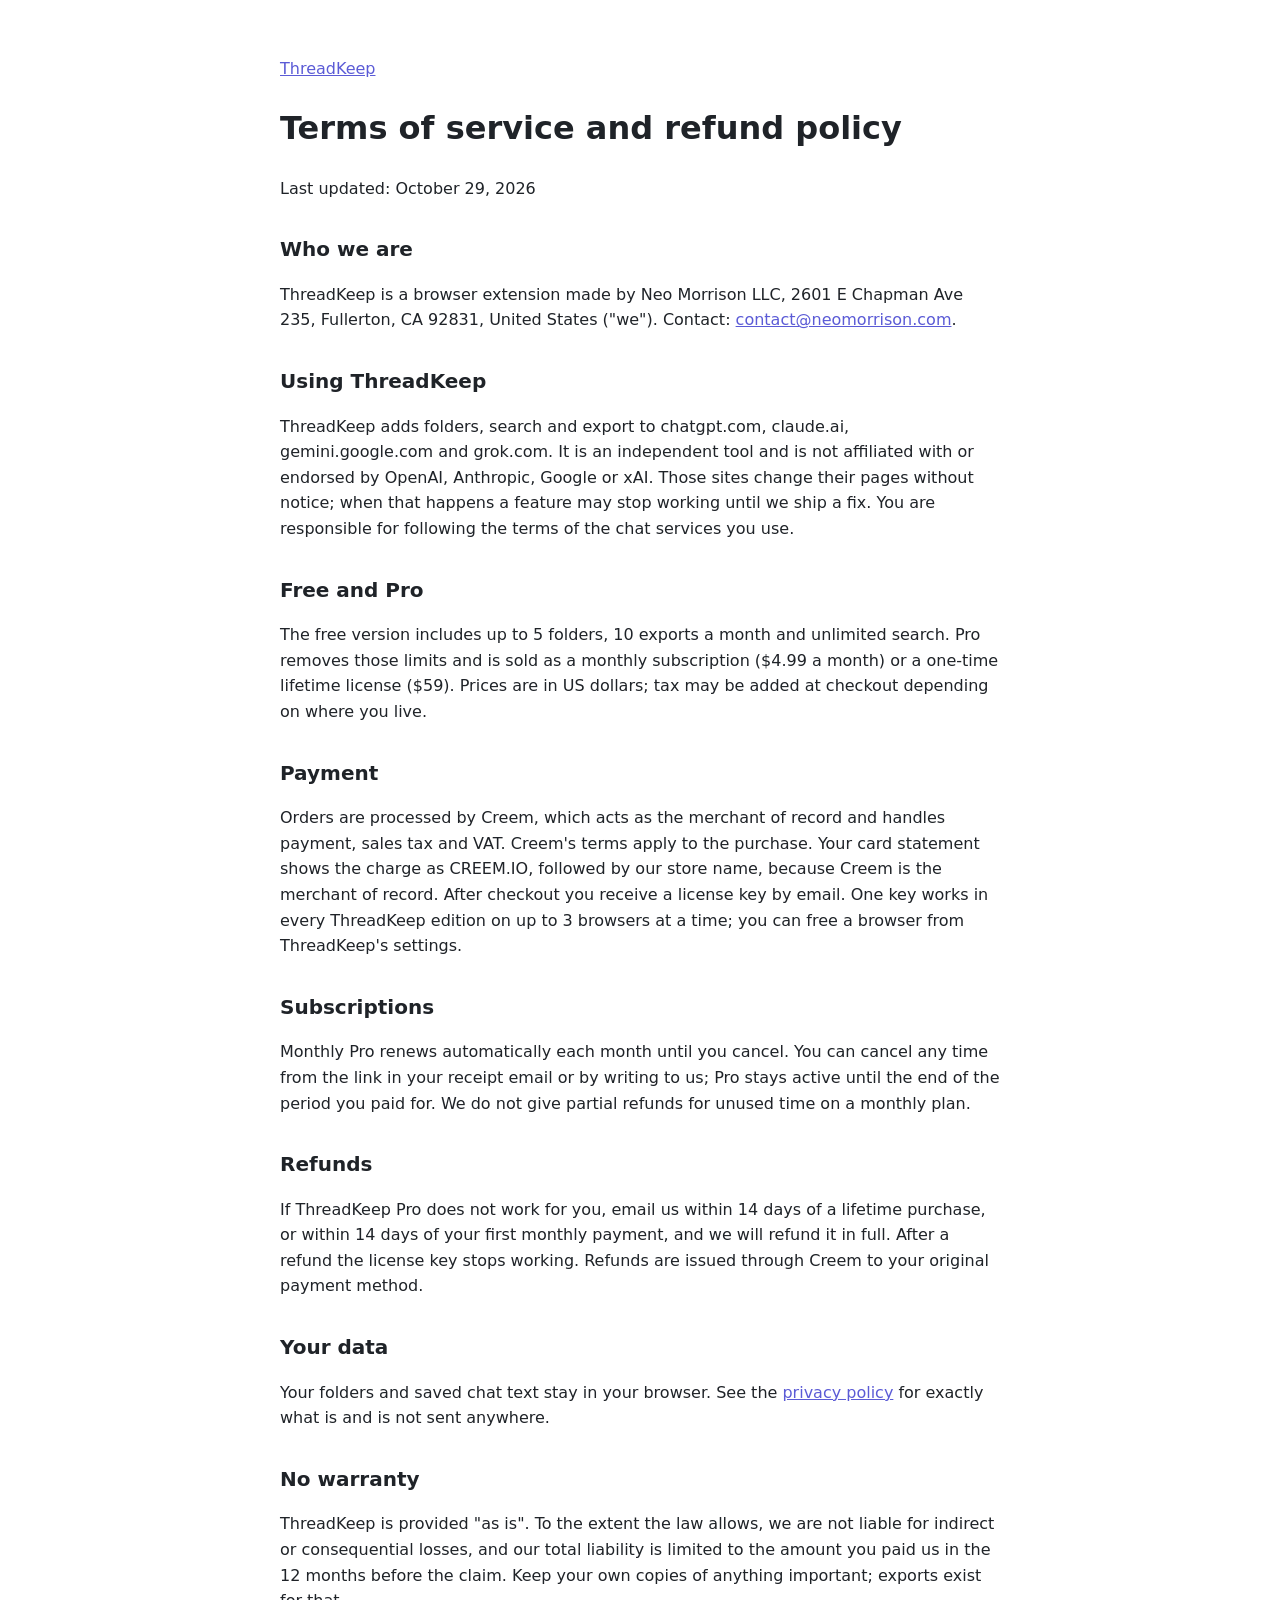
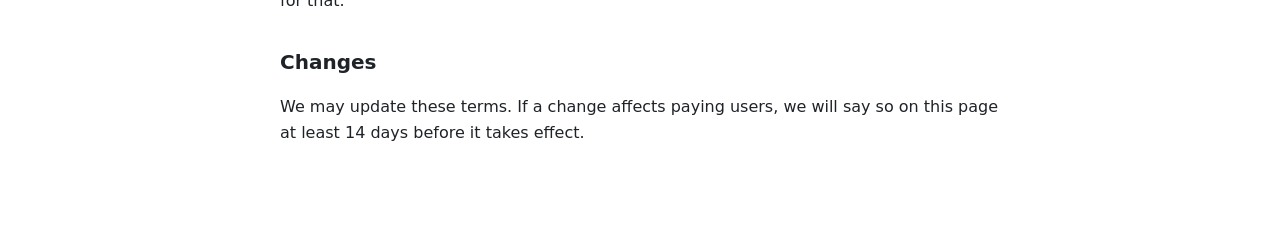
<file: terms.html>
<!doctype html>
<html lang="en"><head><meta charset="utf-8"><meta name="viewport" content="width=device-width, initial-scale=1">
<title>ThreadKeep terms and refunds</title>
<style>:root{--bg:#fff;--fg:#1f2328;--a:#5b5bd6}@media (prefers-color-scheme:dark){:root{--bg:#16161a;--fg:#ececf1;--a:#8b8bf0}}body{margin:0;background:var(--bg);color:var(--fg);font:16px/1.6 -apple-system,system-ui,sans-serif}main{max-width:720px;margin:0 auto;padding:40px 16px 64px}a{color:var(--a)}h2{margin-top:32px;font-size:20px}</style>
</head><body><main>
<p><a href="index.html">ThreadKeep</a></p>
<h1>Terms of service and refund policy</h1>
<p>Last updated: October 29, 2026</p>

<h2>Who we are</h2>
<p>ThreadKeep is a browser extension made by Neo Morrison LLC, 2601 E Chapman Ave 235, Fullerton, CA 92831, United States ("we"). Contact: <a href="mailto:contact@neomorrison.com">contact@neomorrison.com</a>.</p>

<h2>Using ThreadKeep</h2>
<p>ThreadKeep adds folders, search and export to chatgpt.com, claude.ai, gemini.google.com and grok.com. It is an independent tool and is not affiliated with or endorsed by OpenAI, Anthropic, Google or xAI. Those sites change their pages without notice; when that happens a feature may stop working until we ship a fix. You are responsible for following the terms of the chat services you use.</p>

<h2>Free and Pro</h2>
<p>The free version includes up to 5 folders, 10 exports a month and unlimited search. Pro removes those limits and is sold as a monthly subscription ($4.99 a month) or a one-time lifetime license ($59). Prices are in US dollars; tax may be added at checkout depending on where you live.</p>

<h2>Payment</h2>
<p>Orders are processed by Creem, which acts as the merchant of record and handles payment, sales tax and VAT. Creem's terms apply to the purchase. Your card statement shows the charge as CREEM.IO, followed by our store name, because Creem is the merchant of record. After checkout you receive a license key by email. One key works in every ThreadKeep edition on up to 3 browsers at a time; you can free a browser from ThreadKeep's settings.</p>

<h2>Subscriptions</h2>
<p>Monthly Pro renews automatically each month until you cancel. You can cancel any time from the link in your receipt email or by writing to us; Pro stays active until the end of the period you paid for. We do not give partial refunds for unused time on a monthly plan.</p>

<h2>Refunds</h2>
<p>If ThreadKeep Pro does not work for you, email us within 14 days of a lifetime purchase, or within 14 days of your first monthly payment, and we will refund it in full. After a refund the license key stops working. Refunds are issued through Creem to your original payment method.</p>

<h2>Your data</h2>
<p>Your folders and saved chat text stay in your browser. See the <a href="privacy.html">privacy policy</a> for exactly what is and is not sent anywhere.</p>

<h2>No warranty</h2>
<p>ThreadKeep is provided "as is". To the extent the law allows, we are not liable for indirect or consequential losses, and our total liability is limited to the amount you paid us in the 12 months before the claim. Keep your own copies of anything important; exports exist for that.</p>

<h2>Changes</h2>
<p>We may update these terms. If a change affects paying users, we will say so on this page at least 14 days before it takes effect.</p>
</main></body></html>
</file>
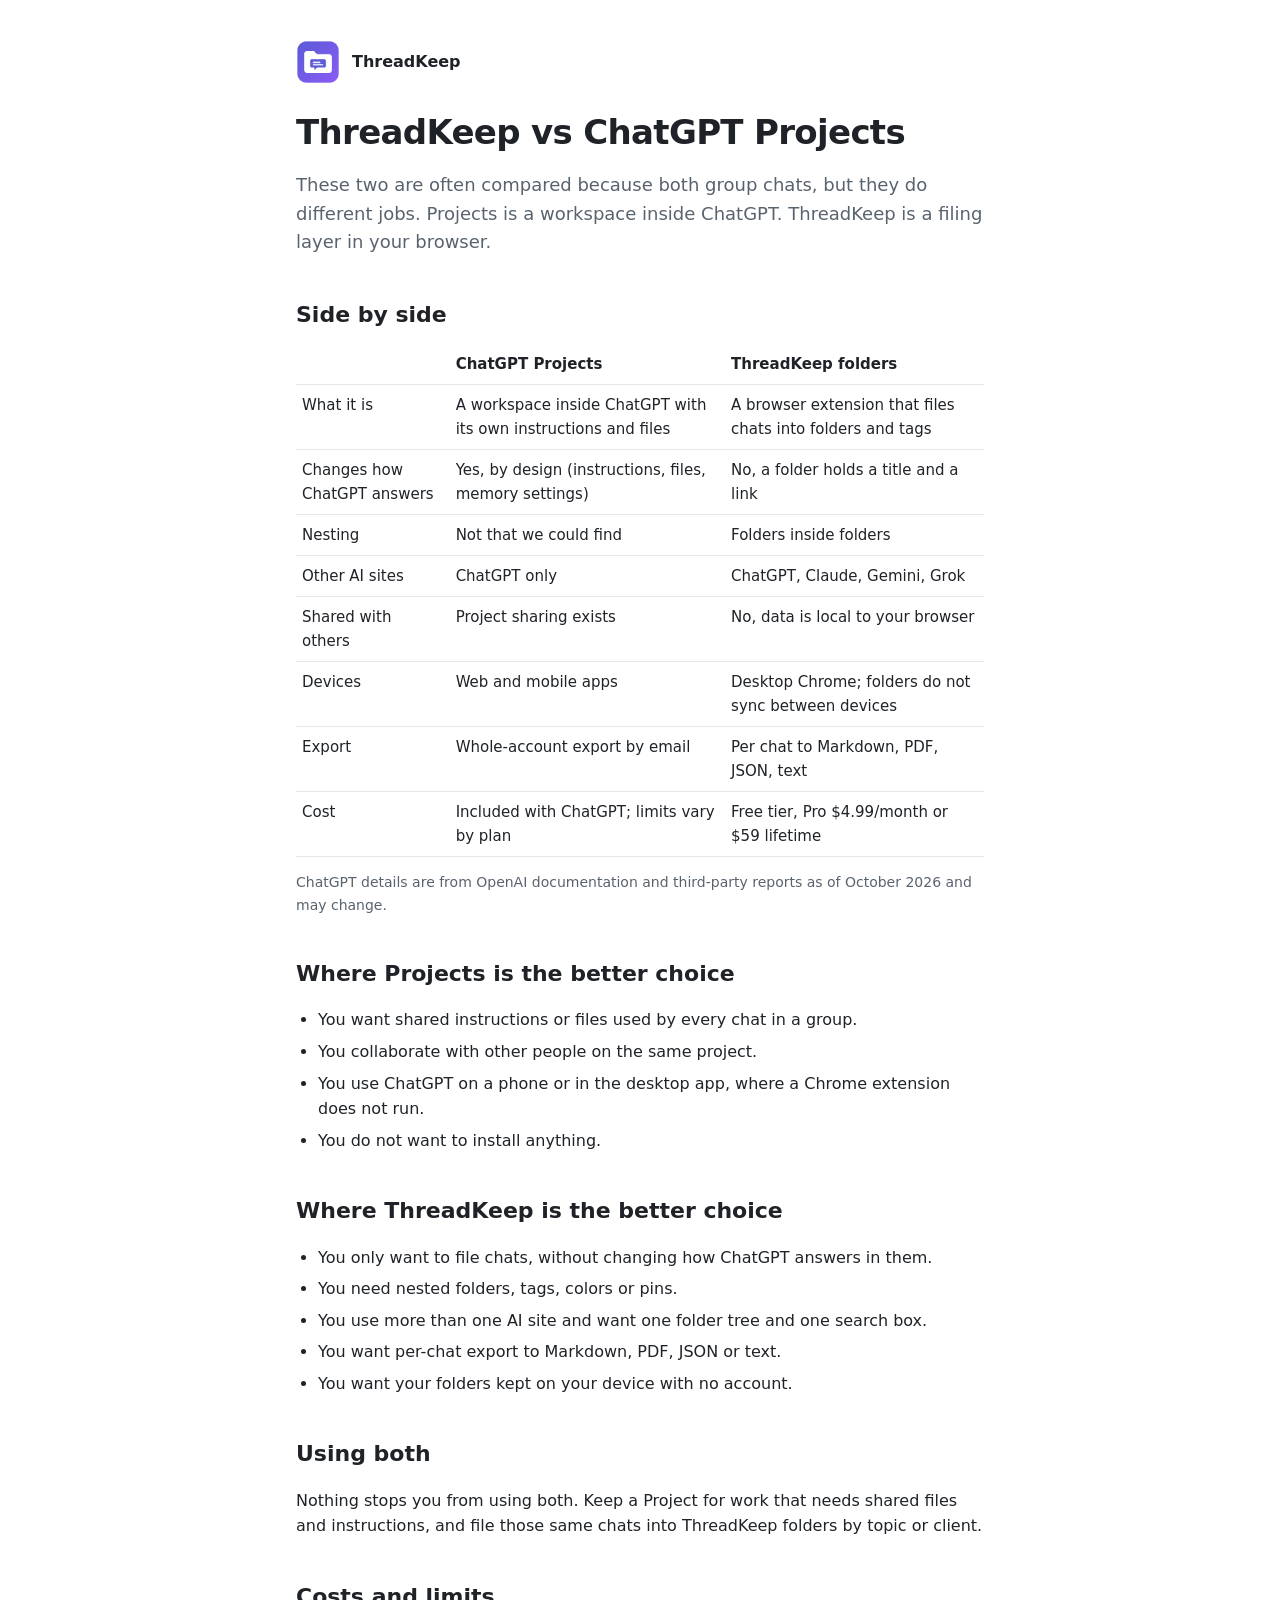
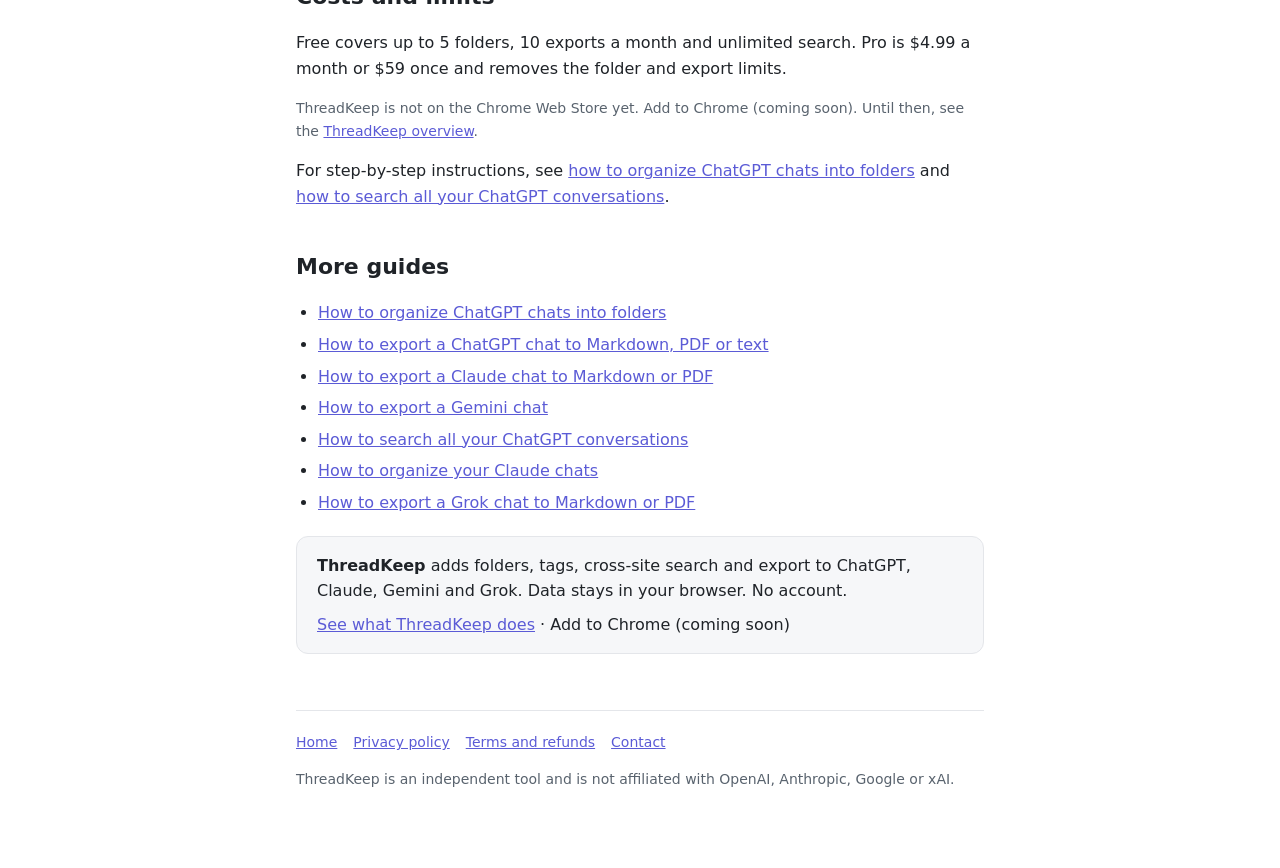
<file: threadkeep-vs-chatgpt-projects.html>
<!doctype html>
<html lang="en"><head><meta charset="utf-8"><meta name="viewport" content="width=device-width, initial-scale=1">
<title>ThreadKeep vs ChatGPT Projects: What Each Is For</title>
<meta name="description" content="ChatGPT Projects and ThreadKeep folders solve different problems. A plain comparison of what each does, where each falls short, and when to use both.">
<link rel="canonical" href="https://threadkeep.neomorrison.com/threadkeep-vs-chatgpt-projects.html">
<link rel="icon" href="icon-128.png">
<script type="application/ld+json">{
 "@context": "https://schema.org",
 "@type": "Article",
 "headline": "ThreadKeep vs ChatGPT Projects",
 "description": "ChatGPT Projects and ThreadKeep folders solve different problems. A plain comparison of what each does, where each falls short, and when to use both.",
 "datePublished": "2026-10-30",
 "dateModified": "2026-10-30",
 "author": {
  "@type": "Organization",
  "name": "Neo Morrison LLC"
 },
 "publisher": {
  "@type": "Organization",
  "name": "Neo Morrison LLC"
 },
 "mainEntityOfPage": "https://threadkeep.neomorrison.com/threadkeep-vs-chatgpt-projects.html"
}</script>
<style>
:root{--bg:#fff;--fg:#1f2328;--muted:#59636e;--line:#e4e6ea;--card:#f6f7f9;--a:#5b5bd6}
@media (prefers-color-scheme:dark){:root{--bg:#16161a;--fg:#ececf1;--muted:#a1a1aa;--line:#2c2c33;--card:#1e1e24;--a:#8b8bf0}}
*{box-sizing:border-box}body{margin:0;background:var(--bg);color:var(--fg);font:16px/1.6 -apple-system,system-ui,"Segoe UI",sans-serif}
main{max-width:720px;margin:0 auto;padding:40px 16px 64px}a{color:var(--a)}
header{display:flex;align-items:center;gap:12px}header img{width:44px;height:44px;border-radius:10px}header a{color:var(--fg);text-decoration:none;font-weight:600}
h1{font-size:34px;line-height:1.2;margin:28px 0 12px;letter-spacing:-.02em}h2{margin:40px 0 12px;font-size:22px}
.lead{font-size:18px;color:var(--muted)}
ol,ul{padding-left:22px}li{margin:6px 0}
.card{background:var(--card);border:1px solid var(--line);border-radius:12px;padding:16px 20px;margin:20px 0}
.card p{margin:0}.card p+p{margin-top:8px}
figure{margin:24px 0}figure img{width:100%;border:1px solid var(--line);border-radius:10px;display:block}figcaption{font-size:14px;color:var(--muted);margin-top:6px}
table{border-collapse:collapse;width:100%;font-size:15px}th,td{text-align:left;border-bottom:1px solid var(--line);padding:8px 6px;vertical-align:top}
.small{font-size:14px;color:var(--muted)}
footer{margin-top:56px;padding-top:20px;border-top:1px solid var(--line);font-size:14px;color:var(--muted)}
footer a{margin-right:16px}
</style></head>
<body><main>
<header><img src="icon-128.png" alt=""><a href="index.html">ThreadKeep</a></header>
<h1>ThreadKeep vs ChatGPT Projects</h1>
<p class="lead">These two are often compared because both group chats, but they do different jobs. Projects is a workspace inside ChatGPT. ThreadKeep is a filing layer in your browser.</p>
<h2>Side by side</h2>
<table>
<tr><th></th><th>ChatGPT Projects</th><th>ThreadKeep folders</th></tr>
<tr><td>What it is</td><td>A workspace inside ChatGPT with its own instructions and files</td><td>A browser extension that files chats into folders and tags</td></tr>
<tr><td>Changes how ChatGPT answers</td><td>Yes, by design (instructions, files, memory settings)</td><td>No, a folder holds a title and a link</td></tr>
<tr><td>Nesting</td><td>Not that we could find</td><td>Folders inside folders</td></tr>
<tr><td>Other AI sites</td><td>ChatGPT only</td><td>ChatGPT, Claude, Gemini, Grok</td></tr>
<tr><td>Shared with others</td><td>Project sharing exists</td><td>No, data is local to your browser</td></tr>
<tr><td>Devices</td><td>Web and mobile apps</td><td>Desktop Chrome; folders do not sync between devices</td></tr>
<tr><td>Export</td><td>Whole-account export by email</td><td>Per chat to Markdown, PDF, JSON, text</td></tr>
<tr><td>Cost</td><td>Included with ChatGPT; limits vary by plan</td><td>Free tier, Pro $4.99/month or $59 lifetime</td></tr>
</table><p class="small">ChatGPT details are from OpenAI documentation and third-party reports as of October 2026 and may change.</p>
<h2>Where Projects is the better choice</h2>
<ul><li>You want shared instructions or files used by every chat in a group.</li><li>You collaborate with other people on the same project.</li><li>You use ChatGPT on a phone or in the desktop app, where a Chrome extension does not run.</li><li>You do not want to install anything.</li></ul>
<h2>Where ThreadKeep is the better choice</h2>
<ul><li>You only want to file chats, without changing how ChatGPT answers in them.</li><li>You need nested folders, tags, colors or pins.</li><li>You use more than one AI site and want one folder tree and one search box.</li><li>You want per-chat export to Markdown, PDF, JSON or text.</li><li>You want your folders kept on your device with no account.</li></ul>
<h2>Using both</h2>
<p>Nothing stops you from using both. Keep a Project for work that needs shared files and instructions, and file those same chats into ThreadKeep folders by topic or client.</p>
<h2>Costs and limits</h2>
<p>Free covers up to 5 folders, 10 exports a month and unlimited search. Pro is $4.99 a month or $59 once and removes the folder and export limits.</p><p class="small">ThreadKeep is not on the Chrome Web Store yet. Add to Chrome (coming soon). Until then, see the <a href="index.html">ThreadKeep overview</a>.</p><p>For step-by-step instructions, see <a href="organize-chatgpt-chats-into-folders.html">how to organize ChatGPT chats into folders</a> and <a href="search-all-chatgpt-conversations.html">how to search all your ChatGPT conversations</a>.</p>
<h2>More guides</h2>
<ul><li><a href="organize-chatgpt-chats-into-folders.html">How to organize ChatGPT chats into folders</a></li><li><a href="export-chatgpt-chat-to-markdown-pdf.html">How to export a ChatGPT chat to Markdown, PDF or text</a></li><li><a href="export-claude-chat-to-markdown-pdf.html">How to export a Claude chat to Markdown or PDF</a></li><li><a href="export-gemini-chat.html">How to export a Gemini chat</a></li><li><a href="search-all-chatgpt-conversations.html">How to search all your ChatGPT conversations</a></li><li><a href="organize-claude-chats.html">How to organize your Claude chats</a></li><li><a href="export-grok-conversation.html">How to export a Grok chat to Markdown or PDF</a></li></ul>
<div class="card"><p><strong>ThreadKeep</strong> adds folders, tags, cross-site search and export to ChatGPT, Claude, Gemini and Grok. Data stays in your browser. No account.</p><p><a href="index.html">See what ThreadKeep does</a> · Add to Chrome (coming soon)</p></div>
<footer>
<a href="index.html">Home</a><a href="privacy.html">Privacy policy</a><a href="terms.html">Terms and refunds</a><a href="mailto:contact@neomorrison.com">Contact</a>
<p>ThreadKeep is an independent tool and is not affiliated with OpenAI, Anthropic, Google or xAI.</p>
</footer>
</main></body></html>
</file>
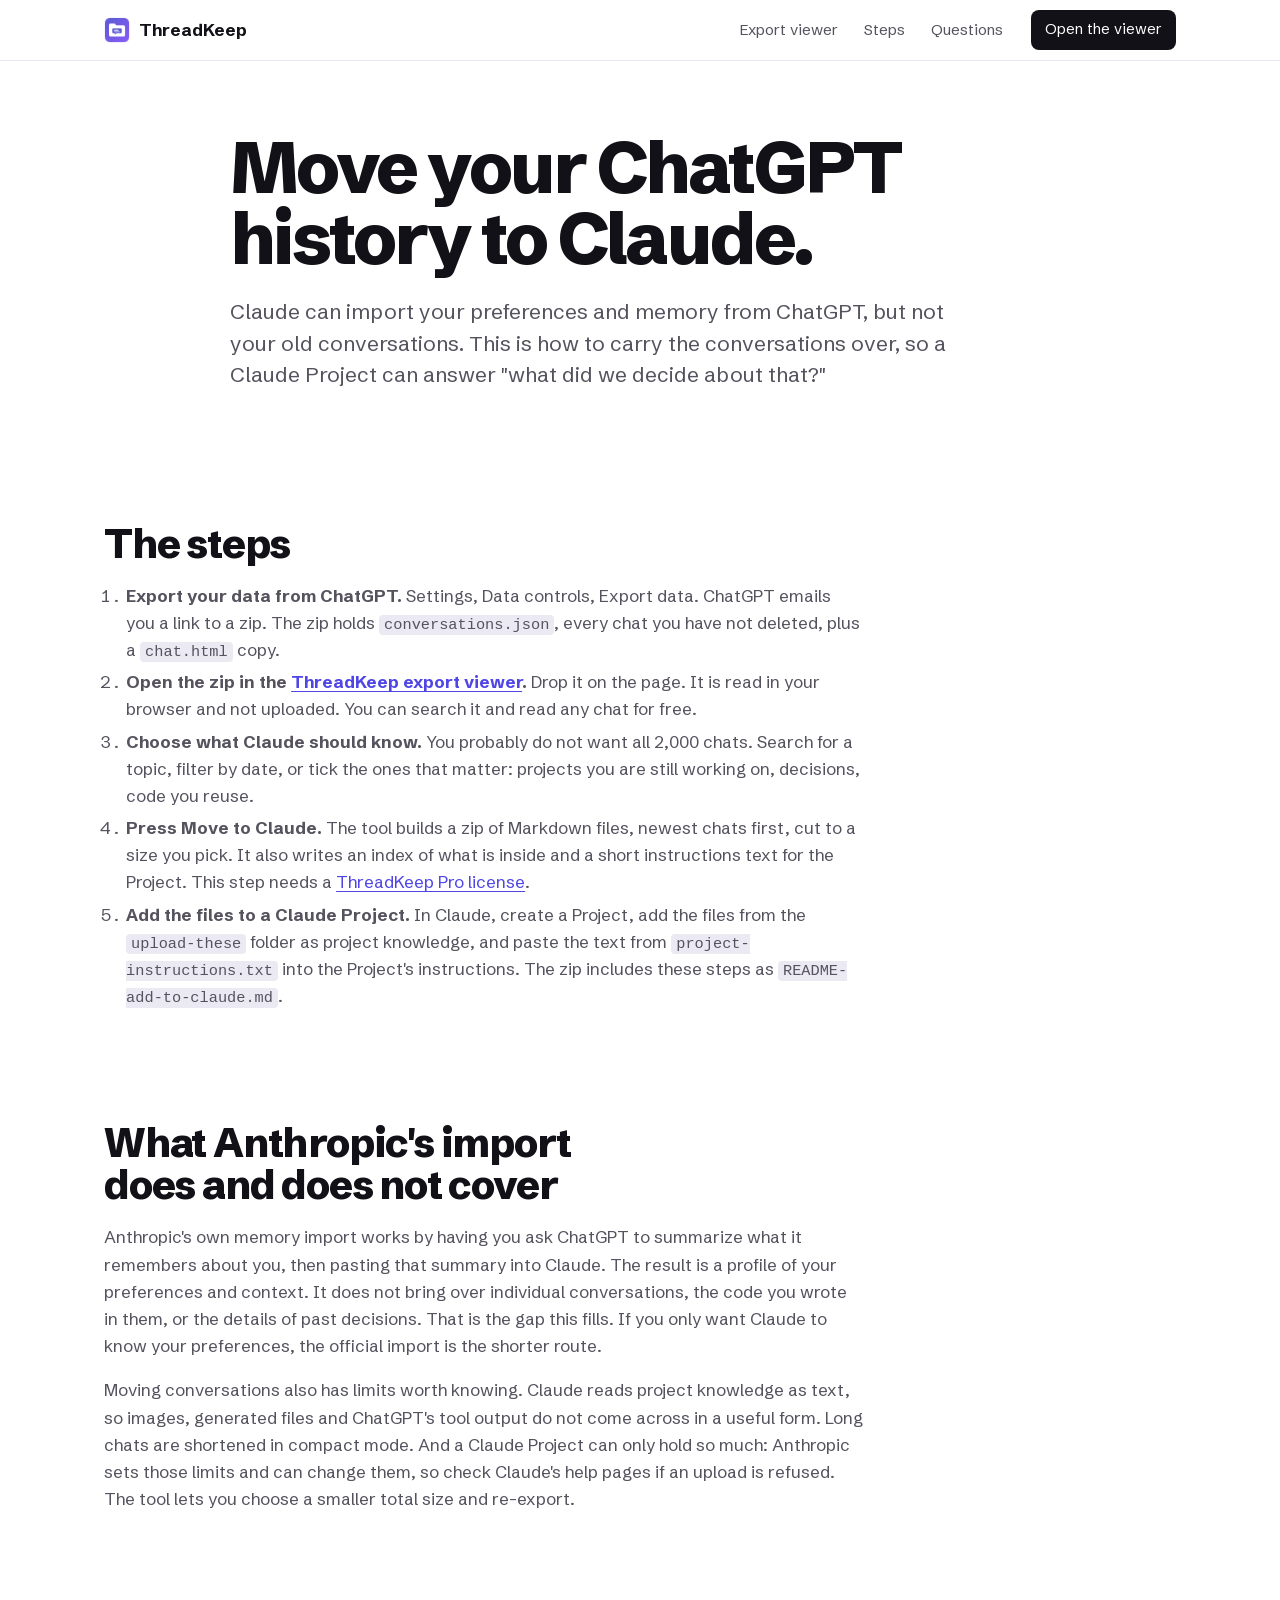
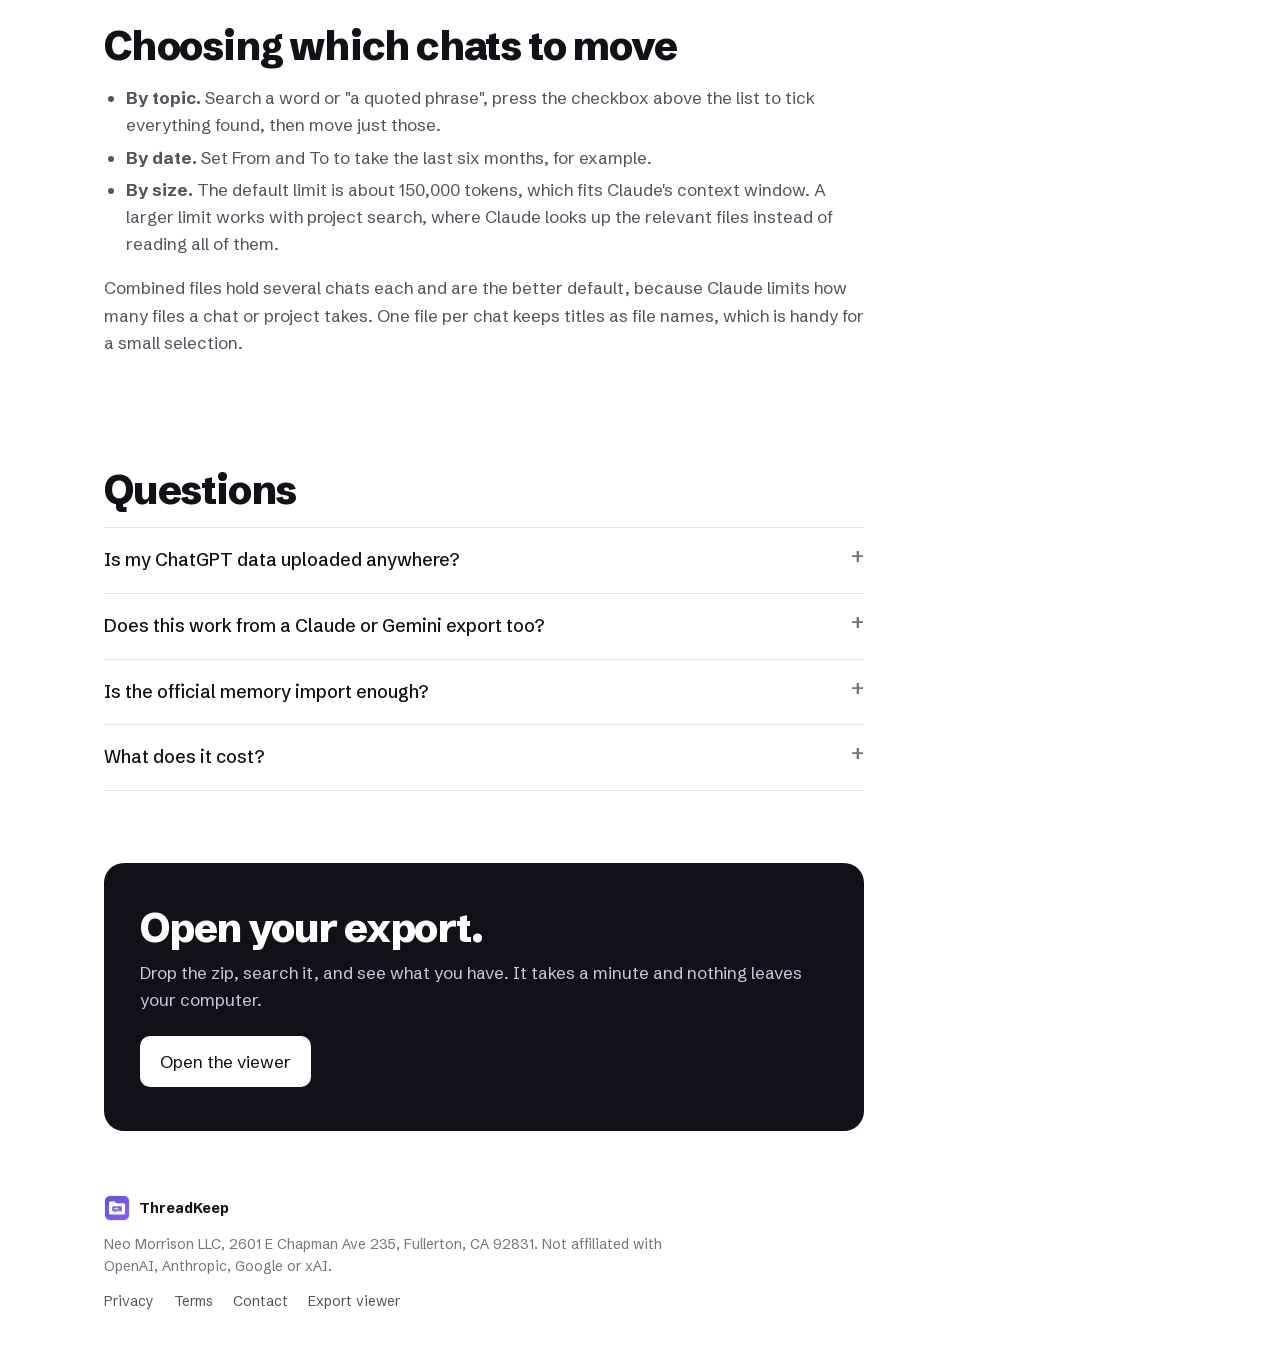
<file: export/chatgpt-to-claude.html>
<!doctype html>
<html lang="en"><head><meta charset="utf-8">
<meta name="viewport" content="width=device-width, initial-scale=1">
<title>Move ChatGPT History to Claude: Export, Convert, Add to a Project</title>
<meta name="description" content="How to move your ChatGPT chat history to Claude. Export your data, convert it to Markdown files sized for a Claude Project, and add them. Done in your browser.">
<link rel="canonical" href="https://threadkeep.neomorrison.com/export/chatgpt-to-claude.html">
<link rel="icon" href="../icon-128.png">
<link rel="stylesheet" href="export.css">
<script type="application/ld+json">{
 "@context": "https://schema.org",
 "@type": "HowTo",
 "name": "Move your ChatGPT history to Claude",
 "description": "Export your ChatGPT data, convert the chats to Markdown files, and add them to a Claude Project as knowledge.",
 "step": [
  {"@type": "HowToStep", "position": 1, "name": "Export your ChatGPT data", "text": "In ChatGPT open Settings, Data controls, Export data. ChatGPT emails a link to a zip file that contains conversations.json."},
  {"@type": "HowToStep", "position": 2, "name": "Open the zip in the ThreadKeep viewer", "text": "Drop the zip on threadkeep.neomorrison.com/export/. It is read in your browser and not uploaded."},
  {"@type": "HowToStep", "position": 3, "name": "Choose the chats", "text": "Search, filter by date or tick the chats you want Claude to know about."},
  {"@type": "HowToStep", "position": 4, "name": "Build the Claude files", "text": "Use Move to Claude to make Markdown files sized for a Claude Project, with an index and instructions."},
  {"@type": "HowToStep", "position": 5, "name": "Add them to a Claude Project", "text": "In Claude create a Project, add the files as project knowledge, and paste the suggested project instructions."}
 ]
}</script>
</head>
<body>
<header><div class="wrap bar">
<a class="brand" href="../"><img src="../icon-128.png" alt="">ThreadKeep</a>
<nav aria-label="Main"><a href="./">Export viewer</a><a href="#steps">Steps</a><a href="#help">Questions</a></nav>
<a class="btn small" href="./">Open the viewer</a>
</div></header>

<main>
<div class="wrap top">
<h1>Move your ChatGPT history to Claude.</h1>
<p class="lede">Claude can import your preferences and memory from ChatGPT, but not your old conversations. This is how to carry the conversations over, so a Claude Project can answer "what did we decide about that?"</p>
</div>

<div class="wrap">
<section class="prose" id="steps">
<h2>The steps</h2>
<ol>
<li><strong>Export your data from ChatGPT.</strong> Settings, Data controls, Export data. ChatGPT emails you a link to a zip. The zip holds <code class="i">conversations.json</code>, every chat you have not deleted, plus a <code class="i">chat.html</code> copy.</li>
<li><strong>Open the zip in the <a href="./">ThreadKeep export viewer</a>.</strong> Drop it on the page. It is read in your browser and not uploaded. You can search it and read any chat for free.</li>
<li><strong>Choose what Claude should know.</strong> You probably do not want all 2,000 chats. Search for a topic, filter by date, or tick the ones that matter: projects you are still working on, decisions, code you reuse.</li>
<li><strong>Press Move to Claude.</strong> The tool builds a zip of Markdown files, newest chats first, cut to a size you pick. It also writes an index of what is inside and a short instructions text for the Project. This step needs a <a href="./#plans">ThreadKeep Pro license</a>.</li>
<li><strong>Add the files to a Claude Project.</strong> In Claude, create a Project, add the files from the <code class="i">upload-these</code> folder as project knowledge, and paste the text from <code class="i">project-instructions.txt</code> into the Project's instructions. The zip includes these steps as <code class="i">README-add-to-claude.md</code>.</li>
</ol>
</section>

<section class="prose" id="what">
<h2>What Anthropic's import does and does not cover</h2>
<p>Anthropic's own memory import works by having you ask ChatGPT to summarize what it remembers about you, then pasting that summary into Claude. The result is a profile of your preferences and context. It does not bring over individual conversations, the code you wrote in them, or the details of past decisions. That is the gap this fills. If you only want Claude to know your preferences, the official import is the shorter route.</p>
<p>Moving conversations also has limits worth knowing. Claude reads project knowledge as text, so images, generated files and ChatGPT's tool output do not come across in a useful form. Long chats are shortened in compact mode. And a Claude Project can only hold so much: Anthropic sets those limits and can change them, so check Claude's help pages if an upload is refused. The tool lets you choose a smaller total size and re-export.</p>
</section>

<section class="prose" id="choose">
<h2>Choosing which chats to move</h2>
<ul>
<li><strong>By topic.</strong> Search a word or "a quoted phrase", press the checkbox above the list to tick everything found, then move just those.</li>
<li><strong>By date.</strong> Set From and To to take the last six months, for example.</li>
<li><strong>By size.</strong> The default limit is about 150,000 tokens, which fits Claude's context window. A larger limit works with project search, where Claude looks up the relevant files instead of reading all of them.</li>
</ul>
<p>Combined files hold several chats each and are the better default, because Claude limits how many files a chat or project takes. One file per chat keeps titles as file names, which is handy for a small selection.</p>
</section>

<section class="prose" id="help">
<h2>Questions</h2>
<details><summary>Is my ChatGPT data uploaded anywhere?</summary><p>No. The viewer runs in your browser, and its security policy blocks every connection except the license check. See <a href="./#private">how to verify this</a>.</p></details>
<details><summary>Does this work from a Claude or Gemini export too?</summary><p>The viewer opens Claude, Gemini and Grok exports, and Move to Claude works on any of them. The page is about ChatGPT because that is the move most people ask about.</p></details>
<details><summary>Is the official memory import enough?</summary><p>If you want Claude to know your preferences, yes. If you want it to be able to look up what you worked out in a specific old conversation, it will not, because those conversations are not part of memory.</p></details>
<details><summary>What does it cost?</summary><p>Reading, searching and exporting single chats are free. Move to Claude and bulk export need ThreadKeep Pro, $59 once or $4.99 a month.</p></details>
</section>

<div class="cta">
<h2>Open your export.</h2>
<p>Drop the zip, search it, and see what you have. It takes a minute and nothing leaves your computer.</p>
<a class="btn" href="./#tool">Open the viewer</a>
</div>
</div>
</main>

<footer><div class="wrap">
<a class="brand foot" href="../"><img src="../icon-128.png" alt="">ThreadKeep</a>
<p>Neo Morrison LLC, 2601 E Chapman Ave 235, Fullerton, CA 92831. Not affiliated with OpenAI, Anthropic, Google or xAI.</p>
<a href="../privacy.html">Privacy</a><a href="../terms.html">Terms</a><a href="mailto:contact@neomorrison.com">Contact</a><a href="./">Export viewer</a>
</div></footer>
</body></html>
</file>
<file: export/export.css>
@font-face{font-family:"Schibsted Grotesk";font-style:normal;font-weight:400 800;font-display:swap;src:url(fonts/schibsted-grotesk-latin.woff2) format("woff2")}
:root{--ink:#121117;--soft:#56535f;--faint:#767380;--rule:#e8e6ee;--wash:#f5f4f8;--a:#4f46e5;
--chatgpt:#10b981;--claude:#f97316;--gemini:#6366f1;--grok:#ec4899;--ease:cubic-bezier(.16,1,.3,1)}
*{box-sizing:border-box}
html{scroll-behavior:smooth}
body{margin:0;background:#fff;color:var(--ink);font:400 17px/1.6 "Schibsted Grotesk",system-ui,sans-serif}
::selection{background:#dcd9fb}
a{color:var(--a);text-underline-offset:3px}
:focus-visible{outline:2px solid var(--a);outline-offset:3px;border-radius:4px}
[hidden]{display:none!important}
.wrap{max-width:1120px;margin:0 auto;padding:0 24px}

header{position:sticky;top:0;z-index:5;background:#fff;border-bottom:1px solid var(--rule)}
.bar{display:flex;align-items:center;gap:28px;height:60px}
.brand{display:flex;align-items:center;gap:9px;font-weight:700;color:var(--ink);text-decoration:none;margin-right:auto}
.brand img{width:26px;height:26px;border-radius:6px}
.bar nav{display:flex;gap:26px}
.bar nav a{color:var(--soft);text-decoration:none;font-size:15px}.bar nav a:hover{color:var(--ink)}
.btn{display:inline-flex;align-items:center;justify-content:center;gap:8px;background:var(--ink);color:#fff;padding:12px 20px;border:0;border-radius:10px;font:500 16px/1.2 inherit;font-family:inherit;text-decoration:none;cursor:pointer;transition:transform .2s var(--ease),background .2s}
.btn:hover{background:#2c2a35;transform:translateY(-1px)}
.btn:disabled{opacity:.45;cursor:default;transform:none}
.btn.small{padding:8px 14px;font-size:14.5px;border-radius:8px}
.btn.ghost{background:none;color:var(--ink);box-shadow:inset 0 0 0 1px #d9d6e2}.btn.ghost:hover{background:var(--wash)}

.top{padding:72px 0 36px;max-width:820px}
h1{font-size:clamp(40px,6.4vw,72px);line-height:.98;font-weight:800;letter-spacing:-.038em;margin:0 0 22px;text-wrap:balance}
.lede{font-size:clamp(18px,2vw,21px);line-height:1.5;color:var(--soft);margin:0;max-width:36em}
h2{font-size:clamp(28px,3.4vw,40px);line-height:1.05;font-weight:800;letter-spacing:-.03em;margin:0 0 16px;text-wrap:balance}
h3{font-size:19px;margin:28px 0 6px}
.soft{color:var(--soft)}
.fine{font-size:14px;color:var(--faint)}

/* Drop zone */
.drop{border:2px dashed #cfcbd9;border-radius:18px;padding:56px 32px;text-align:center;transition:border-color .2s,background .2s}
.drop.over{border-color:var(--a);background:#f7f6ff}
.drop h2{font-size:clamp(24px,3vw,32px);margin-bottom:10px}
.drop .formats{color:var(--soft);margin:0 auto 24px;max-width:38em}
.drop .row{display:flex;justify-content:center;flex-wrap:wrap;gap:12px}
.drop .private{margin:22px auto 0;max-width:40em;font-size:14.5px;color:var(--soft)}
.drop[data-busy] .idle{display:none}
.busy{display:none}.drop[data-busy] .busy{display:block}
progress{width:min(420px,90%);height:8px;margin-top:14px;accent-color:var(--a)}
.status{margin:14px 0 0;padding:12px 14px;border-radius:10px;background:var(--wash);font-size:15px}
.status[data-kind=error]{background:#fdeceb;color:#8a1f17}
.status[data-kind=warn]{background:#fff4e0;color:#6b4300}

/* Workspace */
.work{border:1px solid var(--rule);border-radius:16px;overflow:hidden}
.wbar{display:flex;align-items:center;gap:14px;flex-wrap:wrap;padding:12px 16px;border-bottom:1px solid var(--rule);background:#fbfafd}
.wbar .name{font-weight:700;overflow:hidden;text-overflow:ellipsis;white-space:nowrap;max-width:32ch}
.wbar .counts{color:var(--soft);font-size:15px;margin-right:auto}
.cols{display:grid;grid-template-columns:380px 1fr;height:min(78vh,760px);min-height:520px}
.listpane{display:flex;flex-direction:column;border-right:1px solid var(--rule);min-height:0}
.filters{padding:12px;border-bottom:1px solid var(--rule);display:grid;gap:8px}
input[type=search],input[type=text],input[type=date],select{font:inherit;font-size:15px;padding:8px 10px;border:1px solid #d9d6e2;border-radius:8px;background:#fff;color:var(--ink);min-width:0;width:100%}
.frow{display:flex;gap:8px}
.frow>*{flex:1}
.frow label{font-size:12.5px;color:var(--faint);display:grid;gap:2px}
.selbar{display:flex;align-items:center;gap:10px;padding:8px 12px;border-bottom:1px solid var(--rule);font-size:14px;color:var(--soft)}
.selbar .grow{margin-right:auto}
.list{list-style:none;margin:0;padding:0;overflow:auto;flex:1;min-height:0}
.row{display:flex;align-items:flex-start;border-bottom:1px solid var(--rule)}
.row.on{background:var(--wash);box-shadow:inset 3px 0 0 var(--a)}
.ck{padding:12px 4px 0 12px}
.ck input{width:16px;height:16px;accent-color:var(--a)}
.open{all:unset;box-sizing:border-box;flex:1;min-width:0;padding:10px 12px 11px 8px;cursor:pointer;display:block}
.open:hover{background:var(--wash)}
.open:focus-visible{outline:2px solid var(--a);outline-offset:-2px}
.open .t{display:block;font-weight:500;font-size:15.5px;line-height:1.35;overflow:hidden;text-overflow:ellipsis;white-space:nowrap}
.open .m{display:block;font-size:13px;color:var(--faint);margin-top:1px}
.open .snip{display:block;font-size:13.5px;color:var(--soft);margin-top:3px;overflow:hidden;display:-webkit-box;-webkit-line-clamp:2;-webkit-box-orient:vertical}
.sq{display:inline-block;width:9px;height:9px;border-radius:2.5px;margin-right:7px;background:var(--faint)}
.sq.chatgpt{background:var(--chatgpt)}.sq.claude{background:var(--claude)}.sq.gemini{background:var(--gemini)}.sq.grok{background:var(--grok)}
.more{margin:12px}
.acts{display:flex;gap:8px;padding:10px 12px;border-top:1px solid var(--rule);background:#fbfafd}
.acts .btn{flex:1;padding:10px 8px;font-size:14.5px}
.lock{font-size:12px;font-weight:500;opacity:.7}

/* Reader */
.reader{overflow:auto;padding:24px 32px 40px;min-width:0}
.reader .empty{color:var(--faint);margin-top:30vh;text-align:center}
.rhead h2{font-size:26px;letter-spacing:-.02em;margin:0 0 4px}
.rmeta{margin:0 0 12px;color:var(--soft);font-size:14.5px}
.rbar{display:flex;gap:8px;flex-wrap:wrap;margin-bottom:18px}
.msg{margin:0 0 6px;padding:14px 0 6px;border-top:1px solid var(--rule)}
.msg .who{display:flex;gap:10px;align-items:baseline;font-size:14px;margin-bottom:6px}
.msg .who b{font-weight:700}.msg .who time{color:var(--faint);font-size:12.5px}
.msg.user .body{background:var(--wash);border-radius:12px;padding:10px 14px}
.msg.tool{opacity:.78}
.body{overflow-wrap:anywhere;font-size:16px}
.body p{margin:0 0 .8em}.body p.h{font-weight:700}
.body ul{margin:0 0 .8em;padding-left:1.3em}
.body pre{background:#15141a;color:#ecebf2;border-radius:10px;padding:14px 16px;overflow:auto;margin:0 0 1em;font:13px/1.55 ui-monospace,SFMono-Regular,Menlo,monospace}
.body code{font:.88em ui-monospace,SFMono-Regular,Menlo,monospace;background:#ebe9f2;border-radius:4px;padding:1px 4px}
.body pre code{background:none;padding:0;font-size:inherit}
mark{background:#fde68a;color:inherit;border-radius:2px}
.att{font-size:13.5px;color:var(--soft);margin:4px 0}

/* Dialogs */
dialog{border:0;border-radius:16px;padding:0;width:min(560px,calc(100vw - 32px));max-height:calc(100vh - 48px);box-shadow:0 30px 80px -20px rgba(18,17,23,.45);color:var(--ink);font:inherit}
dialog::backdrop{background:rgba(18,17,23,.45)}
.dlg{padding:26px 28px 24px}
.dlg h2{font-size:26px;margin-bottom:6px}
.dlg .x{float:right;margin:-6px -8px 0 0}
fieldset{border:0;padding:0;margin:16px 0 0}
legend{font-weight:700;font-size:15px;padding:0;margin-bottom:6px}
.opt{display:block;margin:5px 0;font-size:15.5px}
.opt input{margin-right:8px;accent-color:var(--a)}
.opt input:disabled+*,.opt:has(input:disabled){color:var(--faint)}
.dlg select{width:auto;min-width:12em}
.dlg .go{margin-top:20px;display:flex;gap:12px;align-items:center;flex-wrap:wrap}
.out{margin:14px 0 0;font-size:15px;color:var(--soft)}
.out[data-kind=error]{color:#8a1f17}.out[data-kind=ok]{color:#0b6b4c}
.err{color:#8a1f17;font-size:14.5px;margin:8px 0 0;min-height:1.2em}
dialog[data-pro="0"] .unlocked,dialog[data-pro="1"] .locked{display:none}
.keyform{display:flex;gap:8px;margin-top:14px}
.keyform input{flex:1}
.buy{font-size:15px;margin:12px 0 0}
.steps{margin:12px 0 0;padding-left:1.2em;font-size:15px;color:var(--soft)}

/* Prose */
section.prose{padding:96px 0 0;max-width:760px}
.prose p,.prose li{color:var(--soft)}
.prose ol,.prose ul{padding-left:1.3em}
.prose li{margin:5px 0}
.cmp{width:100%;border-collapse:collapse;margin:20px 0 0;font-size:16px}
.cmp th,.cmp td{text-align:left;vertical-align:top;padding:12px 16px 12px 0;border-top:1px solid var(--rule)}
.cmp th{width:34%;font-weight:700}
.cmp tr:last-child td,.cmp tr:last-child th{border-bottom:1px solid var(--rule)}
details{border-top:1px solid var(--rule)}details:last-of-type{border-bottom:1px solid var(--rule)}
summary{cursor:pointer;padding:18px 0;font-weight:500;font-size:18px;list-style:none;display:flex;justify-content:space-between;gap:16px}
summary::-webkit-details-marker{display:none}
summary::after{content:"+";color:var(--faint);font-size:22px;line-height:1}details[open] summary::after{content:"−"}
details p{margin:0 0 18px}
.cta{margin:72px 0 0;padding:44px 36px;background:var(--ink);color:#fff;border-radius:20px;max-width:760px}
.cta h2{color:#fff;margin-bottom:10px}.cta p{color:#c9c6d6;margin:0 0 22px}.cta .btn{background:#fff;color:var(--ink)}
code.i{font:.9em ui-monospace,SFMono-Regular,Menlo,monospace;background:#ebe9f2;border-radius:4px;padding:1px 5px}

footer{padding:64px 0 56px;font-size:14px;color:var(--faint)}
footer a{color:var(--soft);text-decoration:none;margin-right:20px}footer a:hover{color:var(--ink)}
footer p{max-width:42em;margin:12px 0}

@media (max-width:860px){
.bar nav{display:none}
.top{padding-top:44px}
.cols{grid-template-columns:1fr;height:auto}
.listpane{border-right:0;border-bottom:1px solid var(--rule);max-height:70vh}
.reader{padding:20px 18px 32px;min-height:50vh}
.reader .empty{margin-top:60px}
.drop{padding:36px 18px}
section.prose{padding-top:64px}
.cta{padding:32px 22px}
}
@media (prefers-reduced-motion:reduce){html{scroll-behavior:auto}*{transition:none!important}}

select.auto{width:auto}
.brand.foot{margin-bottom:12px}

#tool,section.prose{scroll-margin-top:76px}
</file>
